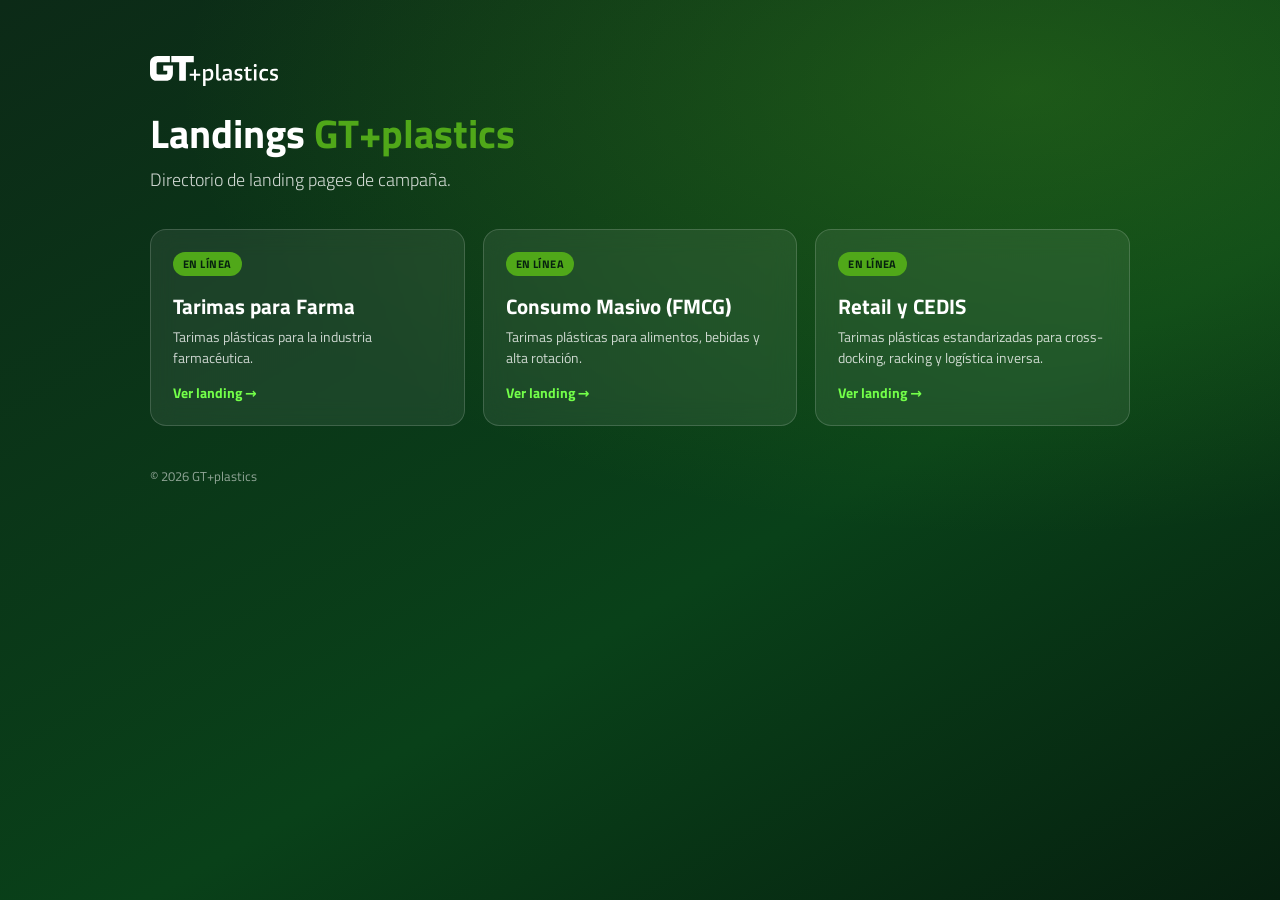
<file: index.html>
<!DOCTYPE html>
<html lang="es-MX">
<head>
<meta charset="UTF-8">
<meta name="viewport" content="width=device-width, initial-scale=1.0">
<title>Landings | GT+plastics</title>
<meta name="robots" content="noindex">
<link rel="icon" type="image/svg+xml" href="farma/assets/favicon.svg">
<link rel="preconnect" href="https://fonts.googleapis.com">
<link rel="preconnect" href="https://fonts.gstatic.com" crossorigin>
<link href="https://fonts.googleapis.com/css2?family=Titillium+Web:wght@300;400;600;700&display=swap" rel="stylesheet">
<style>
  :root { --verde-osc:#094119; --verde-med:#245D38; --acento:#50A819; --lima:#73FF49; }
  * { box-sizing: border-box; margin: 0; padding: 0; }
  body {
    font-family: "Titillium Web", system-ui, sans-serif;
    color: #fff; min-height: 100vh;
    background:
      radial-gradient(120% 90% at 80% 10%, rgba(80,168,25,.28), transparent 55%),
      linear-gradient(150deg, #0c2a17 0%, #094119 60%, #06200f 100%);
    display: flex; flex-direction: column; align-items: center;
    padding: 56px 20px;
  }
  .wrap { width: 100%; max-width: 980px; }
  header { display: flex; align-items: center; gap: 16px; margin-bottom: 8px; }
  header img { height: 30px; }
  h1 { font-size: clamp(26px, 5vw, 40px); font-weight: 700; margin-top: 26px; line-height: 1.1; }
  h1 .hl { color: var(--acento); }
  .sub { font-weight: 300; font-size: 18px; color: rgba(255,255,255,.8); margin: 10px 0 36px; }
  .grid { display: grid; gap: 18px; grid-template-columns: 1fr; }
  @media (min-width: 720px) { .grid { grid-template-columns: repeat(3, 1fr); } }
  .card {
    display: flex; flex-direction: column; justify-content: space-between;
    min-height: 180px; padding: 22px;
    border-radius: 16px; text-decoration: none; color: #fff;
    background: rgba(255,255,255,.07);
    border: 1px solid rgba(255,255,255,.16);
    backdrop-filter: blur(12px); -webkit-backdrop-filter: blur(12px);
    transition: transform .2s ease, border-color .2s ease, box-shadow .2s ease;
  }
  .card--live:hover { transform: translateY(-4px); border-color: var(--acento); box-shadow: 0 0 26px rgba(80,168,25,.3); }
  .card--soon { opacity: .55; cursor: default; }
  .tag { display: inline-block; font-size: 11px; font-weight: 700; letter-spacing: .04em; text-transform: uppercase;
         padding: 4px 10px; border-radius: 20px; align-self: flex-start; }
  .tag--live { background: var(--acento); color: #06200f; }
  .tag--soon { background: rgba(255,255,255,.14); color: rgba(255,255,255,.8); border: 1px solid rgba(255,255,255,.2); }
  .card h2 { font-size: 21px; font-weight: 700; margin: 14px 0 4px; }
  .card p { font-size: 14px; color: rgba(255,255,255,.78); }
  .go { margin-top: 14px; font-weight: 700; color: var(--lima); font-size: 14px; }
  footer { margin-top: 40px; font-size: 13px; color: rgba(255,255,255,.55); }
</style>
</head>
<body>
  <div class="wrap">
    <header>
      <img src="farma/assets/logo-gtplastics-blanco.svg" alt="GT+plastics">
    </header>
    <h1>Landings <span class="hl">GT+plastics</span></h1>
    <p class="sub">Directorio de landing pages de campaña.</p>

    <div class="grid">
      <a class="card card--live" href="farma/">
        <span class="tag tag--live">En línea</span>
        <div>
          <h2>Tarimas para Farma</h2>
          <p>Tarimas plásticas para la industria farmacéutica.</p>
        </div>
        <span class="go">Ver landing →</span>
      </a>

      <a class="card card--live" href="fmcg/">
        <span class="tag tag--live">En línea</span>
        <div>
          <h2>Consumo Masivo (FMCG)</h2>
          <p>Tarimas plásticas para alimentos, bebidas y alta rotación.</p>
        </div>
        <span class="go">Ver landing →</span>
      </a>

      <a class="card card--live" href="retail/">
        <span class="tag tag--live">En línea</span>
        <div>
          <h2>Retail y CEDIS</h2>
          <p>Tarimas plásticas estandarizadas para cross-docking, racking y logística inversa.</p>
        </div>
        <span class="go">Ver landing →</span>
      </a>
    </div>

    <footer>© <span id="y">2026</span> GT+plastics</footer>
  </div>
  <script>document.getElementById('y').textContent = new Date().getFullYear();</script>
</body>
</html>
</file>
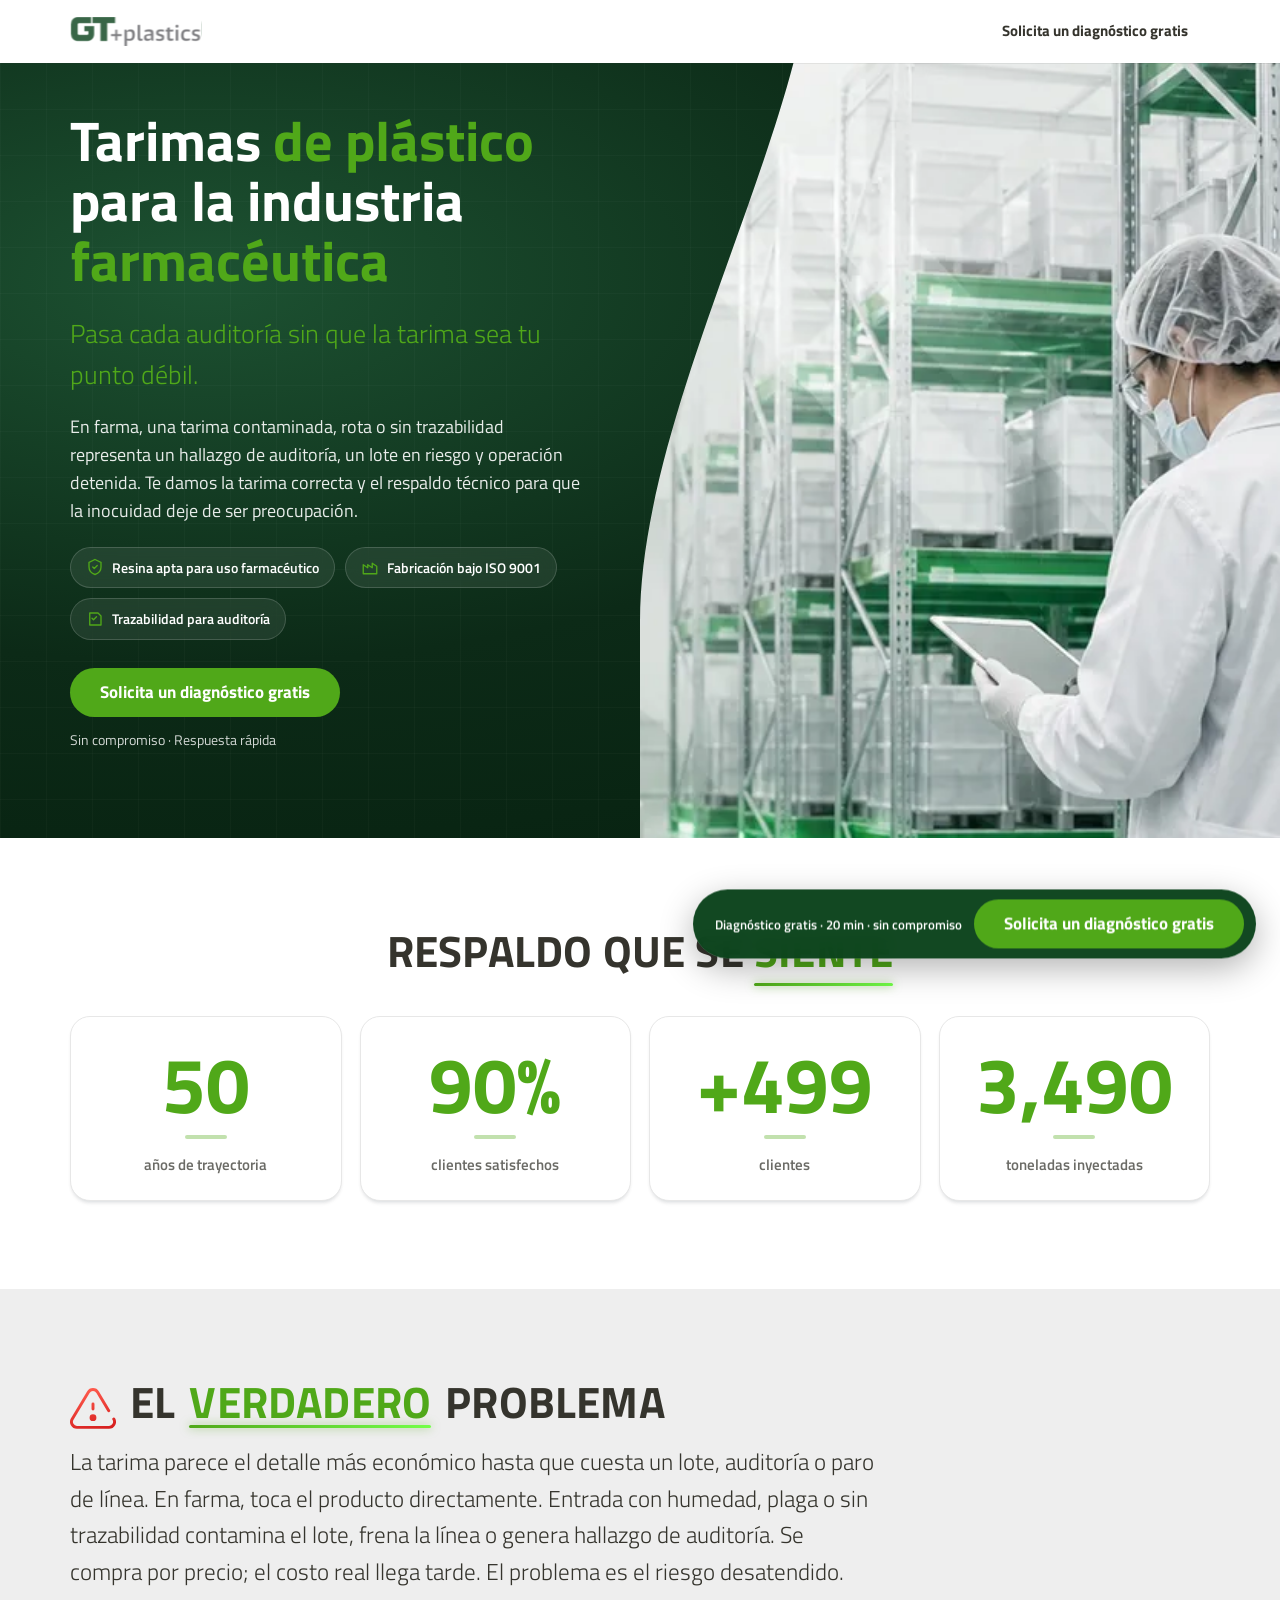
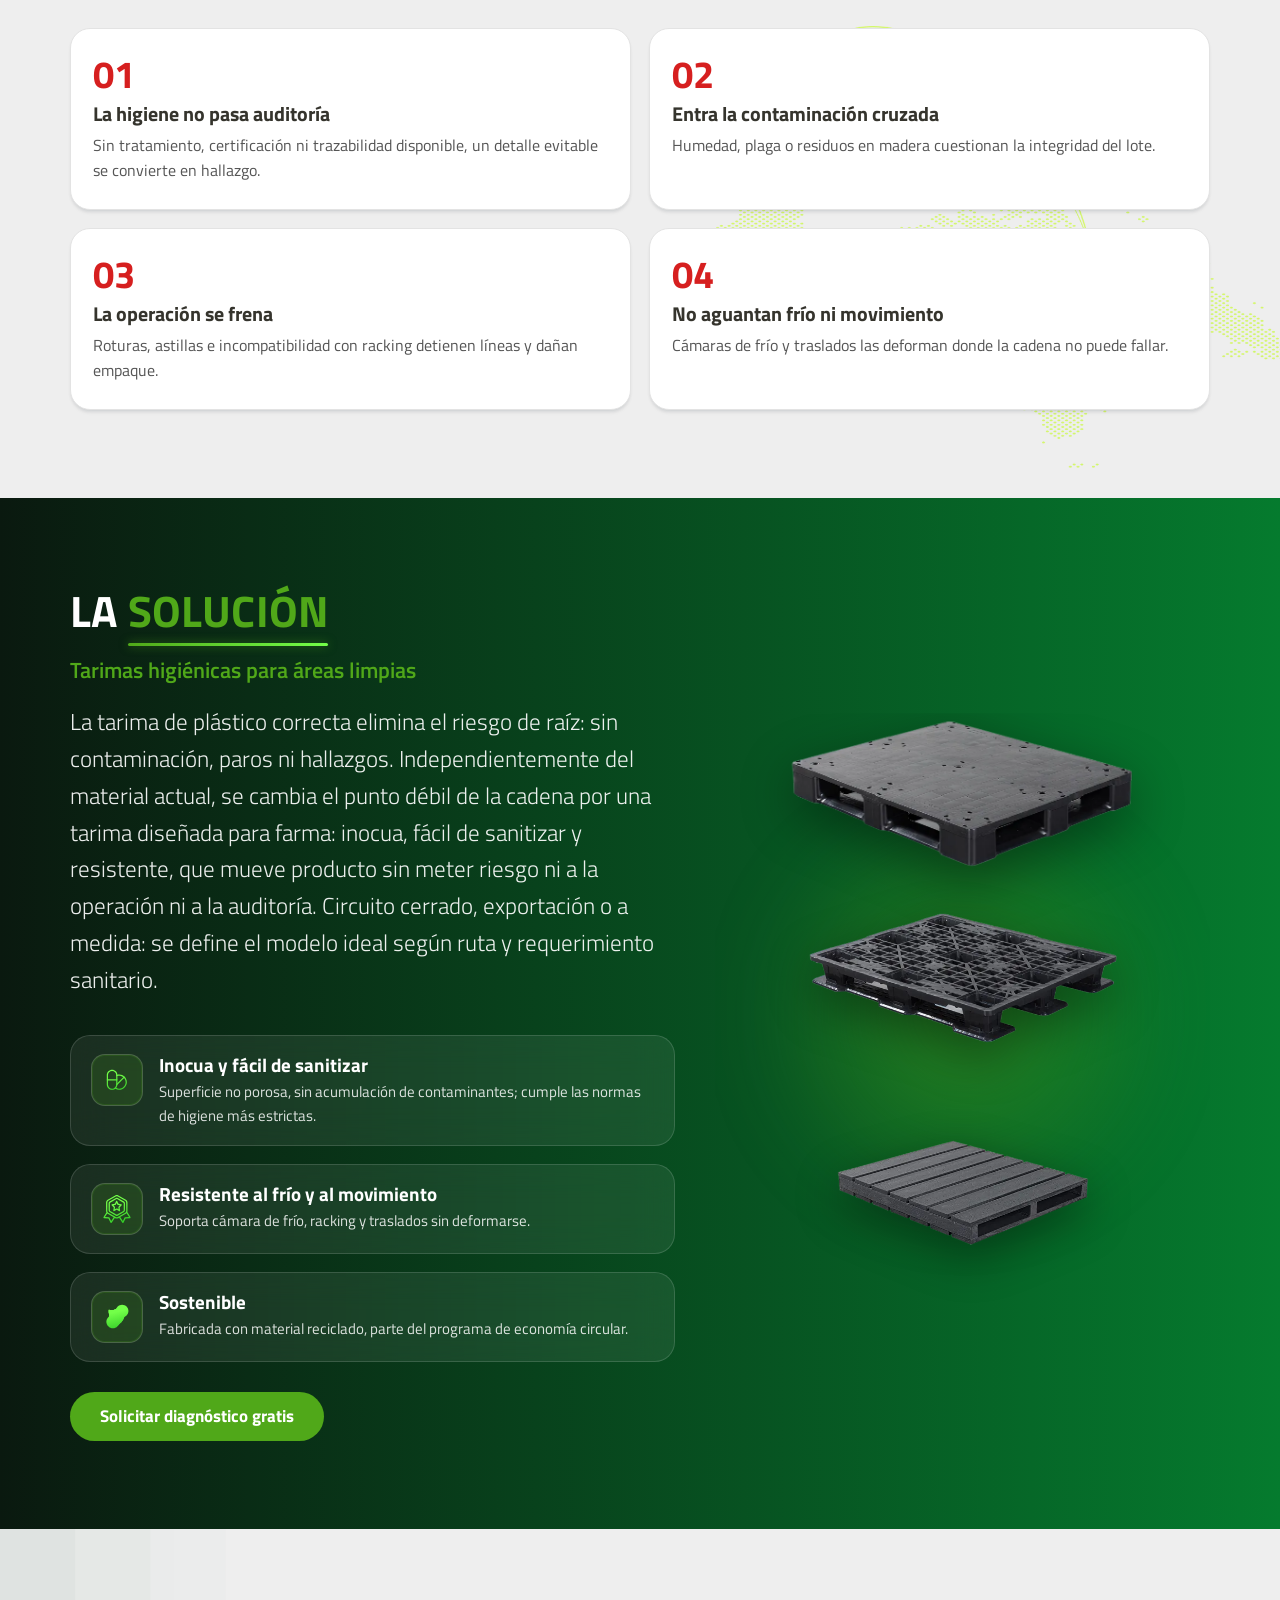
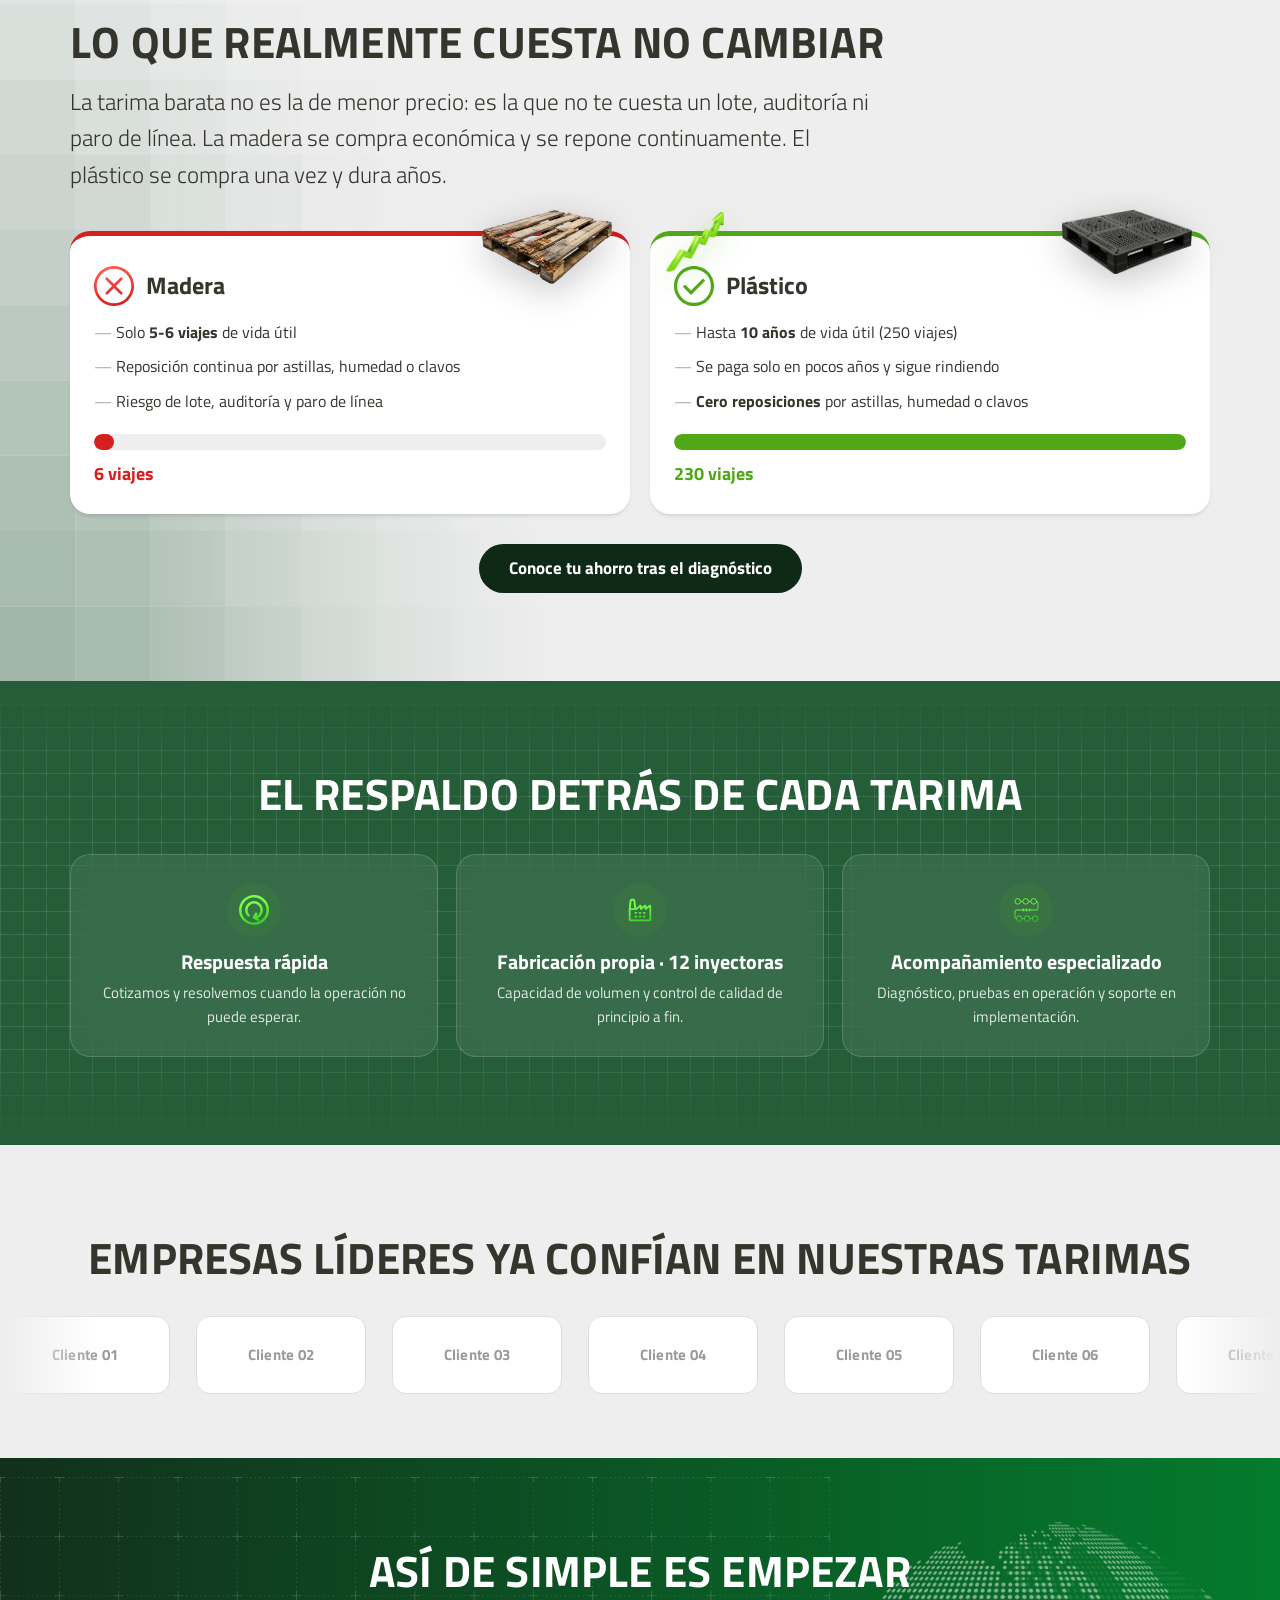
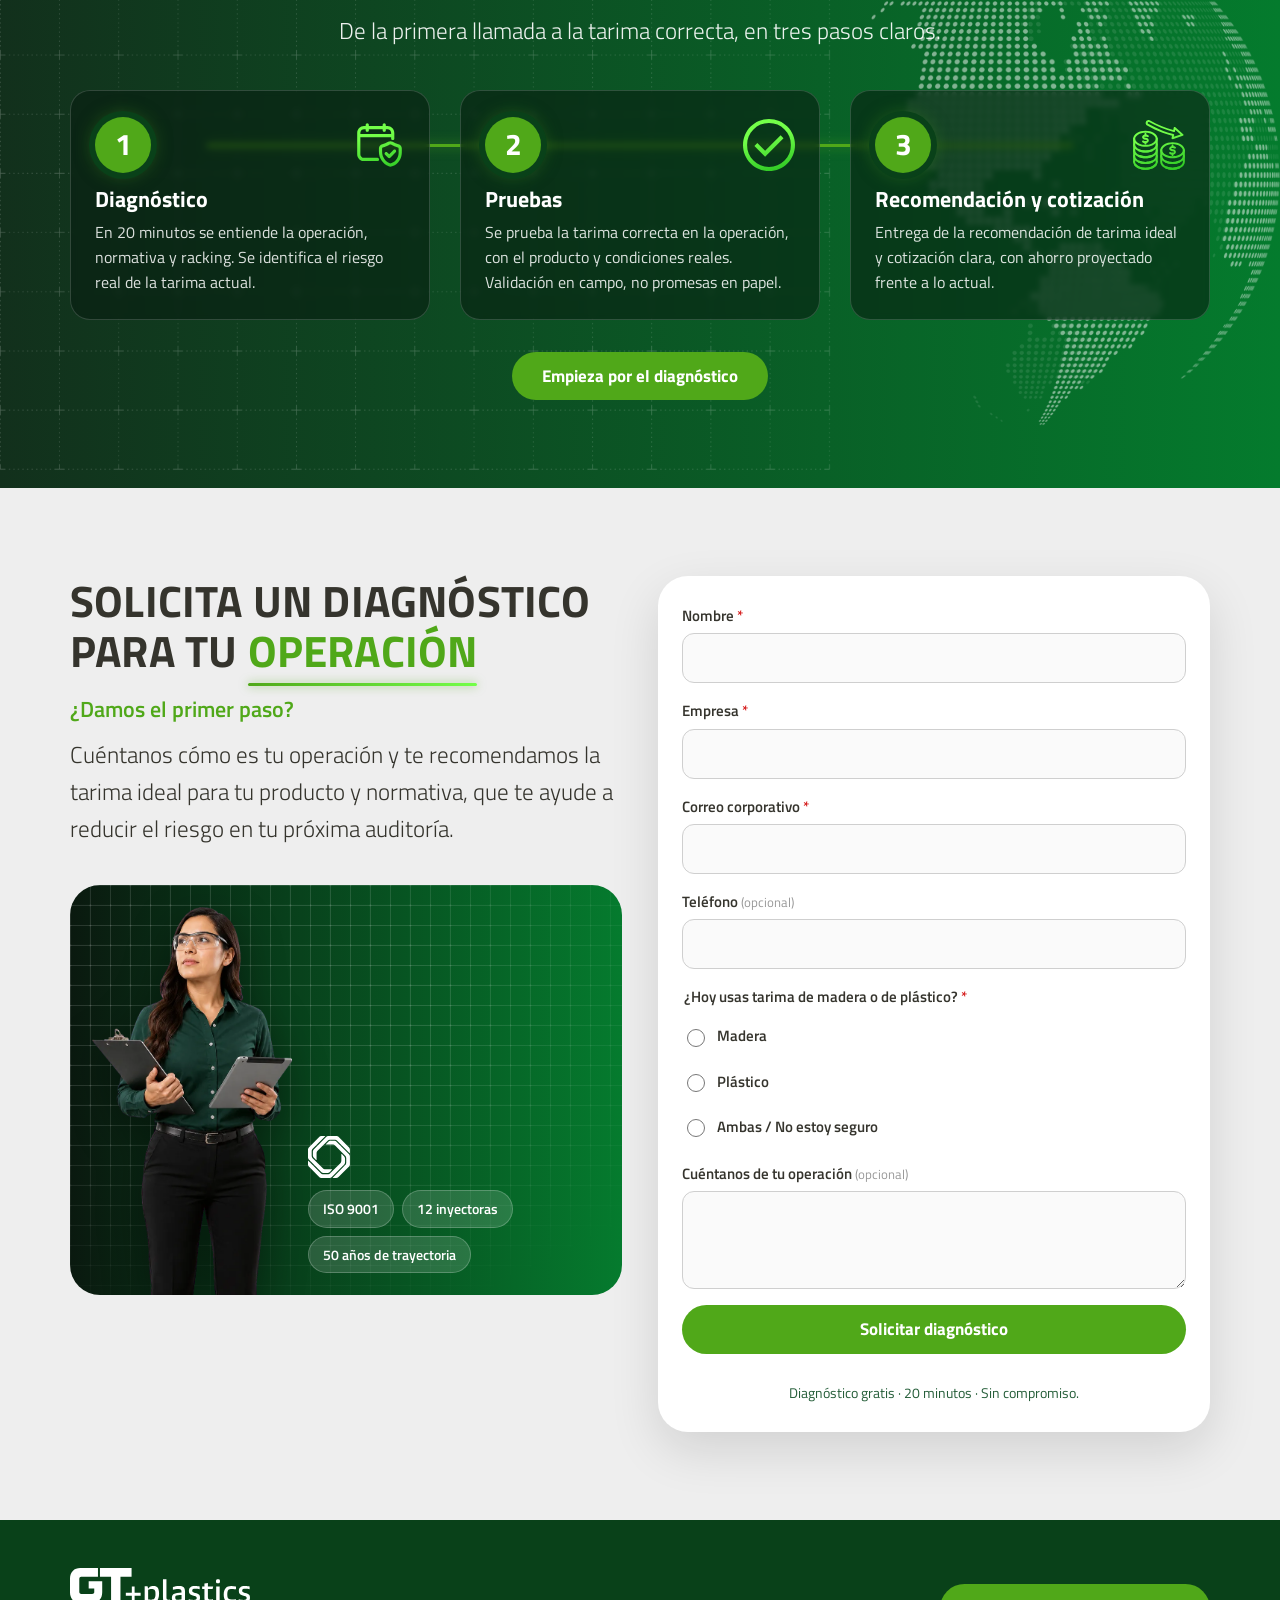
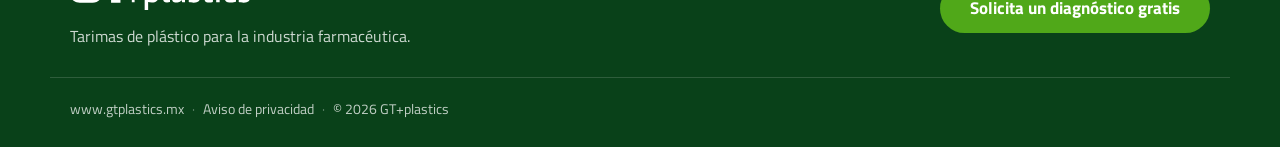
<file: farma/index.html>
<!DOCTYPE html>
<html lang="es-MX">
<head>
<meta charset="UTF-8">
<meta name="viewport" content="width=device-width, initial-scale=1.0">

<!-- SEO -->
<title>Tarimas de Plástico para Farma | GT+plastics</title>
<meta name="description" content="Tarimas plásticas para farma: inocuas, fáciles de sanitizar y listas para auditoría. Reduce el riesgo en tu operación. Solicita tu diagnóstico gratis.">
<link rel="canonical" href="https://gtplastics.mx/es/tarimas-plasticas-farmaceutica">

<!-- Open Graph / Twitter -->
<meta property="og:type" content="website">
<meta property="og:title" content="Tarimas de Plástico para Farma | GT+plastics">
<meta property="og:description" content="Tarimas plásticas para farma: inocuas, fáciles de sanitizar y listas para auditoría. Reduce el riesgo en tu operación. Solicita tu diagnóstico gratis.">
<meta property="og:url" content="https://gtplastics.mx/es/tarimas-plasticas-farmaceutica">
<!-- OG image PENDIENTE: arte final. Provisional = banner del design system -->
<meta property="og:image" content="https://gtplastics.mx/assets/og-image.png">
<meta property="og:locale" content="es_MX">
<meta name="twitter:card" content="summary_large_image">

<!-- Favicon (isotipo GT Plastics) -->
<link rel="icon" type="image/svg+xml" href="assets/favicon.svg">

<!-- Fuentes -->
<link rel="preconnect" href="https://fonts.googleapis.com">
<link rel="preconnect" href="https://fonts.gstatic.com" crossorigin>
<link href="https://fonts.googleapis.com/css2?family=Titillium+Web:wght@300;400;600;700&display=swap" rel="stylesheet">

<!-- Estilos -->
<link rel="stylesheet" href="assets/styles.css">

<!-- Preload del hero (LCP): persona farma + tarima en composición -->
<link rel="preload" as="image" href="assets/hero-scene.webp" type="image/webp">

<!-- Schema JSON-LD: Organization + Service -->
<script type="application/ld+json">
{
  "@context": "https://schema.org",
  "@graph": [
    {
      "@type": "Organization",
      "name": "GT+plastics",
      "url": "https://gtplastics.mx",
      "logo": "https://gtplastics.mx/assets/logo-header.svg"
    },
    {
      "@type": "Service",
      "name": "Diagnóstico de tarimas para farma",
      "serviceType": "Tarimas de plástico para la industria farmacéutica",
      "provider": { "@type": "Organization", "name": "GT+plastics" },
      "areaServed": { "@type": "Country", "name": "México" }
    }
  ]
}
</script>
</head>
<body>

<!-- ============ HEADER (sticky, SIEMPRE blanco sólido, solo logo + CTA) ============ -->
<header class="site-header" id="site-header">
  <div class="container header-inner">
    <a href="#top" class="header-logo" aria-label="GT+plastics — inicio">
      <img src="assets/logo-header.svg" alt="GT+plastics" width="132" height="29" decoding="async">
    </a>
    <a href="#diagnostico" class="btn btn--pill btn--header js-cta"><span class="btn--header__full">Solicita un diagnóstico gratis</span><span class="btn--header__short">Diagnóstico gratis</span></a>
  </div>
</header>

<main id="top">

  <!-- ===================== 1. HERO (Attention) — OSCURO ===================== -->
  <section class="hero section--dark" id="hero">
    <span class="hero__grid-tex" aria-hidden="true"></span>
    <svg class="hero__clipdef" width="0" height="0" aria-hidden="true"><defs>
      <clipPath id="heroCut" clipPathUnits="objectBoundingBox">
        <path d="M0.62,0 L1,0 L1,1 L0.50,1 L0.50,0.72 C0.50,0.50 0.585,0.22 0.62,0 Z"/>
      </clipPath>
    </defs></svg>
    <picture class="hero__bgphoto">
      <source srcset="assets/hero-scene.webp" type="image/webp">
      <img src="assets/hero-scene.jpg" alt="Sala limpia farmacéutica con tarimas de plástico GT y personal de calidad" decoding="async" fetchpriority="high">
    </picture>
    <span class="hero__scrim" aria-hidden="true"></span>
    <div class="container hero__grid">
      <div class="hero__copy reveal">
        <!-- H1 semántico con keyword completa; display resalta FARMACÉUTICA -->
        <h1 class="hero__title">
          Tarimas <span class="hl">de plástico</span> para la industria <span class="hl">farmacéutica</span>
        </h1>
        <p class="hero__lead">Pasa cada auditoría sin que la tarima sea tu punto débil.</p>
        <p class="hero__body">
          En farma, una tarima contaminada, rota o sin trazabilidad representa un hallazgo de
          auditoría, un lote en riesgo y operación detenida. Te damos la tarima correcta y el
          respaldo técnico para que la inocuidad deje de ser preocupación.
        </p>

        <ul class="badges" aria-label="Respaldos">
          <li class="badge">
            <svg class="badge__ico" viewBox="0 0 24 24" aria-hidden="true"><path d="M12 2l8 4v6c0 5-3.4 8.4-8 10-4.6-1.6-8-5-8-10V6l8-4z" fill="none" stroke="currentColor" stroke-width="1.8"/><path d="M9 12l2 2 4-4" fill="none" stroke="currentColor" stroke-width="1.8" stroke-linecap="round" stroke-linejoin="round"/></svg>
            Resina apta para uso farmacéutico
          </li>
          <li class="badge">
            <svg class="badge__ico" viewBox="0 0 24 24" aria-hidden="true"><path d="M3 21V9l6 4V9l6 4V7l6 4v10z" fill="none" stroke="currentColor" stroke-width="1.8" stroke-linejoin="round"/></svg>
            Fabricación bajo ISO 9001
          </li>
          <li class="badge">
            <svg class="badge__ico" viewBox="0 0 24 24" aria-hidden="true"><path d="M5 4h11l4 4v12H5z" fill="none" stroke="currentColor" stroke-width="1.8" stroke-linejoin="round"/><path d="M8 11l2 2 4-4" fill="none" stroke="currentColor" stroke-width="1.8" stroke-linecap="round" stroke-linejoin="round"/></svg>
            Trazabilidad para auditoría
          </li>
        </ul>

        <div class="hero__cta">
          <a href="#diagnostico" class="btn btn--pill btn--lima js-cta">Solicita un diagnóstico gratis</a>
          <!-- microcopy nuevo — confirmar -->
          <p class="cta-micro">Sin compromiso · Respuesta rápida</p>
        </div>
      </div>

    </div>
  </section>

  <!-- ===================== 2. STATS (Interest) — CLARO (rompe la adyacencia verde-sobre-verde) ===================== -->
  <section class="stats section--light" aria-labelledby="stats-title">
    <div class="container">
      <h2 id="stats-title" class="section-title section-title--center reveal">RESPALDO QUE SE <span class="hl">SIENTE</span></h2>
      <ul class="stats__grid">
        <li class="stat reveal">
          <span class="stat__num" data-count="50" data-suffix="">0</span>
          <span class="stat__label">años de trayectoria</span>
        </li>
        <li class="stat reveal">
          <span class="stat__num" data-count="90" data-suffix="%">0</span>
          <span class="stat__label">clientes satisfechos</span>
        </li>
        <li class="stat reveal">
          <span class="stat__num" data-count="500" data-prefix="+">0</span>
          <span class="stat__label">clientes</span>
        </li>
        <li class="stat reveal">
          <span class="stat__num" data-count="3500" data-format="thousands">0</span>
          <span class="stat__label">toneladas inyectadas</span>
        </li>
        <!-- PENDIENTE (confirmar con cliente): % tarimas recicladas · nº industrias · nº países.
             No se publican hasta confirmar (regla del blueprint M2). -->
      </ul>
    </div>
  </section>

  <!-- ===================== 3. DOLOR (Interest/Desire) — CLARO ===================== -->
  <section class="pain section--light" aria-labelledby="pain-title">
    <div class="container">
      <h2 id="pain-title" class="section-title section-title--icon reveal">
        <span class="section-title__ico" aria-hidden="true"><i class="fig-ico fig-ico--red" style="--ic:url('figma-icons/icono-lineal-09.svg')"></i></span>
        EL <span class="hl">VERDADERO</span> PROBLEMA
      </h2>
      <p class="lead reveal">
        La tarima parece el detalle más económico hasta que cuesta un lote, auditoría o paro de línea.
        En farma, toca el producto directamente. Entrada con humedad, plaga o sin trazabilidad contamina
        el lote, frena la línea o genera hallazgo de auditoría. Se compra por precio; el costo real llega
        tarde. El problema es el riesgo desatendido.
      </p>

      <div class="cards cards--4">
        <article class="pain-card reveal">
          <span class="pain-card__num">01</span>
          <h3 class="pain-card__title">La higiene no pasa auditoría</h3>
          <p>Sin tratamiento, certificación ni trazabilidad disponible, un detalle evitable se convierte en hallazgo.</p>
        </article>
        <article class="pain-card reveal">
          <span class="pain-card__num">02</span>
          <h3 class="pain-card__title">Entra la contaminación cruzada</h3>
          <p>Humedad, plaga o residuos en madera cuestionan la integridad del lote.</p>
        </article>
        <article class="pain-card reveal">
          <span class="pain-card__num">03</span>
          <h3 class="pain-card__title">La operación se frena</h3>
          <p>Roturas, astillas e incompatibilidad con racking detienen líneas y dañan empaque.</p>
        </article>
        <article class="pain-card reveal">
          <span class="pain-card__num">04</span>
          <h3 class="pain-card__title">No aguantan frío ni movimiento</h3>
          <p>Cámaras de frío y traslados las deforman donde la cadena no puede fallar.</p>
        </article>
      </div>
    </div>
  </section>

  <!-- ===================== 4. SOLUCIÓN (Desire) — OSCURO ===================== -->
  <section class="solution section--grad2" aria-labelledby="sol-title">
    <div class="container solution__grid">
      <div class="solution__copy">
        <h2 id="sol-title" class="section-title reveal">LA <span class="hl">SOLUCIÓN</span></h2>
        <p class="section-subtitle reveal">Tarimas higiénicas para áreas limpias</p>
        <p class="lead lead--on-dark reveal">
          La tarima de plástico correcta elimina el riesgo de raíz: sin contaminación, paros ni hallazgos.
          Independientemente del material actual, se cambia el punto débil de la cadena por una tarima
          diseñada para farma: inocua, fácil de sanitizar y resistente, que mueve producto sin meter riesgo
          ni a la operación ni a la auditoría. Circuito cerrado, exportación o a medida: se define el modelo
          ideal según ruta y requerimiento sanitario.
        </p>

        <div class="benefits">
          <article class="benefit reveal">
            <span class="benefit__ico benefit__ico--figma" aria-hidden="true">
              <i style="--ic:url('figma-icons/icono-medicina.svg')"></i>
            </span>
            <div>
              <h3 class="benefit__title">Inocua y fácil de sanitizar</h3>
              <p>Superficie no porosa, sin acumulación de contaminantes; cumple las normas de higiene más estrictas.</p>
            </div>
          </article>
          <article class="benefit reveal">
            <span class="benefit__ico benefit__ico--figma" aria-hidden="true">
              <i style="--ic:url('figma-icons/icono-lineal-05.svg')"></i>
            </span>
            <div>
              <h3 class="benefit__title">Resistente al frío y al movimiento</h3>
              <p>Soporta cámara de frío, racking y traslados sin deformarse.</p>
            </div>
          </article>
          <article class="benefit reveal">
            <span class="benefit__ico benefit__ico--figma" aria-hidden="true">
              <i style="--ic:url('figma-icons/icono-iluminado-principal.svg')"></i>
            </span>
            <div>
              <h3 class="benefit__title">Sostenible</h3>
              <p>Fabricada con material reciclado, parte del programa de economía circular.</p>
            </div>
          </article>
        </div>

        <a href="#diagnostico" class="btn btn--pill btn--lima js-cta reveal">Solicitar diagnóstico gratis</a>
      </div>

      <div class="solution__visual reveal-img" aria-hidden="false">
        <figure class="tarima-stack">
          <picture>
            <source srcset="assets/tarima-cerrada.webp" type="image/webp">
            <img src="assets/tarima-cerrada.png" alt="Tarima plástica cerrada para circuito cerrado e higiene" width="360" height="270" loading="lazy" decoding="async">
          </picture>
          <picture>
            <source srcset="assets/tarima-calada.webp" type="image/webp">
            <img src="assets/tarima-calada.png" alt="Tarima plástica calada con traversa para exportación" width="360" height="270" loading="lazy" decoding="async">
          </picture>
          <picture>
            <source srcset="assets/tarima-eco.webp" type="image/webp">
            <img src="assets/tarima-eco.png" alt="Ecotarima de plástico reciclado, opción sostenible y a medida" width="360" height="270" loading="lazy" decoding="async">
          </picture>
        </figure>
      </div>
    </div>
  </section>

  <!-- ===================== 5. ROI (Desire) — CLARO ===================== -->
  <section class="roi section--light" aria-labelledby="roi-title">
    <div class="container">
      <h2 id="roi-title" class="section-title reveal">LO QUE REALMENTE CUESTA NO CAMBIAR</h2>
      <p class="lead reveal">
        La tarima barata no es la de menor precio: es la que no te cuesta un lote, auditoría ni paro de
        línea. La madera se compra económica y se repone continuamente. El plástico se compra una vez y dura años.
      </p>

      <div class="roi__compare">
        <div class="roi-col roi-col--bad reveal">
          <!-- Tarima de madera real (refuerzo visual del problema) -->
          <picture class="roi-col__pallet" aria-hidden="true">
            <source srcset="assets/object-wood-pallet.webp" type="image/webp">
            <img src="assets/object-wood-pallet.png" alt="" width="160" height="92" loading="lazy" decoding="async">
          </picture>
          <h3 class="roi-col__head">
            <!-- Tache: ícono del Figma (icono-tacha) en rojo -->
            <span class="mark mark--fig" aria-hidden="true"><i class="fig-ico fig-ico--red" style="--ic:url('figma-icons/icono-tacha.svg')"></i></span>
            Madera
          </h3>
          <ul class="roi-list">
            <li>Solo <strong>5-6 viajes</strong> de vida útil</li>
            <li>Reposición continua por astillas, humedad o clavos</li>
            <li>Riesgo de lote, auditoría y paro de línea</li>
          </ul>
          <div class="roi-bar" aria-hidden="true"><span class="roi-bar__fill roi-bar__fill--wood" data-bar="6"></span></div>
          <p class="roi-bar__cap"><span class="roi-bar__cap-num" data-count="6">0</span> viajes</p>
        </div>

        <div class="roi-col roi-col--good reveal">
          <!-- Flecha de crecimiento 3D (ahorro/ROI a favor del plástico) -->
          <picture class="roi-col__growth float" aria-hidden="true">
            <source srcset="assets/icon-flecha-crecimiento.webp" type="image/webp">
            <img src="assets/icon-flecha-crecimiento.png" alt="" width="64" height="64" loading="lazy" decoding="async">
          </picture>
          <!-- Tarima de plástico real (refuerzo visual de la solución) -->
          <picture class="roi-col__pallet" aria-hidden="true">
            <source srcset="assets/object-plastic-pallet.webp" type="image/webp">
            <img src="assets/object-plastic-pallet.png" alt="" width="160" height="79" loading="lazy" decoding="async">
          </picture>
          <h3 class="roi-col__head">
            <!-- Palomita: ícono del Figma (icono-lineal-01) en verde -->
            <span class="mark mark--fig" aria-hidden="true"><i class="fig-ico fig-ico--green" style="--ic:url('figma-icons/icono-lineal-01.svg')"></i></span>
            Plástico
          </h3>
          <ul class="roi-list">
            <li>Hasta <strong>10 años</strong> de vida útil (250 viajes)</li>
            <li>Se paga solo en pocos años y sigue rindiendo</li>
            <li><strong>Cero reposiciones</strong> por astillas, humedad o clavos</li>
          </ul>
          <div class="roi-bar" aria-hidden="true"><span class="roi-bar__fill roi-bar__fill--plastic" data-bar="250"></span></div>
          <p class="roi-bar__cap"><span class="roi-bar__cap-num" data-count="250">0</span> viajes</p>
        </div>
      </div>

      <div class="roi__cta reveal">
        <a href="#diagnostico" class="btn btn--pill btn--dark js-cta">Conoce tu ahorro tras el diagnóstico</a>
      </div>
    </div>
  </section>

  <!-- ===================== 6. RESPALDO DE FÁBRICA (Desire) — OSCURO ===================== -->
  <section class="backing section--dark-medium has-grid" aria-labelledby="back-title">
    <span class="section-grid" aria-hidden="true"></span>
    <div class="container">
      <h2 id="back-title" class="section-title section-title--center reveal">EL RESPALDO DETRÁS DE CADA TARIMA</h2>
      <div class="cards cards--3">
        <article class="glass-card reveal">
          <span class="glass-card__ico glass-card__ico--fig" aria-hidden="true"><i class="fig-ico" style="--ic:url('figma-icons/icono-lineal-03.svg')"></i></span>
          <h3 class="glass-card__title">Respuesta rápida</h3>
          <p>Cotizamos y resolvemos cuando la operación no puede esperar.</p>
        </article>
        <article class="glass-card reveal">
          <span class="glass-card__ico glass-card__ico--fig" aria-hidden="true"><i class="fig-ico" style="--ic:url('figma-icons/icono-fabrica.svg')"></i></span>
          <h3 class="glass-card__title">Fabricación propia · 12 inyectoras</h3>
          <p>Capacidad de volumen y control de calidad de principio a fin.</p>
        </article>
        <article class="glass-card reveal">
          <span class="glass-card__ico glass-card__ico--fig" aria-hidden="true"><i class="fig-ico" style="--ic:url('figma-icons/icono-linea.svg')"></i></span>
          <h3 class="glass-card__title">Acompañamiento especializado</h3>
          <p>Diagnóstico, pruebas en operación y soporte en implementación.</p>
        </article>
      </div>
    </div>
  </section>

  <!-- ===================== 7. CLIENTES (Desire / prueba social) — CLARO ===================== -->
  <section class="clients section--light" aria-labelledby="clients-title">
    <div class="container">
      <h2 id="clients-title" class="section-title section-title--center reveal">Empresas líderes ya confían en nuestras tarimas</h2>
    </div>
    <!-- PLACEHOLDER: logos de clientes reales (6-10) PENDIENTES de confirmar con cliente.
         Marquee con slots en gris hasta recibirlos. -->
    <div class="marquee" aria-label="Clientes (logos de muestra — pendientes de confirmar)">
      <div class="marquee__track">
        <span class="logo-slot">Cliente 01</span>
        <span class="logo-slot">Cliente 02</span>
        <span class="logo-slot">Cliente 03</span>
        <span class="logo-slot">Cliente 04</span>
        <span class="logo-slot">Cliente 05</span>
        <span class="logo-slot">Cliente 06</span>
        <span class="logo-slot">Cliente 07</span>
        <span class="logo-slot">Cliente 08</span>
        <!-- duplicado para loop continuo -->
        <span class="logo-slot" aria-hidden="true">Cliente 01</span>
        <span class="logo-slot" aria-hidden="true">Cliente 02</span>
        <span class="logo-slot" aria-hidden="true">Cliente 03</span>
        <span class="logo-slot" aria-hidden="true">Cliente 04</span>
        <span class="logo-slot" aria-hidden="true">Cliente 05</span>
        <span class="logo-slot" aria-hidden="true">Cliente 06</span>
        <span class="logo-slot" aria-hidden="true">Cliente 07</span>
        <span class="logo-slot" aria-hidden="true">Cliente 08</span>
      </div>
    </div>
  </section>

  <!-- ===================== 8. PROCESO (Action) — OSCURO ===================== -->
  <section class="process section--grad1 has-grid" aria-labelledby="proc-title">
    <span class="section-grid" aria-hidden="true"></span>
    <div class="container">
      <h2 id="proc-title" class="section-title section-title--center reveal">ASÍ DE SIMPLE ES EMPEZAR</h2>
      <p class="lead lead--on-dark lead--center reveal">De la primera llamada a la tarima correcta, en tres pasos claros.</p>

      <ol class="steps">
        <li class="step reveal">
          <span class="step__head">
            <span class="step__num">1</span>
            <span class="step__ico" aria-hidden="true"><i class="fig-ico" style="--ic:url('figma-icons/icono-lineal-06.svg')"></i></span>
          </span>
          <h3 class="step__title">Diagnóstico</h3>
          <p>En 20 minutos se entiende la operación, normativa y racking. Se identifica el riesgo real de la tarima actual.</p>
        </li>
        <li class="step reveal">
          <span class="step__head">
            <span class="step__num">2</span>
            <span class="step__ico" aria-hidden="true"><i class="fig-ico" style="--ic:url('figma-icons/icono-lineal-01.svg')"></i></span>
          </span>
          <h3 class="step__title">Pruebas</h3>
          <p>Se prueba la tarima correcta en la operación, con el producto y condiciones reales. Validación en campo, no promesas en papel.</p>
        </li>
        <li class="step reveal">
          <span class="step__head">
            <span class="step__num">3</span>
            <span class="step__ico" aria-hidden="true"><i class="fig-ico" style="--ic:url('figma-icons/icono-lineal-11.svg')"></i></span>
          </span>
          <h3 class="step__title">Recomendación y cotización</h3>
          <p>Entrega de la recomendación de tarima ideal y cotización clara, con ahorro proyectado frente a lo actual.</p>
        </li>
      </ol>

      <div class="process__cta reveal">
        <a href="#diagnostico" class="btn btn--pill btn--lima js-cta">Empieza por el diagnóstico</a>
      </div>
    </div>
  </section>

  <!-- ===================== 9. FORMULARIO (Action) — CLARO ===================== -->
  <section class="form-section section--light" id="diagnostico" aria-labelledby="form-title">
    <div class="container form-grid">
      <div class="form-copy reveal">
        <h2 id="form-title" class="section-title">SOLICITA UN DIAGNÓSTICO PARA TU <span class="hl">OPERACIÓN</span></h2>
        <p class="form-subtitle">¿Damos el primer paso?</p>
        <p class="lead">
          Cuéntanos cómo es tu operación y te recomendamos la tarima ideal para tu producto y normativa,
          que te ayude a reducir el riesgo en tu próxima auditoría.
        </p>

        <!-- Persona real (procurement/QA, camisa verde de marca) sobre panel verde + badges -->
        <div class="form-aside form-aside--person">
          <figure class="form-aside__person">
            <picture>
              <source srcset="assets/person-procurement.webp" type="image/webp">
              <img src="assets/person-procurement.png"
                   alt="Especialista de GT+plastics con tablet y portapapeles, lista para tu diagnóstico"
                   width="240" height="466" loading="lazy" decoding="async">
            </picture>
          </figure>
          <div class="form-aside__body">
            <img src="assets/favicon.svg" alt="" width="42" height="42" class="form-aside__iso" aria-hidden="true">
            <ul class="form-aside__badges">
              <li>ISO 9001</li>
              <li>12 inyectoras</li>
              <li>50 años de trayectoria</li>
            </ul>
          </div>
        </div>
      </div>

      <div class="form-card reveal">
        <!-- HubSpot Portal ID / Form ID PENDIENTE.
             Cuando exista el portal, reemplazar este <form> por el embed de HubSpot.
             El campo de calificación mapea a la propiedad HubSpot: tipo_de_tarima_actual -->
        <form id="diagnostico-form" class="diag-form" novalidate>
          <div class="field">
            <label for="f-nombre">Nombre <span class="req">*</span></label>
            <input type="text" id="f-nombre" name="nombre" autocomplete="name" required>
          </div>
          <div class="field">
            <label for="f-empresa">Empresa <span class="req">*</span></label>
            <input type="text" id="f-empresa" name="empresa" autocomplete="organization" required>
          </div>
          <div class="field">
            <label for="f-email">Correo corporativo <span class="req">*</span></label>
            <input type="email" id="f-email" name="email" autocomplete="email" required>
          </div>
          <div class="field">
            <label for="f-telefono">Teléfono <span class="opt">(opcional)</span></label>
            <input type="tel" id="f-telefono" name="telefono" autocomplete="tel">
          </div>

          <fieldset class="field field--radio">
            <legend>¿Hoy usas tarima de madera o de plástico? <span class="req">*</span></legend>
            <label class="radio"><input type="radio" name="tipo_de_tarima_actual" value="madera" required> Madera</label>
            <label class="radio"><input type="radio" name="tipo_de_tarima_actual" value="plastico"> Plástico</label>
            <label class="radio"><input type="radio" name="tipo_de_tarima_actual" value="ambas_no_seguro"> Ambas / No estoy seguro</label>
          </fieldset>

          <div class="field">
            <label for="f-mensaje">Cuéntanos de tu operación <span class="opt">(opcional)</span></label>
            <textarea id="f-mensaje" name="mensaje" rows="3"></textarea>
          </div>

          <button type="submit" class="btn btn--pill btn--lima btn--block">Solicitar diagnóstico</button>
          <!-- microcopy nuevo — confirmar -->
          <p class="cta-micro cta-micro--dark">Diagnóstico gratis · 20 minutos · Sin compromiso.</p>

          <p class="form-status" id="form-status" role="status" aria-live="polite" hidden></p>
        </form>
      </div>
    </div>
  </section>

</main>

<!-- ===================== FOOTER — OSCURO ===================== -->
<footer class="site-footer section--dark-solid">
  <div class="container footer-grid">
    <div class="footer-brand">
      <!-- Logo GT Plastics en BLANCO (versión del design system) sobre fondo oscuro -->
      <img src="assets/logo-gtplastics-blanco.svg" alt="GT+plastics" width="180" height="42">
      <p class="footer-tagline">Tarimas de plástico para la industria farmacéutica.</p>
    </div>
    <div class="footer-cta">
      <a href="#diagnostico" class="btn btn--pill btn--lima js-cta">Solicita un diagnóstico gratis</a>
    </div>
  </div>
  <div class="container footer-bottom">
    <a href="https://www.gtplastics.mx" class="footer-link">www.gtplastics.mx</a>
    <span class="footer-sep" aria-hidden="true">·</span>
    <!-- Enlace de aviso de privacidad PENDIENTE de URL real -->
    <a href="#" class="footer-link">Aviso de privacidad</a>
    <span class="footer-sep" aria-hidden="true">·</span>
    <span class="footer-copy">© <span id="year">2026</span> GT+plastics</span>
  </div>
</footer>

<!-- Sticky CTA (móvil: barra inferior / desktop: botón flotante) -->
<div class="sticky-cta" id="sticky-cta" hidden>
  <span class="sticky-cta__text">Diagnóstico gratis · 20 min · sin compromiso</span>
  <a href="#diagnostico" class="btn btn--pill btn--lima js-cta">Solicita un diagnóstico gratis</a>
</div>

<script src="assets/script.js" defer></script>
</body>
</html>
</file>
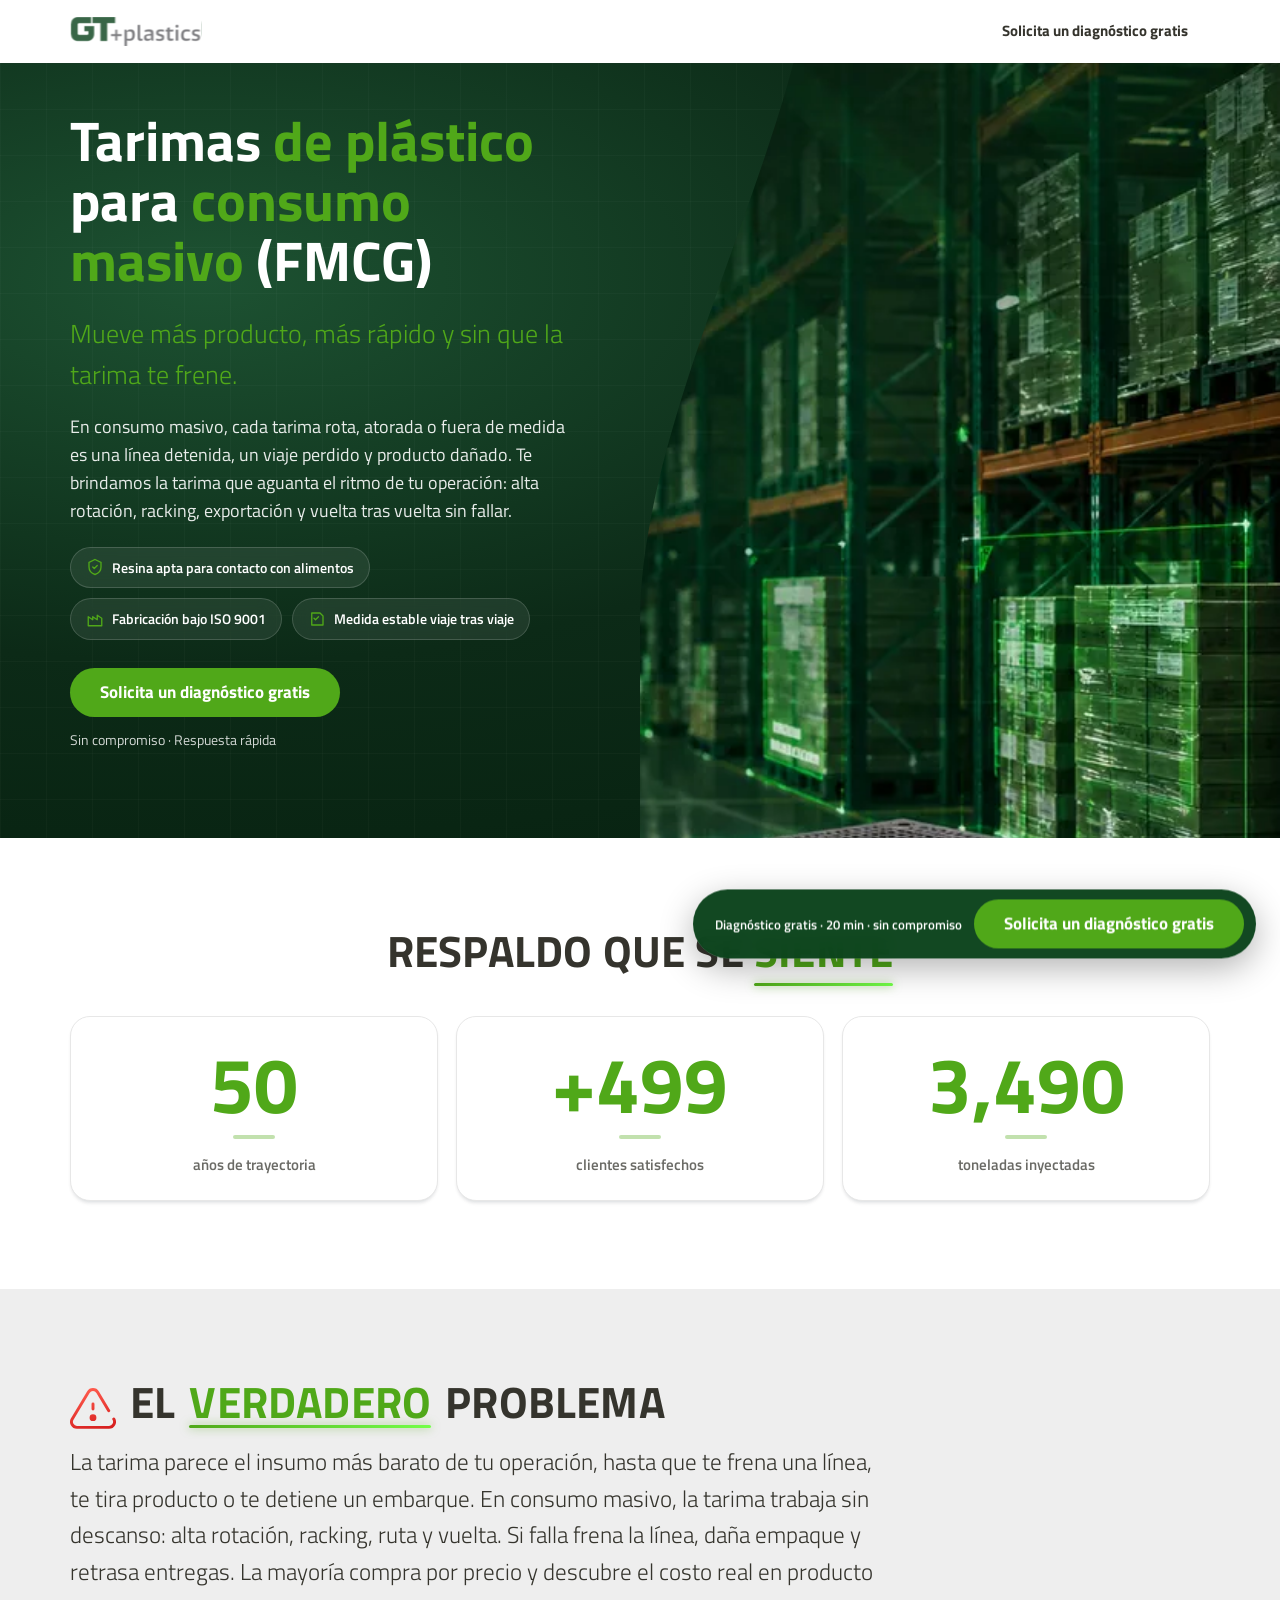
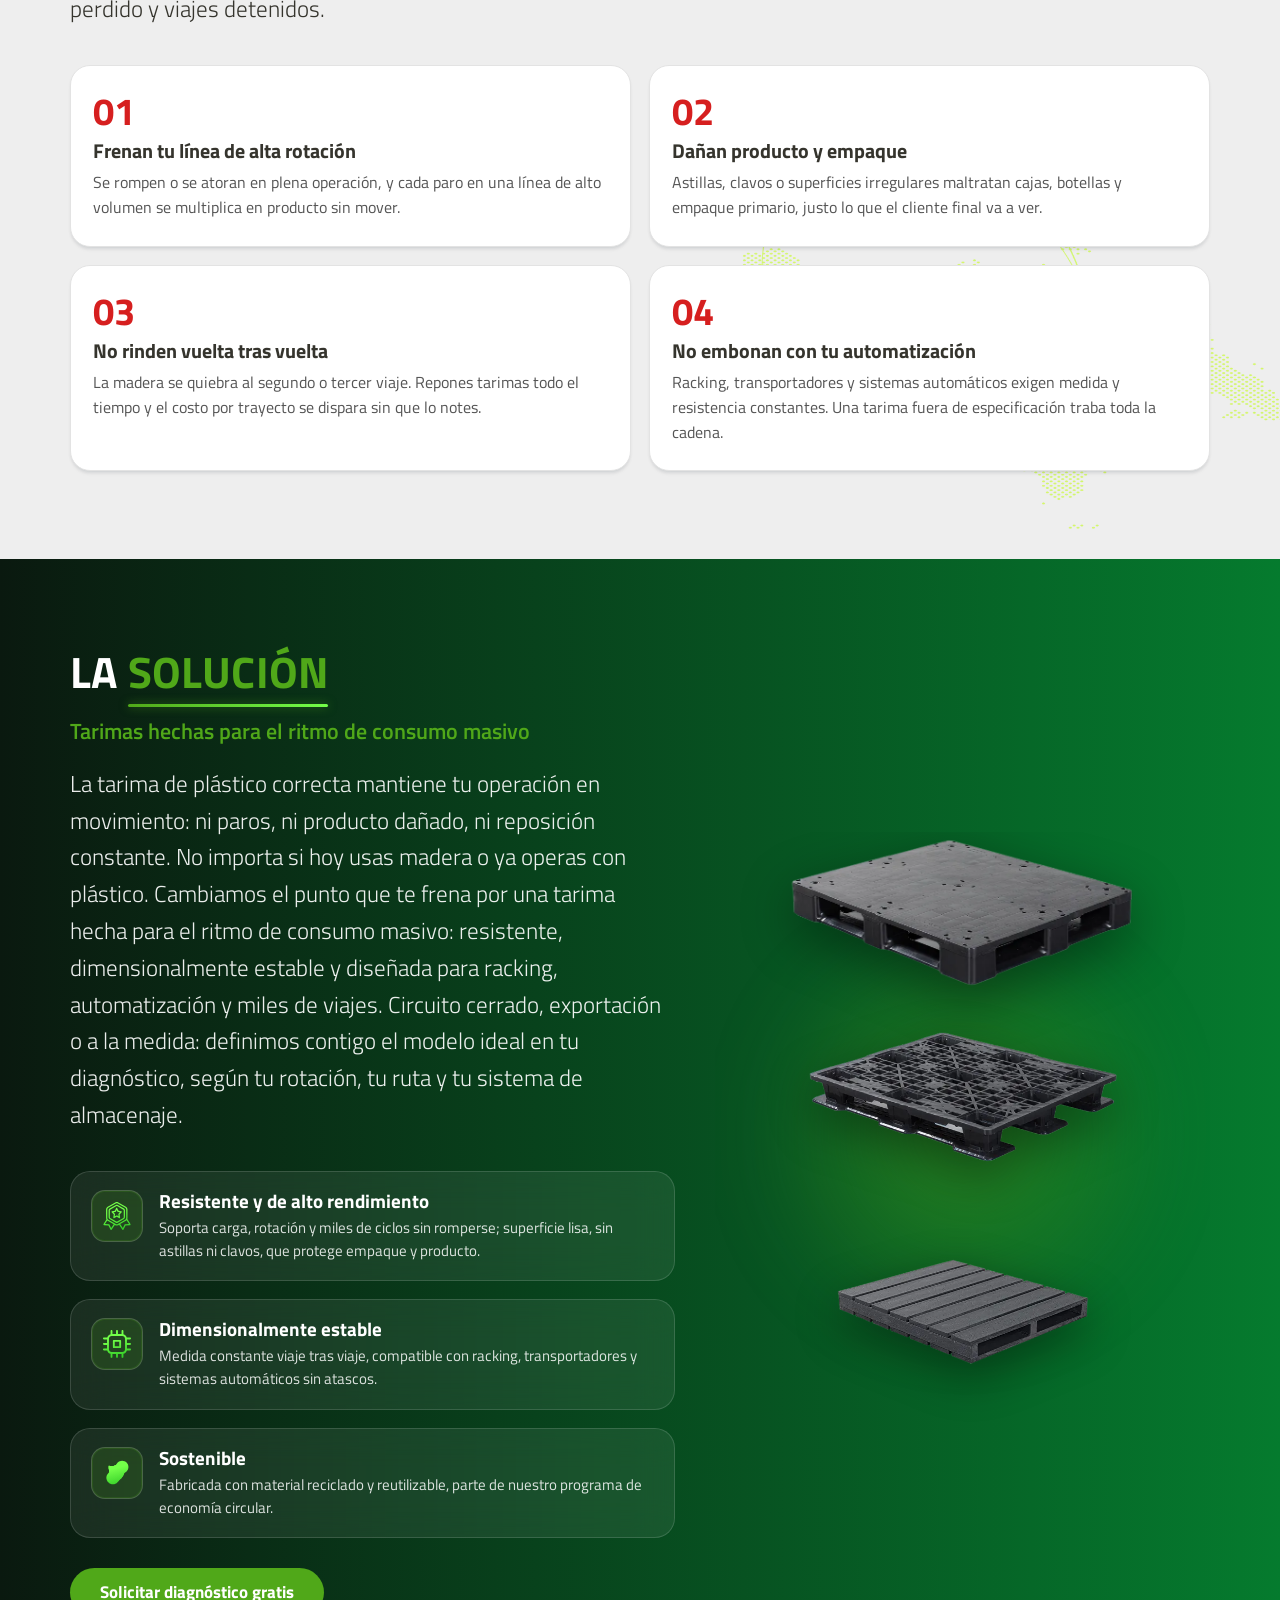
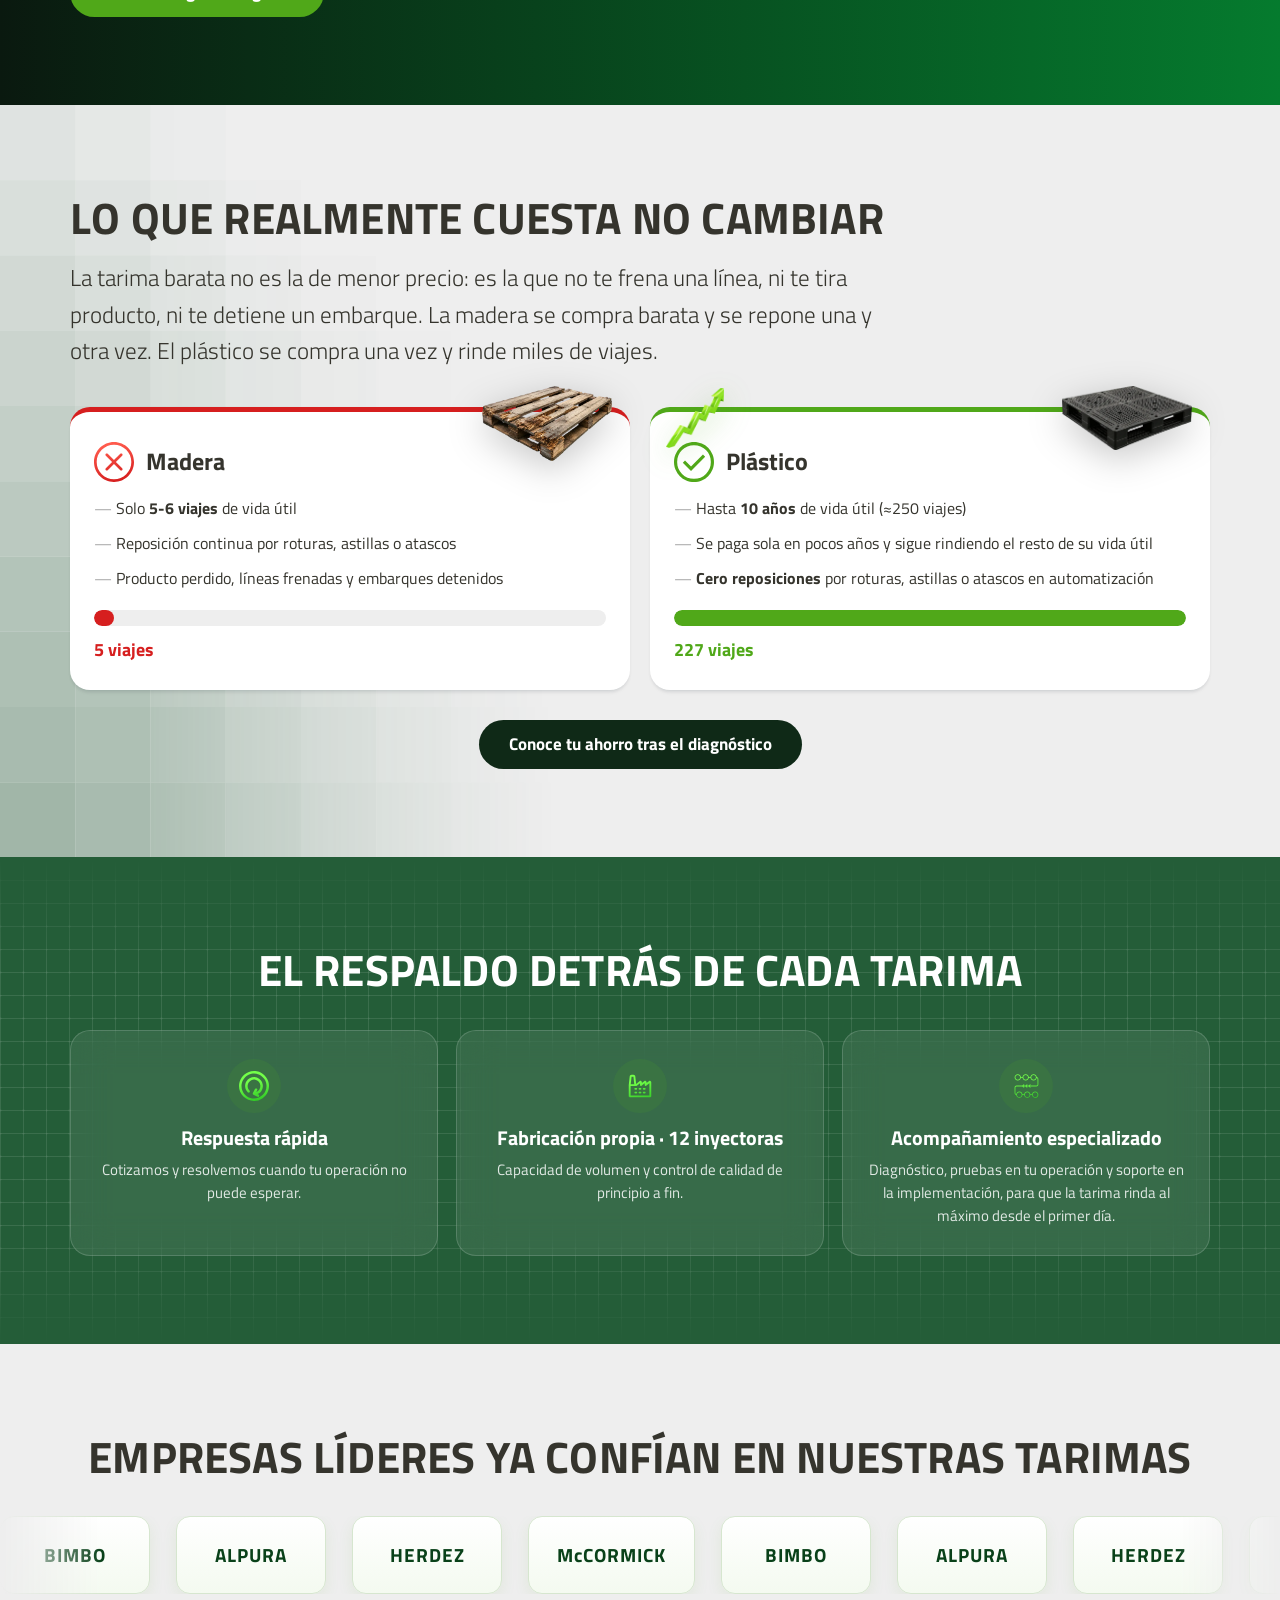
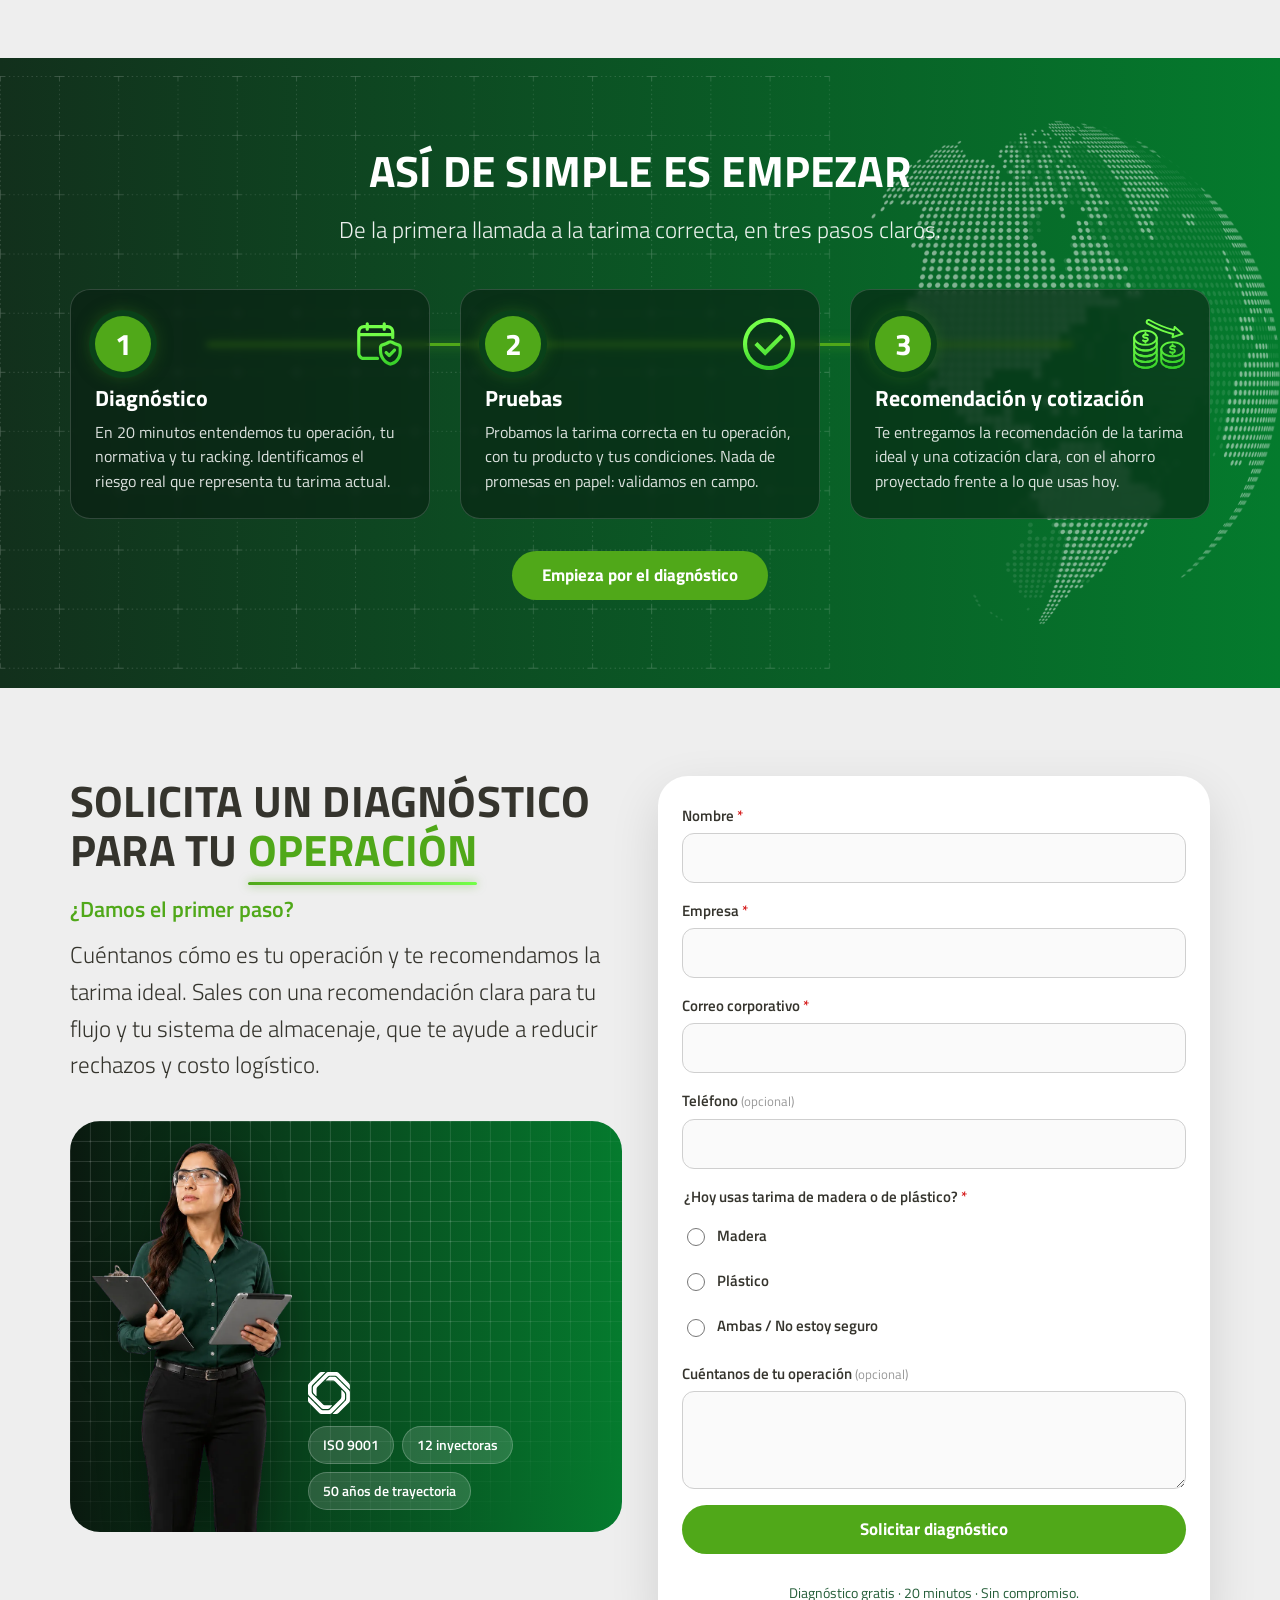
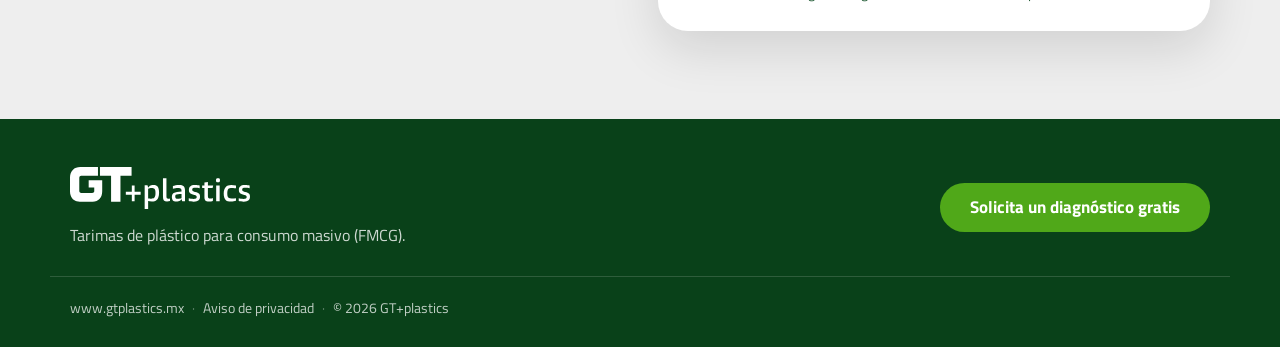
<file: fmcg/index.html>
<!DOCTYPE html>
<html lang="es-MX">
<head>
<meta charset="UTF-8">
<meta name="viewport" content="width=device-width, initial-scale=1.0">

<!-- SEO -->
<title>Tarimas de Plástico para Consumo Masivo | GT+plastics</title>
<meta name="description" content="Tarimas plásticas para consumo masivo: resistentes, estables y listas para alta rotación, racking y exportación. Solicita tu diagnóstico gratis.">
<link rel="canonical" href="https://gtplastics.mx/es/tarimas-plasticas-consumo-masivo">

<!-- Open Graph / Twitter -->
<meta property="og:type" content="website">
<meta property="og:title" content="Tarimas de Plástico para Consumo Masivo | GT+plastics">
<meta property="og:description" content="Tarimas plásticas para consumo masivo: resistentes, estables y listas para alta rotación, racking y exportación. Solicita tu diagnóstico gratis.">
<meta property="og:url" content="https://gtplastics.mx/es/tarimas-plasticas-consumo-masivo">
<!-- OG image PENDIENTE: arte final. Provisional = banner del design system -->
<meta property="og:image" content="https://gtplastics.mx/assets/og-image.png">
<meta property="og:locale" content="es_MX">
<meta name="twitter:card" content="summary_large_image">

<!-- Favicon (isotipo GT Plastics) -->
<link rel="icon" type="image/svg+xml" href="assets/favicon.svg">

<!-- Fuentes -->
<link rel="preconnect" href="https://fonts.googleapis.com">
<link rel="preconnect" href="https://fonts.gstatic.com" crossorigin>
<link href="https://fonts.googleapis.com/css2?family=Titillium+Web:wght@300;400;600;700&display=swap" rel="stylesheet">

<!-- Estilos -->
<link rel="stylesheet" href="assets/styles.css">

<!-- Preload del hero (LCP): persona operaciones/almacén + tarima en composición -->
<link rel="preload" as="image" href="assets/hero-scene.webp" type="image/webp">

<!-- Schema JSON-LD: Organization + Service -->
<script type="application/ld+json">
{
  "@context": "https://schema.org",
  "@graph": [
    {
      "@type": "Organization",
      "name": "GT+plastics",
      "url": "https://gtplastics.mx",
      "logo": "https://gtplastics.mx/assets/logo-header.svg"
    },
    {
      "@type": "Service",
      "name": "Diagnóstico de tarimas para consumo masivo",
      "serviceType": "Tarimas de plástico para consumo masivo (FMCG)",
      "provider": { "@type": "Organization", "name": "GT+plastics" },
      "areaServed": { "@type": "Country", "name": "México" }
    }
  ]
}
</script>
</head>
<body>

<!-- ============ HEADER (sticky, SIEMPRE blanco sólido, solo logo + CTA) ============ -->
<header class="site-header" id="site-header">
  <div class="container header-inner">
    <a href="#top" class="header-logo" aria-label="GT+plastics — inicio">
      <img src="assets/logo-header.svg" alt="GT+plastics" width="132" height="29" decoding="async">
    </a>
    <a href="#diagnostico" class="btn btn--pill btn--header js-cta"><span class="btn--header__full">Solicita un diagnóstico gratis</span><span class="btn--header__short">Diagnóstico gratis</span></a>
  </div>
</header>

<main id="top">

  <!-- ===================== 1. HERO (Attention) — OSCURO ===================== -->
  <section class="hero section--dark" id="hero">
    <span class="hero__grid-tex" aria-hidden="true"></span>
    <svg class="hero__clipdef" width="0" height="0" aria-hidden="true"><defs>
      <clipPath id="heroCut" clipPathUnits="objectBoundingBox">
        <path d="M0.62,0 L1,0 L1,1 L0.50,1 L0.50,0.72 C0.50,0.50 0.585,0.22 0.62,0 Z"/>
      </clipPath>
    </defs></svg>
    <picture class="hero__bgphoto">
      <source srcset="assets/hero-scene.webp" type="image/webp">
      <img src="assets/hero-scene.jpg" alt="Almacén de alta rotación con tarimas de plástico GT y montacargas" decoding="async" fetchpriority="high">
    </picture>
    <span class="hero__scrim" aria-hidden="true"></span>
    <div class="container hero__grid">
      <div class="hero__copy reveal">
        <!-- H1 semántico con keyword completa; display resalta CONSUMO MASIVO -->
        <h1 class="hero__title">
          Tarimas <span class="hl">de plástico</span> para <span class="hl">consumo masivo</span> (FMCG)
        </h1>
        <p class="hero__lead">Mueve más producto, más rápido y sin que la tarima te frene.</p>
        <p class="hero__body">
          En consumo masivo, cada tarima rota, atorada o fuera de medida es una línea detenida, un
          viaje perdido y producto dañado. Te brindamos la tarima que aguanta el ritmo de tu operación:
          alta rotación, racking, exportación y vuelta tras vuelta sin fallar.
        </p>

        <ul class="badges" aria-label="Respaldos">
          <li class="badge">
            <svg class="badge__ico" viewBox="0 0 24 24" aria-hidden="true"><path d="M12 2l8 4v6c0 5-3.4 8.4-8 10-4.6-1.6-8-5-8-10V6l8-4z" fill="none" stroke="currentColor" stroke-width="1.8"/><path d="M9 12l2 2 4-4" fill="none" stroke="currentColor" stroke-width="1.8" stroke-linecap="round" stroke-linejoin="round"/></svg>
            Resina apta para contacto con alimentos
          </li>
          <li class="badge">
            <svg class="badge__ico" viewBox="0 0 24 24" aria-hidden="true"><path d="M3 21V9l6 4V9l6 4V7l6 4v10z" fill="none" stroke="currentColor" stroke-width="1.8" stroke-linejoin="round"/></svg>
            Fabricación bajo ISO 9001
          </li>
          <li class="badge">
            <svg class="badge__ico" viewBox="0 0 24 24" aria-hidden="true"><path d="M5 4h11l4 4v12H5z" fill="none" stroke="currentColor" stroke-width="1.8" stroke-linejoin="round"/><path d="M8 11l2 2 4-4" fill="none" stroke="currentColor" stroke-width="1.8" stroke-linecap="round" stroke-linejoin="round"/></svg>
            Medida estable viaje tras viaje
          </li>
        </ul>

        <div class="hero__cta">
          <a href="#diagnostico" class="btn btn--pill btn--lima js-cta">Solicita un diagnóstico gratis</a>
          <!-- microcopy nuevo — confirmar -->
          <p class="cta-micro">Sin compromiso · Respuesta rápida</p>
        </div>
      </div>

    </div>
  </section>

  <!-- ===================== 2. STATS (Interest) — CLARO (rompe la adyacencia verde-sobre-verde) ===================== -->
  <section class="stats section--light" aria-labelledby="stats-title">
    <div class="container">
      <h2 id="stats-title" class="section-title section-title--center reveal">RESPALDO QUE SE <span class="hl">SIENTE</span></h2>
      <ul class="stats__grid stats__grid--3">
        <li class="stat reveal">
          <span class="stat__num" data-count="50" data-suffix="">0</span>
          <span class="stat__label">años de trayectoria</span>
        </li>
        <li class="stat reveal">
          <span class="stat__num" data-count="500" data-prefix="+">0</span>
          <span class="stat__label">clientes satisfechos</span>
        </li>
        <li class="stat reveal">
          <span class="stat__num" data-count="3500" data-format="thousands">0</span>
          <span class="stat__label">toneladas inyectadas</span>
        </li>
        <!-- PENDIENTE (confirmar con cliente — cifras M2): % tarimas recicladas · nº industrias · nº países.
             No se publican hasta confirmar (regla del blueprint M2). -->
      </ul>
    </div>
  </section>

  <!-- ===================== 3. DOLOR (Interest/Desire) — CLARO ===================== -->
  <section class="pain section--light" aria-labelledby="pain-title">
    <div class="container">
      <h2 id="pain-title" class="section-title section-title--icon reveal">
        <span class="section-title__ico" aria-hidden="true"><i class="fig-ico fig-ico--red" style="--ic:url('figma-icons/icono-lineal-09.svg')"></i></span>
        EL <span class="hl">VERDADERO</span> PROBLEMA
      </h2>
      <p class="lead reveal">
        La tarima parece el insumo más barato de tu operación, hasta que te frena una línea, te tira
        producto o te detiene un embarque. En consumo masivo, la tarima trabaja sin descanso: alta
        rotación, racking, ruta y vuelta. Si falla frena la línea, daña empaque y retrasa entregas. La
        mayoría compra por precio y descubre el costo real en producto perdido y viajes detenidos.
      </p>

      <div class="cards cards--4">
        <article class="pain-card reveal">
          <span class="pain-card__num">01</span>
          <h3 class="pain-card__title">Frenan tu línea de alta rotación</h3>
          <p>Se rompen o se atoran en plena operación, y cada paro en una línea de alto volumen se multiplica en producto sin mover.</p>
        </article>
        <article class="pain-card reveal">
          <span class="pain-card__num">02</span>
          <h3 class="pain-card__title">Dañan producto y empaque</h3>
          <p>Astillas, clavos o superficies irregulares maltratan cajas, botellas y empaque primario, justo lo que el cliente final va a ver.</p>
        </article>
        <article class="pain-card reveal">
          <span class="pain-card__num">03</span>
          <h3 class="pain-card__title">No rinden vuelta tras vuelta</h3>
          <p>La madera se quiebra al segundo o tercer viaje. Repones tarimas todo el tiempo y el costo por trayecto se dispara sin que lo notes.</p>
        </article>
        <article class="pain-card reveal">
          <span class="pain-card__num">04</span>
          <h3 class="pain-card__title">No embonan con tu automatización</h3>
          <p>Racking, transportadores y sistemas automáticos exigen medida y resistencia constantes. Una tarima fuera de especificación traba toda la cadena.</p>
        </article>
      </div>
    </div>
  </section>

  <!-- ===================== 4. SOLUCIÓN (Desire) — OSCURO ===================== -->
  <section class="solution section--grad2" aria-labelledby="sol-title">
    <div class="container solution__grid">
      <div class="solution__copy">
        <h2 id="sol-title" class="section-title reveal">LA <span class="hl">SOLUCIÓN</span></h2>
        <p class="section-subtitle reveal">Tarimas hechas para el ritmo de consumo masivo</p>
        <p class="lead lead--on-dark reveal">
          La tarima de plástico correcta mantiene tu operación en movimiento: ni paros, ni producto
          dañado, ni reposición constante. No importa si hoy usas madera o ya operas con plástico.
          Cambiamos el punto que te frena por una tarima hecha para el ritmo de consumo masivo:
          resistente, dimensionalmente estable y diseñada para racking, automatización y miles de viajes.
          Circuito cerrado, exportación o a la medida: definimos contigo el modelo ideal en tu
          diagnóstico, según tu rotación, tu ruta y tu sistema de almacenaje.
        </p>

        <div class="benefits">
          <article class="benefit reveal">
            <span class="benefit__ico benefit__ico--figma" aria-hidden="true">
              <i style="--ic:url('figma-icons/icono-lineal-05.svg')"></i>
            </span>
            <div>
              <h3 class="benefit__title">Resistente y de alto rendimiento</h3>
              <p>Soporta carga, rotación y miles de ciclos sin romperse; superficie lisa, sin astillas ni clavos, que protege empaque y producto.</p>
            </div>
          </article>
          <article class="benefit reveal">
            <span class="benefit__ico benefit__ico--figma" aria-hidden="true">
              <i style="--ic:url('figma-icons/icono-lineal-02.svg')"></i>
            </span>
            <div>
              <h3 class="benefit__title">Dimensionalmente estable</h3>
              <p>Medida constante viaje tras viaje, compatible con racking, transportadores y sistemas automáticos sin atascos.</p>
            </div>
          </article>
          <article class="benefit reveal">
            <span class="benefit__ico benefit__ico--figma" aria-hidden="true">
              <i style="--ic:url('figma-icons/icono-iluminado-principal.svg')"></i>
            </span>
            <div>
              <h3 class="benefit__title">Sostenible</h3>
              <p>Fabricada con material reciclado y reutilizable, parte de nuestro programa de economía circular.</p>
            </div>
          </article>
        </div>

        <a href="#diagnostico" class="btn btn--pill btn--lima js-cta reveal">Solicitar diagnóstico gratis</a>
      </div>

      <div class="solution__visual reveal-img" aria-hidden="false">
        <figure class="tarima-stack">
          <picture>
            <source srcset="assets/tarima-cerrada.webp" type="image/webp">
            <img src="assets/tarima-cerrada.png" alt="Tarima plástica cerrada para circuito cerrado y alta rotación" width="360" height="270" loading="lazy" decoding="async">
          </picture>
          <picture>
            <source srcset="assets/tarima-calada.webp" type="image/webp">
            <img src="assets/tarima-calada.png" alt="Tarima plástica calada con traversa para exportación" width="360" height="270" loading="lazy" decoding="async">
          </picture>
          <picture>
            <source srcset="assets/tarima-eco.webp" type="image/webp">
            <img src="assets/tarima-eco.png" alt="Ecotarima de plástico reciclado, opción sostenible y a medida" width="360" height="270" loading="lazy" decoding="async">
          </picture>
        </figure>
      </div>
    </div>
  </section>

  <!-- ===================== 5. ROI (Desire) — CLARO ===================== -->
  <section class="roi section--light" aria-labelledby="roi-title">
    <div class="container">
      <h2 id="roi-title" class="section-title reveal">LO QUE REALMENTE CUESTA NO CAMBIAR</h2>
      <p class="lead reveal">
        La tarima barata no es la de menor precio: es la que no te frena una línea, ni te tira producto,
        ni te detiene un embarque. La madera se compra barata y se repone una y otra vez. El plástico se
        compra una vez y rinde miles de viajes.
      </p>

      <div class="roi__compare">
        <div class="roi-col roi-col--bad reveal">
          <!-- Tarima de madera real (refuerzo visual del problema) -->
          <picture class="roi-col__pallet" aria-hidden="true">
            <source srcset="assets/object-wood-pallet.webp" type="image/webp">
            <img src="assets/object-wood-pallet.png" alt="" width="160" height="92" loading="lazy" decoding="async">
          </picture>
          <h3 class="roi-col__head">
            <!-- Tache: ícono del Figma (icono-tacha) en rojo -->
            <span class="mark mark--fig" aria-hidden="true"><i class="fig-ico fig-ico--red" style="--ic:url('figma-icons/icono-tacha.svg')"></i></span>
            Madera
          </h3>
          <ul class="roi-list">
            <li>Solo <strong>5-6 viajes</strong> de vida útil</li>
            <li>Reposición continua por roturas, astillas o atascos</li>
            <li>Producto perdido, líneas frenadas y embarques detenidos</li>
          </ul>
          <div class="roi-bar" aria-hidden="true"><span class="roi-bar__fill roi-bar__fill--wood" data-bar="6"></span></div>
          <p class="roi-bar__cap"><span class="roi-bar__cap-num" data-count="6">0</span> viajes</p>
        </div>

        <div class="roi-col roi-col--good reveal">
          <!-- Flecha de crecimiento 3D (ahorro/ROI a favor del plástico) -->
          <picture class="roi-col__growth float" aria-hidden="true">
            <source srcset="assets/icon-flecha-crecimiento.webp" type="image/webp">
            <img src="assets/icon-flecha-crecimiento.png" alt="" width="64" height="64" loading="lazy" decoding="async">
          </picture>
          <!-- Tarima de plástico real (refuerzo visual de la solución) -->
          <picture class="roi-col__pallet" aria-hidden="true">
            <source srcset="assets/object-plastic-pallet.webp" type="image/webp">
            <img src="assets/object-plastic-pallet.png" alt="" width="160" height="79" loading="lazy" decoding="async">
          </picture>
          <h3 class="roi-col__head">
            <!-- Palomita: ícono del Figma (icono-lineal-01) en verde -->
            <span class="mark mark--fig" aria-hidden="true"><i class="fig-ico fig-ico--green" style="--ic:url('figma-icons/icono-lineal-01.svg')"></i></span>
            Plástico
          </h3>
          <ul class="roi-list">
            <li>Hasta <strong>10 años</strong> de vida útil (≈250 viajes)</li>
            <li>Se paga sola en pocos años y sigue rindiendo el resto de su vida útil</li>
            <li><strong>Cero reposiciones</strong> por roturas, astillas o atascos en automatización</li>
          </ul>
          <div class="roi-bar" aria-hidden="true"><span class="roi-bar__fill roi-bar__fill--plastic" data-bar="250"></span></div>
          <p class="roi-bar__cap"><span class="roi-bar__cap-num" data-count="250">0</span> viajes</p>
        </div>
      </div>

      <div class="roi__cta reveal">
        <a href="#diagnostico" class="btn btn--pill btn--dark js-cta">Conoce tu ahorro tras el diagnóstico</a>
      </div>
    </div>
  </section>

  <!-- ===================== 6. RESPALDO DE FÁBRICA (Desire) — OSCURO ===================== -->
  <section class="backing section--dark-medium has-grid" aria-labelledby="back-title">
    <span class="section-grid" aria-hidden="true"></span>
    <div class="container">
      <h2 id="back-title" class="section-title section-title--center reveal">EL RESPALDO DETRÁS DE CADA TARIMA</h2>
      <div class="cards cards--3">
        <article class="glass-card reveal">
          <span class="glass-card__ico glass-card__ico--fig" aria-hidden="true"><i class="fig-ico" style="--ic:url('figma-icons/icono-lineal-03.svg')"></i></span>
          <h3 class="glass-card__title">Respuesta rápida</h3>
          <p>Cotizamos y resolvemos cuando tu operación no puede esperar.</p>
        </article>
        <article class="glass-card reveal">
          <span class="glass-card__ico glass-card__ico--fig" aria-hidden="true"><i class="fig-ico" style="--ic:url('figma-icons/icono-fabrica.svg')"></i></span>
          <h3 class="glass-card__title">Fabricación propia · 12 inyectoras</h3>
          <p>Capacidad de volumen y control de calidad de principio a fin.</p>
        </article>
        <article class="glass-card reveal">
          <span class="glass-card__ico glass-card__ico--fig" aria-hidden="true"><i class="fig-ico" style="--ic:url('figma-icons/icono-linea.svg')"></i></span>
          <h3 class="glass-card__title">Acompañamiento especializado</h3>
          <p>Diagnóstico, pruebas en tu operación y soporte en la implementación, para que la tarima rinda al máximo desde el primer día.</p>
        </article>
      </div>
    </div>
  </section>

  <!-- ===================== 7. CLIENTES (Desire / prueba social) — CLARO ===================== -->
  <section class="clients section--light" aria-labelledby="clients-title">
    <div class="container">
      <h2 id="clients-title" class="section-title section-title--center reveal">Empresas líderes ya confían en nuestras tarimas</h2>
    </div>
    <!-- logos reales de clientes PENDIENTES (no tenemos los SVG de logo).
         Mientras tanto, chips de NOMBRE estilizados on-brand de clientes nombrados por el cliente. -->
    <div class="marquee" aria-label="Empresas líderes que confían en GT+plastics">
      <div class="marquee__track">
        <span class="logo-slot logo-slot--name">BIMBO</span>
        <span class="logo-slot logo-slot--name">ALPURA</span>
        <span class="logo-slot logo-slot--name">HERDEZ</span>
        <span class="logo-slot logo-slot--name">McCORMICK</span>
        <!-- duplicado para loop continuo -->
        <span class="logo-slot logo-slot--name" aria-hidden="true">BIMBO</span>
        <span class="logo-slot logo-slot--name" aria-hidden="true">ALPURA</span>
        <span class="logo-slot logo-slot--name" aria-hidden="true">HERDEZ</span>
        <span class="logo-slot logo-slot--name" aria-hidden="true">McCORMICK</span>
        <span class="logo-slot logo-slot--name" aria-hidden="true">BIMBO</span>
        <span class="logo-slot logo-slot--name" aria-hidden="true">ALPURA</span>
        <span class="logo-slot logo-slot--name" aria-hidden="true">HERDEZ</span>
        <span class="logo-slot logo-slot--name" aria-hidden="true">McCORMICK</span>
      </div>
    </div>
  </section>

  <!-- ===================== 8. PROCESO (Action) — OSCURO ===================== -->
  <section class="process section--grad1 has-grid" aria-labelledby="proc-title">
    <span class="section-grid" aria-hidden="true"></span>
    <div class="container">
      <h2 id="proc-title" class="section-title section-title--center reveal">ASÍ DE SIMPLE ES EMPEZAR</h2>
      <p class="lead lead--on-dark lead--center reveal">De la primera llamada a la tarima correcta, en tres pasos claros.</p>

      <ol class="steps">
        <li class="step reveal">
          <span class="step__head">
            <span class="step__num">1</span>
            <span class="step__ico" aria-hidden="true"><i class="fig-ico" style="--ic:url('figma-icons/icono-lineal-06.svg')"></i></span>
          </span>
          <h3 class="step__title">Diagnóstico</h3>
          <p>En 20 minutos entendemos tu operación, tu normativa y tu racking. Identificamos el riesgo real que representa tu tarima actual.</p>
        </li>
        <li class="step reveal">
          <span class="step__head">
            <span class="step__num">2</span>
            <span class="step__ico" aria-hidden="true"><i class="fig-ico" style="--ic:url('figma-icons/icono-lineal-01.svg')"></i></span>
          </span>
          <h3 class="step__title">Pruebas</h3>
          <p>Probamos la tarima correcta en tu operación, con tu producto y tus condiciones. Nada de promesas en papel: validamos en campo.</p>
        </li>
        <li class="step reveal">
          <span class="step__head">
            <span class="step__num">3</span>
            <span class="step__ico" aria-hidden="true"><i class="fig-ico" style="--ic:url('figma-icons/icono-lineal-11.svg')"></i></span>
          </span>
          <h3 class="step__title">Recomendación y cotización</h3>
          <p>Te entregamos la recomendación de la tarima ideal y una cotización clara, con el ahorro proyectado frente a lo que usas hoy.</p>
        </li>
      </ol>

      <div class="process__cta reveal">
        <a href="#diagnostico" class="btn btn--pill btn--lima js-cta">Empieza por el diagnóstico</a>
      </div>
    </div>
  </section>

  <!-- ===================== 9. FORMULARIO (Action) — CLARO ===================== -->
  <section class="form-section section--light" id="diagnostico" aria-labelledby="form-title">
    <div class="container form-grid">
      <div class="form-copy reveal">
        <h2 id="form-title" class="section-title">SOLICITA UN DIAGNÓSTICO PARA TU <span class="hl">OPERACIÓN</span></h2>
        <p class="form-subtitle">¿Damos el primer paso?</p>
        <p class="lead">
          Cuéntanos cómo es tu operación y te recomendamos la tarima ideal. Sales con una recomendación
          clara para tu flujo y tu sistema de almacenaje, que te ayude a reducir rechazos y costo logístico.
        </p>

        <!-- Persona real (procurement/operaciones, camisa verde de marca) sobre panel verde + badges -->
        <div class="form-aside form-aside--person">
          <figure class="form-aside__person">
            <picture>
              <source srcset="assets/person-procurement.webp" type="image/webp">
              <img src="assets/person-procurement.png"
                   alt="Especialista de GT+plastics con tablet y portapapeles, lista para tu diagnóstico"
                   width="240" height="466" loading="lazy" decoding="async">
            </picture>
          </figure>
          <div class="form-aside__body">
            <img src="assets/favicon.svg" alt="" width="42" height="42" class="form-aside__iso" aria-hidden="true">
            <ul class="form-aside__badges">
              <li>ISO 9001</li>
              <li>12 inyectoras</li>
              <li>50 años de trayectoria</li>
            </ul>
          </div>
        </div>
      </div>

      <div class="form-card reveal">
        <!-- HubSpot Portal ID / Form ID PENDIENTE.
             Cuando exista el portal, reemplazar este <form> por el embed de HubSpot.
             El campo de calificación mapea a la propiedad HubSpot: tipo_de_tarima_actual -->
        <form id="diagnostico-form" class="diag-form" novalidate>
          <div class="field">
            <label for="f-nombre">Nombre <span class="req">*</span></label>
            <input type="text" id="f-nombre" name="nombre" autocomplete="name" required>
          </div>
          <div class="field">
            <label for="f-empresa">Empresa <span class="req">*</span></label>
            <input type="text" id="f-empresa" name="empresa" autocomplete="organization" required>
          </div>
          <div class="field">
            <label for="f-email">Correo corporativo <span class="req">*</span></label>
            <input type="email" id="f-email" name="email" autocomplete="email" required>
          </div>
          <div class="field">
            <label for="f-telefono">Teléfono <span class="opt">(opcional)</span></label>
            <input type="tel" id="f-telefono" name="telefono" autocomplete="tel">
          </div>

          <fieldset class="field field--radio">
            <legend>¿Hoy usas tarima de madera o de plástico? <span class="req">*</span></legend>
            <label class="radio"><input type="radio" name="tipo_de_tarima_actual" value="madera" required> Madera</label>
            <label class="radio"><input type="radio" name="tipo_de_tarima_actual" value="plastico"> Plástico</label>
            <label class="radio"><input type="radio" name="tipo_de_tarima_actual" value="ambas_no_seguro"> Ambas / No estoy seguro</label>
          </fieldset>

          <div class="field">
            <label for="f-mensaje">Cuéntanos de tu operación <span class="opt">(opcional)</span></label>
            <textarea id="f-mensaje" name="mensaje" rows="3"></textarea>
          </div>

          <button type="submit" class="btn btn--pill btn--lima btn--block">Solicitar diagnóstico</button>
          <!-- microcopy nuevo — confirmar -->
          <p class="cta-micro cta-micro--dark">Diagnóstico gratis · 20 minutos · Sin compromiso.</p>

          <p class="form-status" id="form-status" role="status" aria-live="polite" hidden></p>
        </form>
      </div>
    </div>
  </section>

</main>

<!-- ===================== FOOTER — OSCURO ===================== -->
<footer class="site-footer section--dark-solid">
  <div class="container footer-grid">
    <div class="footer-brand">
      <!-- Logo GT Plastics en BLANCO (versión del design system) sobre fondo oscuro -->
      <img src="assets/logo-gtplastics-blanco.svg" alt="GT+plastics" width="180" height="42">
      <p class="footer-tagline">Tarimas de plástico para consumo masivo (FMCG).</p>
    </div>
    <div class="footer-cta">
      <a href="#diagnostico" class="btn btn--pill btn--lima js-cta">Solicita un diagnóstico gratis</a>
    </div>
  </div>
  <div class="container footer-bottom">
    <a href="https://www.gtplastics.mx" class="footer-link">www.gtplastics.mx</a>
    <span class="footer-sep" aria-hidden="true">·</span>
    <!-- Enlace de aviso de privacidad PENDIENTE de URL real -->
    <a href="#" class="footer-link">Aviso de privacidad</a>
    <span class="footer-sep" aria-hidden="true">·</span>
    <span class="footer-copy">© <span id="year">2026</span> GT+plastics</span>
  </div>
</footer>

<!-- Sticky CTA (móvil: barra inferior / desktop: botón flotante) -->
<div class="sticky-cta" id="sticky-cta" hidden>
  <span class="sticky-cta__text">Diagnóstico gratis · 20 min · sin compromiso</span>
  <a href="#diagnostico" class="btn btn--pill btn--lima js-cta">Solicita un diagnóstico gratis</a>
</div>

<script src="assets/script.js" defer></script>
</body>
</html>
</file>
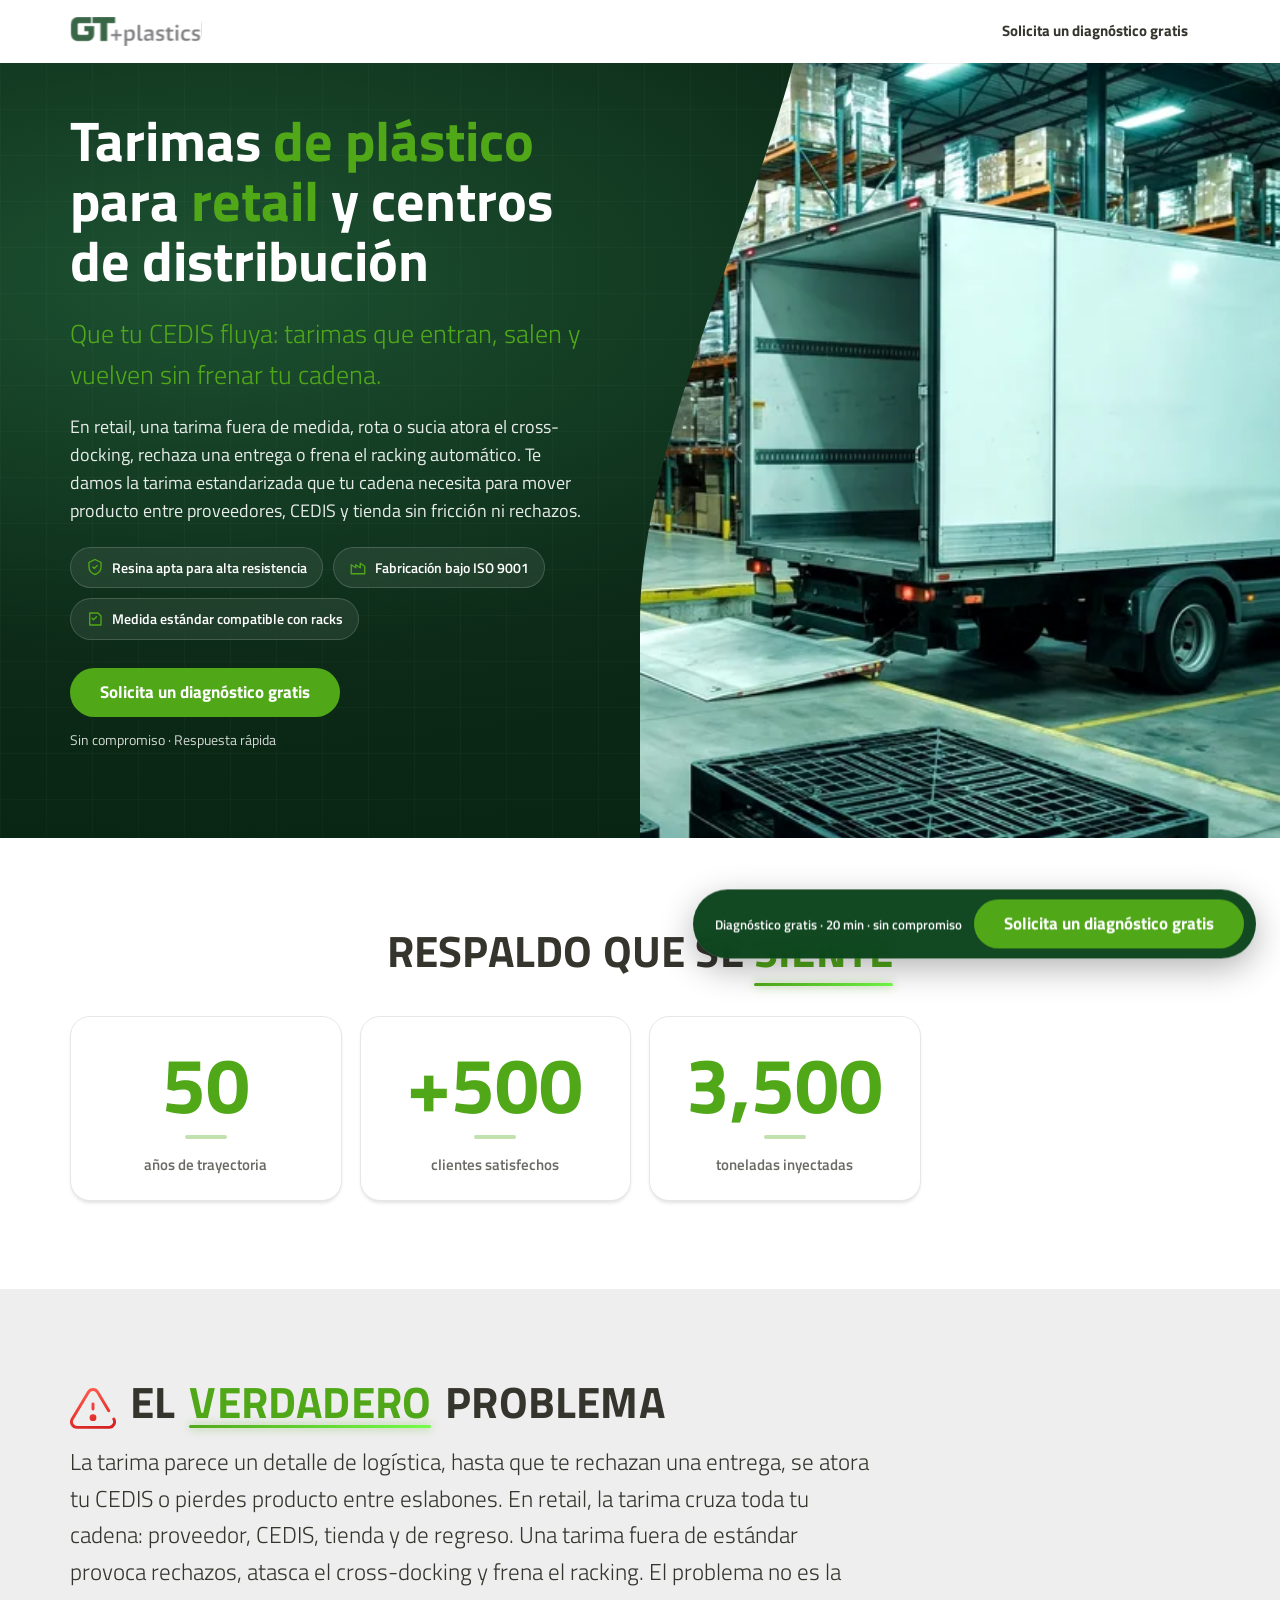
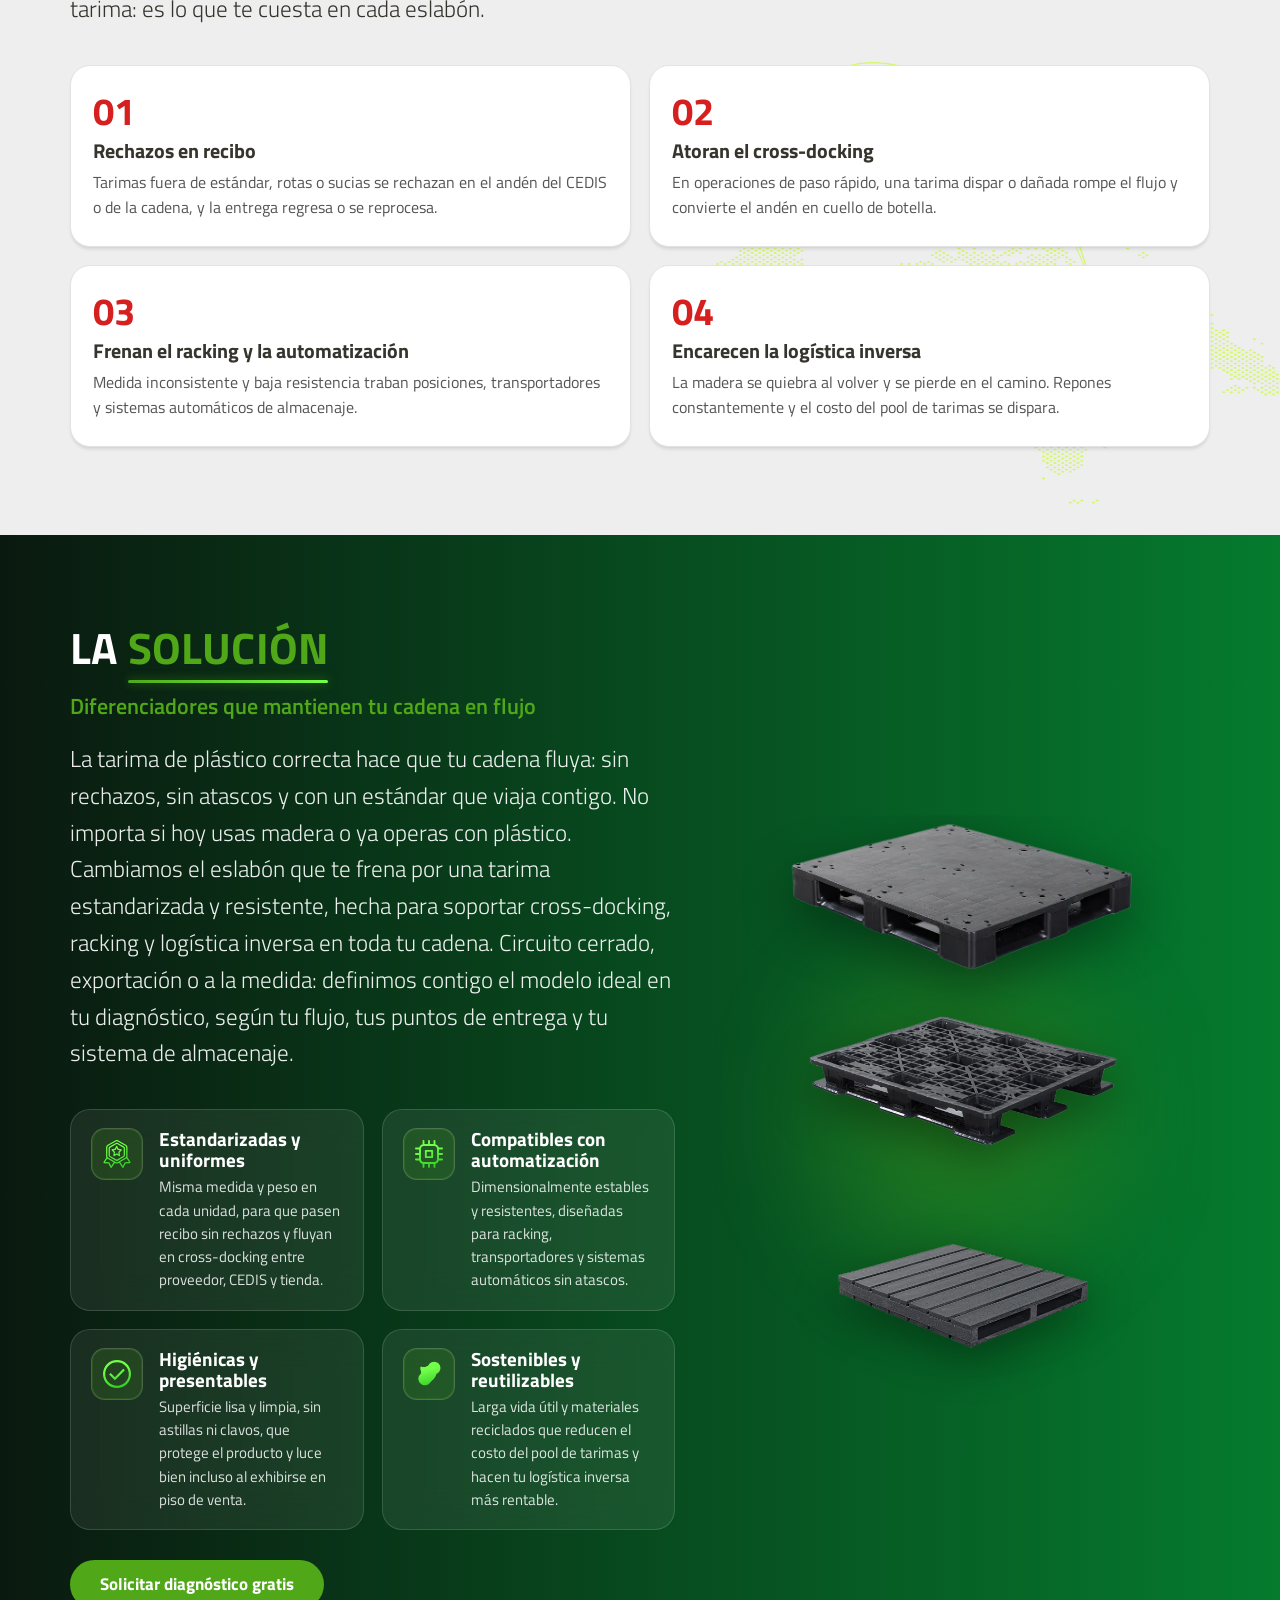
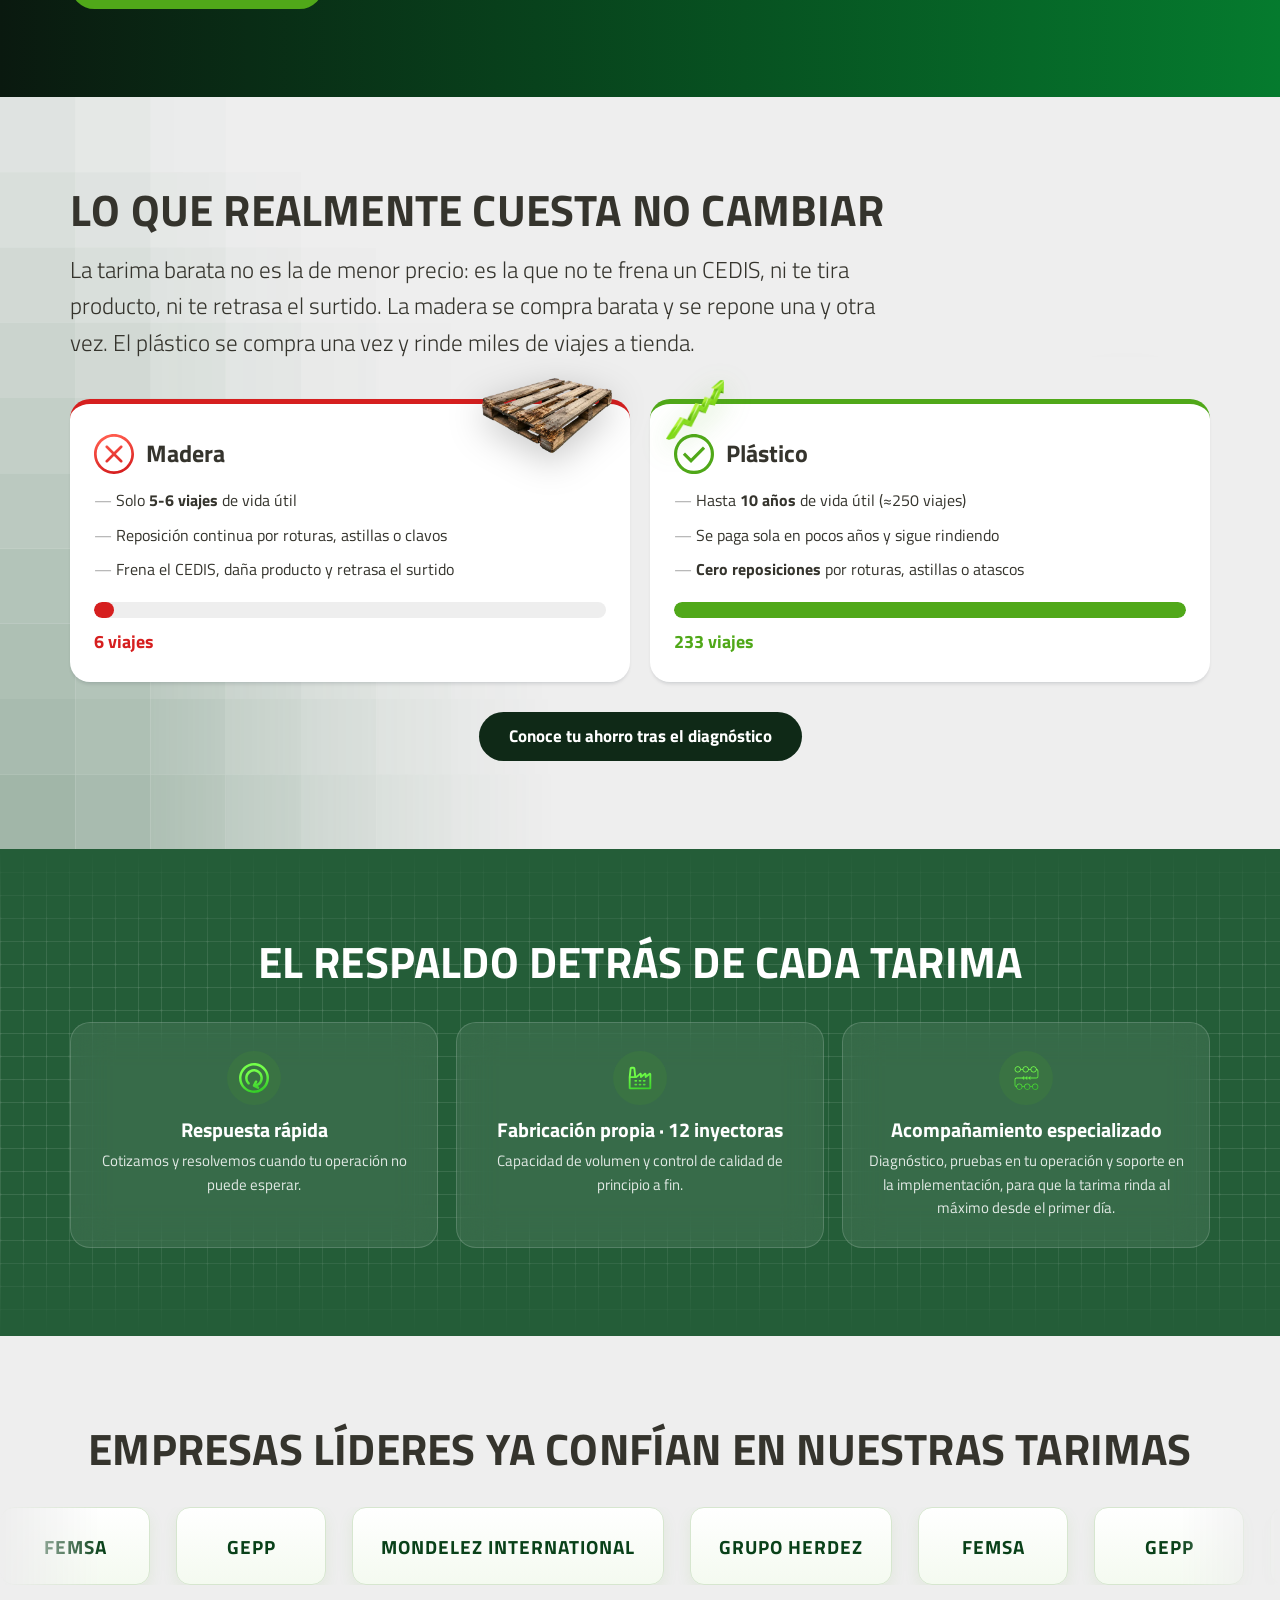
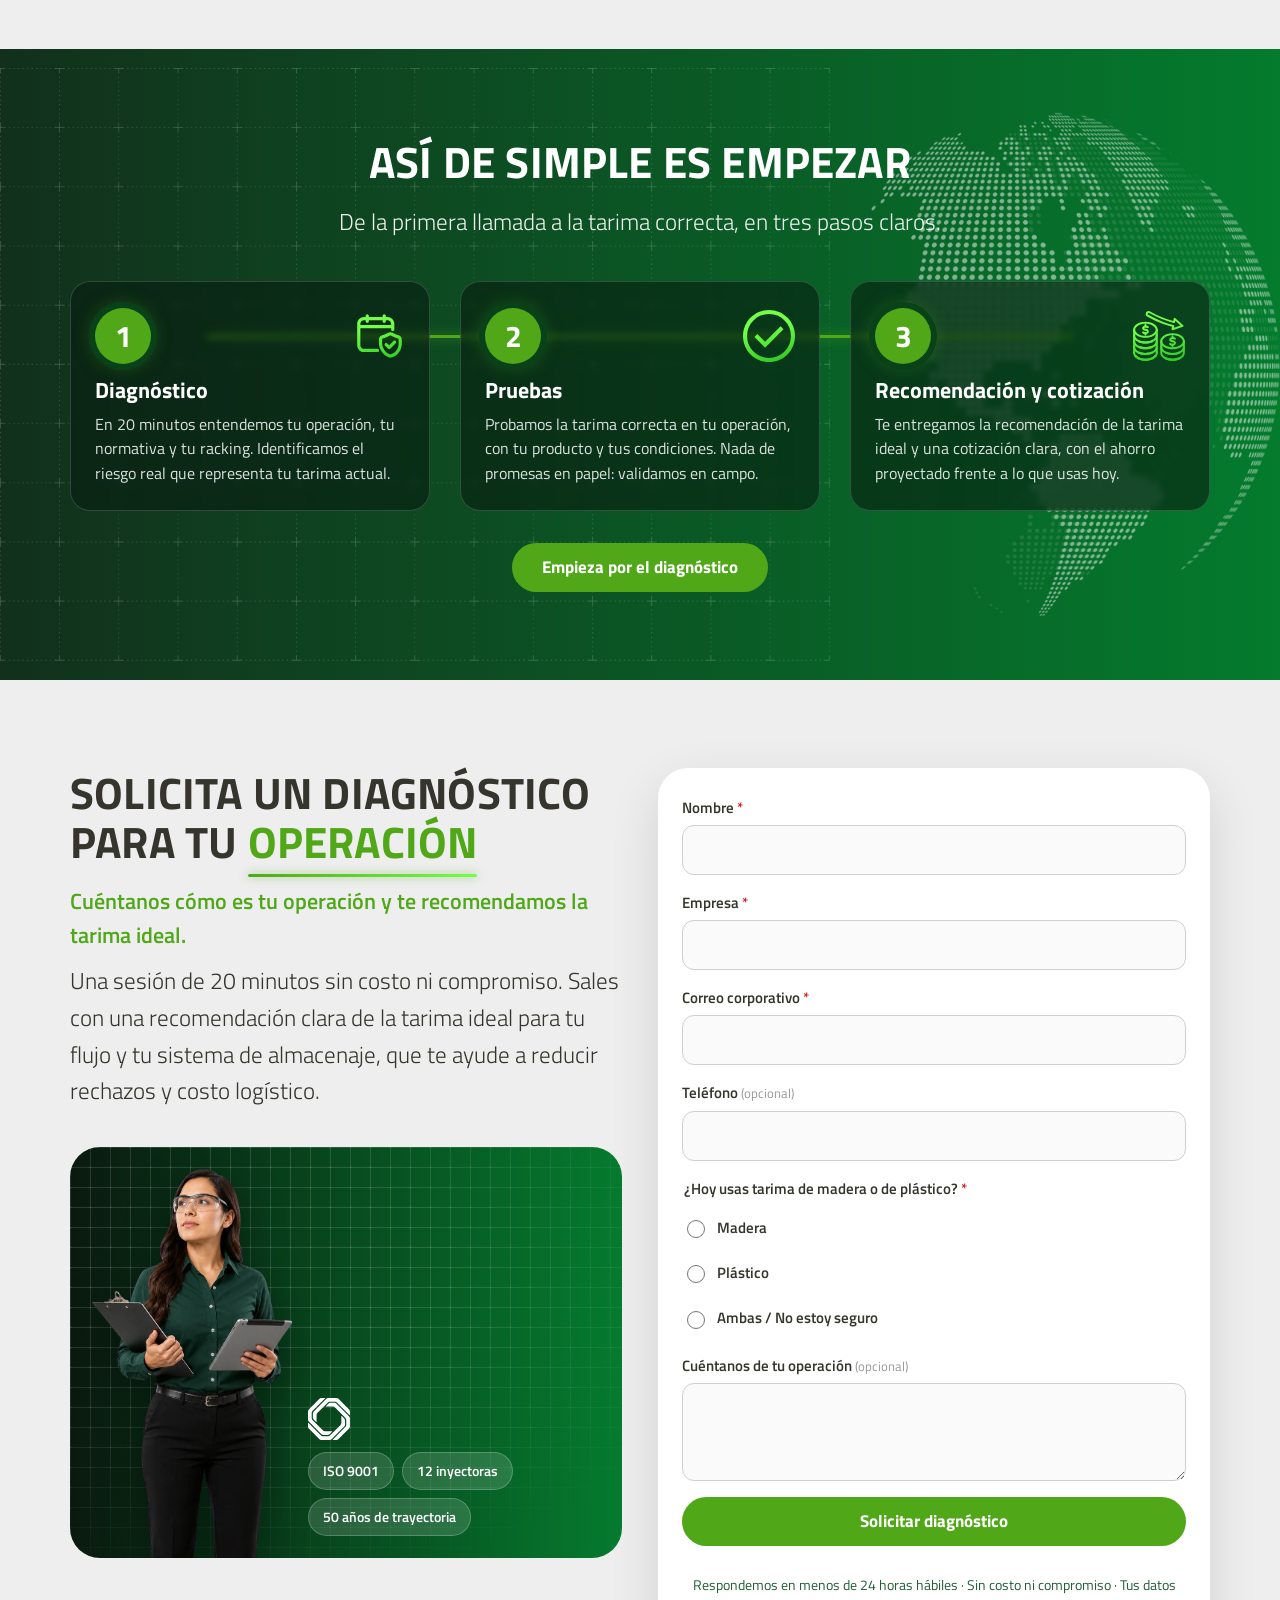
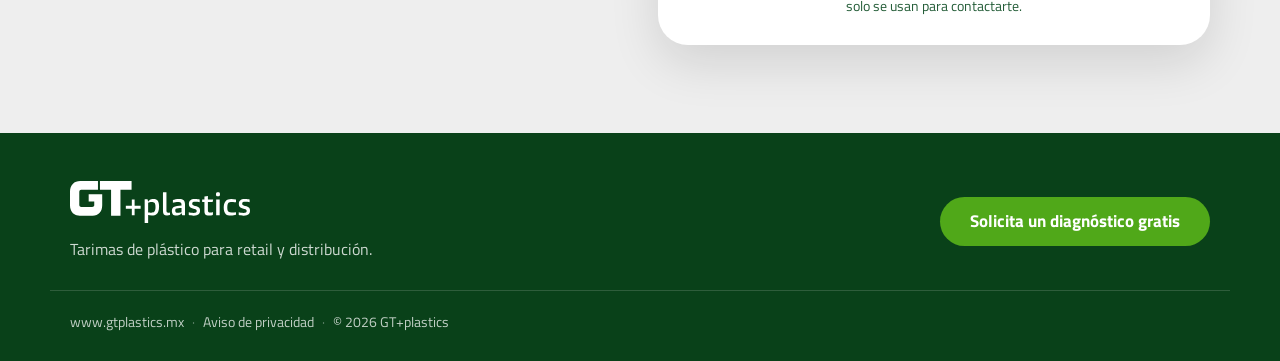
<file: retail/index.html>
<!DOCTYPE html>
<html lang="es-MX">
<head>
<meta charset="UTF-8">
<meta name="viewport" content="width=device-width, initial-scale=1.0">

<!-- SEO -->
<title>Tarimas de Plástico para Retail y CEDIS | GT+plastics</title>
<meta name="description" content="Tarimas plásticas para retail: estandarizadas, resistentes y listas para cross-docking, racking y logística inversa. Solicita tu diagnóstico gratis.">
<link rel="canonical" href="https://gtplastics.mx/es/tarimas-plasticas-retail">

<!-- Open Graph / Twitter -->
<meta property="og:type" content="website">
<meta property="og:title" content="Tarimas de Plástico para Retail y CEDIS | GT+plastics">
<meta property="og:description" content="Tarimas plásticas para retail: estandarizadas, resistentes y listas para cross-docking, racking y logística inversa. Solicita tu diagnóstico gratis.">
<meta property="og:url" content="https://gtplastics.mx/es/tarimas-plasticas-retail">
<!-- OG image PENDIENTE: arte final. Provisional = banner del design system -->
<meta property="og:image" content="https://gtplastics.mx/assets/og-image.png">
<meta property="og:locale" content="es_MX">
<meta name="twitter:card" content="summary_large_image">

<!-- Favicon (isotipo GT Plastics) -->
<link rel="icon" type="image/svg+xml" href="assets/favicon.svg">

<!-- Fuentes -->
<link rel="preconnect" href="https://fonts.googleapis.com">
<link rel="preconnect" href="https://fonts.gstatic.com" crossorigin>
<link href="https://fonts.googleapis.com/css2?family=Titillium+Web:wght@300;400;600;700&display=swap" rel="stylesheet">

<!-- Estilos -->
<link rel="stylesheet" href="assets/styles.css">

<!-- Preload del hero (LCP): persona distribución + tarima en composición -->
<link rel="preload" as="image" href="assets/hero-scene.webp" type="image/webp">

<!-- Schema JSON-LD: Organization + Service -->
<script type="application/ld+json">
{
  "@context": "https://schema.org",
  "@graph": [
    {
      "@type": "Organization",
      "name": "GT+plastics",
      "url": "https://gtplastics.mx",
      "logo": "https://gtplastics.mx/assets/logo-header.svg"
    },
    {
      "@type": "Service",
      "name": "Diagnóstico de tarimas para retail y CEDIS",
      "serviceType": "Tarimas de plástico para retail",
      "provider": { "@type": "Organization", "name": "GT+plastics" },
      "areaServed": { "@type": "Country", "name": "México" }
    }
  ]
}
</script>
</head>
<body>

<!-- ============ HEADER (sticky, SIEMPRE blanco sólido, solo logo + CTA) ============ -->
<header class="site-header" id="site-header">
  <div class="container header-inner">
    <a href="#top" class="header-logo" aria-label="GT+plastics — inicio">
      <img src="assets/logo-header.svg" alt="GT+plastics" width="132" height="29" decoding="async">
    </a>
    <a href="#diagnostico" class="btn btn--pill btn--header js-cta"><span class="btn--header__full">Solicita un diagnóstico gratis</span><span class="btn--header__short">Diagnóstico gratis</span></a>
  </div>
</header>

<main id="top">

  <!-- ===================== 1. HERO (Attention) — OSCURO ===================== -->
  <section class="hero section--dark" id="hero">
    <span class="hero__grid-tex" aria-hidden="true"></span>
    <svg class="hero__clipdef" width="0" height="0" aria-hidden="true"><defs>
      <clipPath id="heroCut" clipPathUnits="objectBoundingBox">
        <path d="M0.62,0 L1,0 L1,1 L0.50,1 L0.50,0.72 C0.50,0.50 0.585,0.22 0.62,0 Z"/>
      </clipPath>
    </defs></svg>
    <picture class="hero__bgphoto">
      <source srcset="assets/hero-scene.webp" type="image/webp">
      <img src="assets/hero-scene.jpg" alt="Centro de distribución (CEDIS) con tarimas de plástico GT y tablero de control" decoding="async" fetchpriority="high">
    </picture>
    <span class="hero__scrim" aria-hidden="true"></span>
    <div class="container hero__grid">
      <div class="hero__copy reveal">
        <!-- H1 semántico con keyword completa; display resalta de plástico + retail/CEDIS -->
        <h1 class="hero__title">
          Tarimas <span class="hl">de plástico</span> para <span class="hl">retail</span> y centros de distribución
        </h1>
        <p class="hero__lead">Que tu CEDIS fluya: tarimas que entran, salen y vuelven sin frenar tu cadena.</p>
        <p class="hero__body">
          En retail, una tarima fuera de medida, rota o sucia atora el cross-docking, rechaza una entrega
          o frena el racking automático. Te damos la tarima estandarizada que tu cadena necesita para mover
          producto entre proveedores, CEDIS y tienda sin fricción ni rechazos.
        </p>

        <ul class="badges" aria-label="Respaldos">
          <li class="badge">
            <svg class="badge__ico" viewBox="0 0 24 24" aria-hidden="true"><path d="M12 2l8 4v6c0 5-3.4 8.4-8 10-4.6-1.6-8-5-8-10V6l8-4z" fill="none" stroke="currentColor" stroke-width="1.8"/><path d="M9 12l2 2 4-4" fill="none" stroke="currentColor" stroke-width="1.8" stroke-linecap="round" stroke-linejoin="round"/></svg>
            Resina apta para alta resistencia
          </li>
          <li class="badge">
            <svg class="badge__ico" viewBox="0 0 24 24" aria-hidden="true"><path d="M3 21V9l6 4V9l6 4V7l6 4v10z" fill="none" stroke="currentColor" stroke-width="1.8" stroke-linejoin="round"/></svg>
            Fabricación bajo ISO 9001
          </li>
          <li class="badge">
            <svg class="badge__ico" viewBox="0 0 24 24" aria-hidden="true"><path d="M5 4h11l4 4v12H5z" fill="none" stroke="currentColor" stroke-width="1.8" stroke-linejoin="round"/><path d="M8 11l2 2 4-4" fill="none" stroke="currentColor" stroke-width="1.8" stroke-linecap="round" stroke-linejoin="round"/></svg>
            Medida estándar compatible con racks
          </li>
        </ul>

        <div class="hero__cta">
          <a href="#diagnostico" class="btn btn--pill btn--lima js-cta">Solicita un diagnóstico gratis</a>
          <p class="cta-micro">Sin compromiso · Respuesta rápida</p>
        </div>
      </div>

    </div>
  </section>

  <!-- ===================== 2. STATS (Interest) — CLARO (rompe la adyacencia verde-sobre-verde) ===================== -->
  <section class="stats section--light" aria-labelledby="stats-title">
    <div class="container">
      <h2 id="stats-title" class="section-title section-title--center reveal">RESPALDO QUE SE <span class="hl">SIENTE</span></h2>
      <ul class="stats__grid">
        <li class="stat reveal">
          <span class="stat__num" data-count="50" data-suffix="">0</span>
          <span class="stat__label">años de trayectoria</span>
        </li>
        <li class="stat reveal">
          <span class="stat__num" data-count="500" data-prefix="+">0</span>
          <span class="stat__label">clientes satisfechos</span>
        </li>
        <li class="stat reveal">
          <span class="stat__num" data-count="3500" data-format="thousands">0</span>
          <span class="stat__label">toneladas inyectadas</span>
        </li>
        <!-- M2 stats Retail = 3 cifras dadas en source (50 años · +500 clientes · 3,500 ton).
             PENDIENTE confirmar cifras adicionales con cliente. -->
      </ul>
    </div>
  </section>

  <!-- ===================== 3. DOLOR (Interest/Desire) — CLARO ===================== -->
  <section class="pain section--light" aria-labelledby="pain-title">
    <div class="container">
      <h2 id="pain-title" class="section-title section-title--icon reveal">
        <span class="section-title__ico" aria-hidden="true"><i class="fig-ico fig-ico--red" style="--ic:url('figma-icons/icono-lineal-09.svg')"></i></span>
        EL <span class="hl">VERDADERO</span> PROBLEMA
      </h2>
      <p class="lead reveal">
        La tarima parece un detalle de logística, hasta que te rechazan una entrega, se atora tu CEDIS o
        pierdes producto entre eslabones. En retail, la tarima cruza toda tu cadena: proveedor, CEDIS,
        tienda y de regreso. Una tarima fuera de estándar provoca rechazos, atasca el cross-docking y frena
        el racking. El problema no es la tarima: es lo que te cuesta en cada eslabón.
      </p>

      <div class="cards cards--4">
        <article class="pain-card reveal">
          <span class="pain-card__num">01</span>
          <h3 class="pain-card__title">Rechazos en recibo</h3>
          <p>Tarimas fuera de estándar, rotas o sucias se rechazan en el andén del CEDIS o de la cadena, y la entrega regresa o se reprocesa.</p>
        </article>
        <article class="pain-card reveal">
          <span class="pain-card__num">02</span>
          <h3 class="pain-card__title">Atoran el cross-docking</h3>
          <p>En operaciones de paso rápido, una tarima dispar o dañada rompe el flujo y convierte el andén en cuello de botella.</p>
        </article>
        <article class="pain-card reveal">
          <span class="pain-card__num">03</span>
          <h3 class="pain-card__title">Frenan el racking y la automatización</h3>
          <p>Medida inconsistente y baja resistencia traban posiciones, transportadores y sistemas automáticos de almacenaje.</p>
        </article>
        <article class="pain-card reveal">
          <span class="pain-card__num">04</span>
          <h3 class="pain-card__title">Encarecen la logística inversa</h3>
          <p>La madera se quiebra al volver y se pierde en el camino. Repones constantemente y el costo del pool de tarimas se dispara.</p>
        </article>
      </div>
    </div>
  </section>

  <!-- ===================== 4. SOLUCIÓN (Desire) — OSCURO ===================== -->
  <section class="solution section--grad2" aria-labelledby="sol-title">
    <div class="container solution__grid">
      <div class="solution__copy">
        <h2 id="sol-title" class="section-title reveal">LA <span class="hl">SOLUCIÓN</span></h2>
        <p class="section-subtitle reveal">Diferenciadores que mantienen tu cadena en flujo</p>
        <p class="lead lead--on-dark reveal">
          La tarima de plástico correcta hace que tu cadena fluya: sin rechazos, sin atascos y con un
          estándar que viaja contigo. No importa si hoy usas madera o ya operas con plástico. Cambiamos el
          eslabón que te frena por una tarima estandarizada y resistente, hecha para soportar cross-docking,
          racking y logística inversa en toda tu cadena. Circuito cerrado, exportación o a la medida:
          definimos contigo el modelo ideal en tu diagnóstico, según tu flujo, tus puntos de entrega y tu
          sistema de almacenaje.
        </p>

        <!-- 4 diferenciadores (M5). Grid 2x2 (.benefits--4 = ajuste local en CSS) -->
        <div class="benefits benefits--4">
          <article class="benefit reveal">
            <span class="benefit__ico benefit__ico--figma" aria-hidden="true">
              <i style="--ic:url('figma-icons/icono-lineal-05.svg')"></i>
            </span>
            <div>
              <h3 class="benefit__title">Estandarizadas y uniformes</h3>
              <p>Misma medida y peso en cada unidad, para que pasen recibo sin rechazos y fluyan en cross-docking entre proveedor, CEDIS y tienda.</p>
            </div>
          </article>
          <article class="benefit reveal">
            <span class="benefit__ico benefit__ico--figma" aria-hidden="true">
              <i style="--ic:url('figma-icons/icono-lineal-02.svg')"></i>
            </span>
            <div>
              <h3 class="benefit__title">Compatibles con automatización</h3>
              <p>Dimensionalmente estables y resistentes, diseñadas para racking, transportadores y sistemas automáticos sin atascos.</p>
            </div>
          </article>
          <article class="benefit reveal">
            <span class="benefit__ico benefit__ico--figma" aria-hidden="true">
              <i style="--ic:url('figma-icons/icono-lineal-01.svg')"></i>
            </span>
            <div>
              <h3 class="benefit__title">Higiénicas y presentables</h3>
              <p>Superficie lisa y limpia, sin astillas ni clavos, que protege el producto y luce bien incluso al exhibirse en piso de venta.</p>
            </div>
          </article>
          <article class="benefit reveal">
            <span class="benefit__ico benefit__ico--figma" aria-hidden="true">
              <i style="--ic:url('figma-icons/icono-iluminado-principal.svg')"></i>
            </span>
            <div>
              <h3 class="benefit__title">Sostenibles y reutilizables</h3>
              <p>Larga vida útil y materiales reciclados que reducen el costo del pool de tarimas y hacen tu logística inversa más rentable.</p>
            </div>
          </article>
        </div>

        <a href="#diagnostico" class="btn btn--pill btn--lima js-cta reveal">Solicitar diagnóstico gratis</a>
      </div>

      <div class="solution__visual reveal-img" aria-hidden="false">
        <figure class="tarima-stack">
          <picture>
            <source srcset="assets/tarima-cerrada.webp" type="image/webp">
            <img src="assets/tarima-cerrada.png" alt="Tarima plástica cerrada para circuito cerrado y alta rotación" width="360" height="270" loading="lazy" decoding="async">
          </picture>
          <picture>
            <source srcset="assets/tarima-calada.webp" type="image/webp">
            <img src="assets/tarima-calada.png" alt="Tarima plástica calada con traversa para exportación" width="360" height="270" loading="lazy" decoding="async">
          </picture>
          <picture>
            <source srcset="assets/tarima-eco.webp" type="image/webp">
            <img src="assets/tarima-eco.png" alt="Ecotarima de plástico reciclado, opción sostenible y a medida" width="360" height="270" loading="lazy" decoding="async">
          </picture>
        </figure>
      </div>
    </div>
  </section>

  <!-- ===================== 5. ROI (Desire) — CLARO ===================== -->
  <!-- NOTA: este módulo (madera vs plástico) NO viene del doc de copy de Retail.
       Se conserva el copy GT estándar (value-prop universal) para mantener la textura
       de cuadros (.roi::before) y la consistencia con farma/fmcg. -->
  <section class="roi section--light" aria-labelledby="roi-title">
    <div class="container">
      <h2 id="roi-title" class="section-title reveal">LO QUE REALMENTE CUESTA NO CAMBIAR</h2>
      <p class="lead reveal">
        La tarima barata no es la de menor precio: es la que no te frena un CEDIS, ni te tira producto, ni
        te retrasa el surtido. La madera se compra barata y se repone una y otra vez. El plástico se compra
        una vez y rinde miles de viajes a tienda.
      </p>

      <div class="roi__compare">
        <div class="roi-col roi-col--bad reveal">
          <!-- Tarima de madera real (refuerzo visual del problema) -->
          <picture class="roi-col__pallet" aria-hidden="true">
            <source srcset="assets/object-wood-pallet.webp" type="image/webp">
            <img src="assets/object-wood-pallet.png" alt="" width="160" height="92" loading="lazy" decoding="async">
          </picture>
          <h3 class="roi-col__head">
            <!-- Tache: ícono del Figma (icono-tacha) en rojo -->
            <span class="mark mark--fig" aria-hidden="true"><i class="fig-ico fig-ico--red" style="--ic:url('figma-icons/icono-tacha.svg')"></i></span>
            Madera
          </h3>
          <ul class="roi-list">
            <li>Solo <strong>5-6 viajes</strong> de vida útil</li>
            <li>Reposición continua por roturas, astillas o clavos</li>
            <li>Frena el CEDIS, daña producto y retrasa el surtido</li>
          </ul>
          <div class="roi-bar" aria-hidden="true"><span class="roi-bar__fill roi-bar__fill--wood" data-bar="6"></span></div>
          <p class="roi-bar__cap"><span class="roi-bar__cap-num" data-count="6">0</span> viajes</p>
        </div>

        <div class="roi-col roi-col--good reveal">
          <!-- Flecha de crecimiento 3D (ahorro/ROI a favor del plástico) -->
          <picture class="roi-col__growth float" aria-hidden="true">
            <source srcset="assets/icon-flecha-crecimiento.webp" type="image/webp">
            <img src="assets/icon-flecha-crecimiento.png" alt="" width="64" height="64" loading="lazy" decoding="async">
          </picture>
          <!-- Tarima de plástico real (refuerzo visual de la solución) -->
          <picture class="roi-col__pallet" aria-hidden="true">
            <source srcset="assets/object-plastic-pallet.webp" type="image/webp">
            <img src="assets/object-plastic-pallet.png" alt="" width="160" height="79" loading="lazy" decoding="async">
          </picture>
          <h3 class="roi-col__head">
            <!-- Palomita: ícono del Figma (icono-lineal-01) en verde -->
            <span class="mark mark--fig" aria-hidden="true"><i class="fig-ico fig-ico--green" style="--ic:url('figma-icons/icono-lineal-01.svg')"></i></span>
            Plástico
          </h3>
          <ul class="roi-list">
            <li>Hasta <strong>10 años</strong> de vida útil (≈250 viajes)</li>
            <li>Se paga sola en pocos años y sigue rindiendo</li>
            <li><strong>Cero reposiciones</strong> por roturas, astillas o atascos</li>
          </ul>
          <div class="roi-bar" aria-hidden="true"><span class="roi-bar__fill roi-bar__fill--plastic" data-bar="250"></span></div>
          <p class="roi-bar__cap"><span class="roi-bar__cap-num" data-count="250">0</span> viajes</p>
        </div>
      </div>

      <div class="roi__cta reveal">
        <a href="#diagnostico" class="btn btn--pill btn--dark js-cta">Conoce tu ahorro tras el diagnóstico</a>
      </div>
    </div>
  </section>

  <!-- ===================== 6. RESPALDO DE FÁBRICA (Desire) — OSCURO ===================== -->
  <section class="backing section--dark-medium has-grid" aria-labelledby="back-title">
    <span class="section-grid" aria-hidden="true"></span>
    <div class="container">
      <h2 id="back-title" class="section-title section-title--center reveal">EL RESPALDO DETRÁS DE CADA TARIMA</h2>
      <div class="cards cards--3">
        <article class="glass-card reveal">
          <span class="glass-card__ico glass-card__ico--fig" aria-hidden="true"><i class="fig-ico" style="--ic:url('figma-icons/icono-lineal-03.svg')"></i></span>
          <h3 class="glass-card__title">Respuesta rápida</h3>
          <p>Cotizamos y resolvemos cuando tu operación no puede esperar.</p>
        </article>
        <article class="glass-card reveal">
          <span class="glass-card__ico glass-card__ico--fig" aria-hidden="true"><i class="fig-ico" style="--ic:url('figma-icons/icono-fabrica.svg')"></i></span>
          <h3 class="glass-card__title">Fabricación propia · 12 inyectoras</h3>
          <p>Capacidad de volumen y control de calidad de principio a fin.</p>
        </article>
        <article class="glass-card reveal">
          <span class="glass-card__ico glass-card__ico--fig" aria-hidden="true"><i class="fig-ico" style="--ic:url('figma-icons/icono-linea.svg')"></i></span>
          <h3 class="glass-card__title">Acompañamiento especializado</h3>
          <p>Diagnóstico, pruebas en tu operación y soporte en la implementación, para que la tarima rinda al máximo desde el primer día.</p>
        </article>
      </div>
    </div>
  </section>

  <!-- ===================== 7. CLIENTES (Desire / prueba social) — CLARO ===================== -->
  <section class="clients section--light" aria-labelledby="clients-title">
    <div class="container">
      <h2 id="clients-title" class="section-title section-title--center reveal">Empresas líderes ya confían en nuestras tarimas</h2>
    </div>
    <!-- Logos reales PENDIENTES. Mientras tanto, chips de NOMBRE on-brand de los
         clientes nombrados por el cliente (mismo estilo que fmcg). -->
    <div class="marquee" aria-label="Empresas líderes que confían en GT+plastics">
      <div class="marquee__track">
        <span class="logo-slot logo-slot--name">FEMSA</span>
        <span class="logo-slot logo-slot--name">GEPP</span>
        <span class="logo-slot logo-slot--name">MONDELEZ INTERNATIONAL</span>
        <span class="logo-slot logo-slot--name">GRUPO HERDEZ</span>
        <!-- duplicado para loop continuo -->
        <span class="logo-slot logo-slot--name" aria-hidden="true">FEMSA</span>
        <span class="logo-slot logo-slot--name" aria-hidden="true">GEPP</span>
        <span class="logo-slot logo-slot--name" aria-hidden="true">MONDELEZ INTERNATIONAL</span>
        <span class="logo-slot logo-slot--name" aria-hidden="true">GRUPO HERDEZ</span>
        <span class="logo-slot logo-slot--name" aria-hidden="true">FEMSA</span>
        <span class="logo-slot logo-slot--name" aria-hidden="true">GEPP</span>
        <span class="logo-slot logo-slot--name" aria-hidden="true">MONDELEZ INTERNATIONAL</span>
        <span class="logo-slot logo-slot--name" aria-hidden="true">GRUPO HERDEZ</span>
      </div>
    </div>
  </section>

  <!-- ===================== 8. PROCESO (Action) — OSCURO ===================== -->
  <section class="process section--grad1 has-grid" aria-labelledby="proc-title">
    <span class="section-grid" aria-hidden="true"></span>
    <div class="container">
      <h2 id="proc-title" class="section-title section-title--center reveal">ASÍ DE SIMPLE ES EMPEZAR</h2>
      <p class="lead lead--on-dark lead--center reveal">De la primera llamada a la tarima correcta, en tres pasos claros.</p>

      <ol class="steps">
        <li class="step reveal">
          <span class="step__head">
            <span class="step__num">1</span>
            <span class="step__ico" aria-hidden="true"><i class="fig-ico" style="--ic:url('figma-icons/icono-lineal-06.svg')"></i></span>
          </span>
          <h3 class="step__title">Diagnóstico</h3>
          <p>En 20 minutos entendemos tu operación, tu normativa y tu racking. Identificamos el riesgo real que representa tu tarima actual.</p>
        </li>
        <li class="step reveal">
          <span class="step__head">
            <span class="step__num">2</span>
            <span class="step__ico" aria-hidden="true"><i class="fig-ico" style="--ic:url('figma-icons/icono-lineal-01.svg')"></i></span>
          </span>
          <h3 class="step__title">Pruebas</h3>
          <p>Probamos la tarima correcta en tu operación, con tu producto y tus condiciones. Nada de promesas en papel: validamos en campo.</p>
        </li>
        <li class="step reveal">
          <span class="step__head">
            <span class="step__num">3</span>
            <span class="step__ico" aria-hidden="true"><i class="fig-ico" style="--ic:url('figma-icons/icono-lineal-11.svg')"></i></span>
          </span>
          <h3 class="step__title">Recomendación y cotización</h3>
          <p>Te entregamos la recomendación de la tarima ideal y una cotización clara, con el ahorro proyectado frente a lo que usas hoy.</p>
        </li>
      </ol>

      <div class="process__cta reveal">
        <a href="#diagnostico" class="btn btn--pill btn--lima js-cta">Empieza por el diagnóstico</a>
      </div>
    </div>
  </section>

  <!-- ===================== 9. FORMULARIO (Action) — CLARO ===================== -->
  <section class="form-section section--light" id="diagnostico" aria-labelledby="form-title">
    <div class="container form-grid">
      <div class="form-copy reveal">
        <h2 id="form-title" class="section-title">SOLICITA UN DIAGNÓSTICO PARA TU <span class="hl">OPERACIÓN</span></h2>
        <p class="form-subtitle">Cuéntanos cómo es tu operación y te recomendamos la tarima ideal.</p>
        <p class="lead">
          Una sesión de 20 minutos sin costo ni compromiso. Sales con una recomendación clara de la tarima
          ideal para tu flujo y tu sistema de almacenaje, que te ayude a reducir rechazos y costo logístico.
        </p>

        <!-- Persona real (procurement/QA, camisa verde de marca) sobre panel verde + badges -->
        <div class="form-aside form-aside--person">
          <figure class="form-aside__person">
            <picture>
              <source srcset="assets/person-procurement.webp" type="image/webp">
              <img src="assets/person-procurement.png"
                   alt="Especialista de GT+plastics con tablet y portapapeles, lista para tu diagnóstico de distribución"
                   width="240" height="466" loading="lazy" decoding="async">
            </picture>
          </figure>
          <div class="form-aside__body">
            <img src="assets/favicon.svg" alt="" width="42" height="42" class="form-aside__iso" aria-hidden="true">
            <ul class="form-aside__badges">
              <li>ISO 9001</li>
              <li>12 inyectoras</li>
              <li>50 años de trayectoria</li>
            </ul>
          </div>
        </div>
      </div>

      <div class="form-card reveal">
        <!-- HubSpot Portal ID / Form ID PENDIENTE.
             Cuando exista el portal, reemplazar este <form> por el embed de HubSpot.
             El campo de calificación mapea a la propiedad HubSpot: tipo_de_tarima_actual -->
        <form id="diagnostico-form" class="diag-form" novalidate>
          <div class="field">
            <label for="f-nombre">Nombre <span class="req">*</span></label>
            <input type="text" id="f-nombre" name="nombre" autocomplete="name" required>
          </div>
          <div class="field">
            <label for="f-empresa">Empresa <span class="req">*</span></label>
            <input type="text" id="f-empresa" name="empresa" autocomplete="organization" required>
          </div>
          <div class="field">
            <label for="f-email">Correo corporativo <span class="req">*</span></label>
            <input type="email" id="f-email" name="email" autocomplete="email" required>
          </div>
          <div class="field">
            <label for="f-telefono">Teléfono <span class="opt">(opcional)</span></label>
            <input type="tel" id="f-telefono" name="telefono" autocomplete="tel">
          </div>

          <fieldset class="field field--radio">
            <legend>¿Hoy usas tarima de madera o de plástico? <span class="req">*</span></legend>
            <label class="radio"><input type="radio" name="tipo_de_tarima_actual" value="madera" required> Madera</label>
            <label class="radio"><input type="radio" name="tipo_de_tarima_actual" value="plastico"> Plástico</label>
            <label class="radio"><input type="radio" name="tipo_de_tarima_actual" value="ambas_no_seguro"> Ambas / No estoy seguro</label>
          </fieldset>

          <div class="field">
            <label for="f-mensaje">Cuéntanos de tu operación <span class="opt">(opcional)</span></label>
            <textarea id="f-mensaje" name="mensaje" rows="3"></textarea>
          </div>

          <button type="submit" class="btn btn--pill btn--lima btn--block">Solicitar diagnóstico</button>
          <p class="cta-micro cta-micro--dark">Respondemos en menos de 24 horas hábiles · Sin costo ni compromiso · Tus datos solo se usan para contactarte.</p>

          <p class="form-status" id="form-status" role="status" aria-live="polite" hidden></p>
        </form>
      </div>
    </div>
  </section>

</main>

<!-- ===================== FOOTER — OSCURO ===================== -->
<footer class="site-footer section--dark-solid">
  <div class="container footer-grid">
    <div class="footer-brand">
      <!-- Logo GT Plastics en BLANCO (versión del design system) sobre fondo oscuro -->
      <img src="assets/logo-gtplastics-blanco.svg" alt="GT+plastics" width="180" height="42">
      <p class="footer-tagline">Tarimas de plástico para retail y distribución.</p>
    </div>
    <div class="footer-cta">
      <a href="#diagnostico" class="btn btn--pill btn--lima js-cta">Solicita un diagnóstico gratis</a>
    </div>
  </div>
  <div class="container footer-bottom">
    <a href="https://www.gtplastics.mx" class="footer-link">www.gtplastics.mx</a>
    <span class="footer-sep" aria-hidden="true">·</span>
    <!-- Enlace de aviso de privacidad PENDIENTE de URL real -->
    <a href="#" class="footer-link">Aviso de privacidad</a>
    <span class="footer-sep" aria-hidden="true">·</span>
    <span class="footer-copy">© <span id="year">2026</span> GT+plastics</span>
  </div>
</footer>

<!-- Sticky CTA (móvil: barra inferior / desktop: botón flotante) -->
<div class="sticky-cta" id="sticky-cta" hidden>
  <span class="sticky-cta__text">Diagnóstico gratis · 20 min · sin compromiso</span>
  <a href="#diagnostico" class="btn btn--pill btn--lima js-cta">Solicita un diagnóstico gratis</a>
</div>

<script src="assets/script.js" defer></script>
</body>
</html>
</file>
<file: farma/assets/styles.css>
/* ============================================================
   GT+plastics — Landing Farma · estilos (mobile-first)
   Tokens del design system GT Plastics (Figma RzJPTqoQQEU1ja8iRhTpJf)
   ============================================================ */

:root {
  /* Paleta */
  --gt-verde-oscuro: #094119;
  --gt-verde-medio:  #245D38;
  --gt-acento:       #50A819;
  --gt-blanco:       #FFFFFF;
  --gt-gris-oscuro:  #35342D;
  --gt-gris-claro:   #EEEEEE;
  --gt-verde-profundo:#12301C;
  --gt-verde-cta-fill:#0F2917;
  --gt-rojo-negativo:#D61F1F;

  --gt-grad-fondo-1: linear-gradient(-90deg, #047B2D 0%, #12301C 100%);
  --gt-grad-fondo-2: linear-gradient(90deg, #0A190F 0%, #057B2E 100%);

  --gt-font: 'Titillium Web', system-ui, -apple-system, Segoe UI, Roboto, sans-serif;
  --gt-radius-sm: 20px;
  --gt-radius-md: 30px;
  --gt-radius-pill: 50px;
  --gt-shadow-card: 0 4px 4px -2px rgba(19,25,39,.08), 0 2px 4px -2px rgba(19,25,39,.12);

  --maxw: 1180px;
}

/* ---------- Reset ligero ---------- */
*, *::before, *::after { box-sizing: border-box; }
html { scroll-behavior: smooth; -webkit-text-size-adjust: 100%; }
body {
  margin: 0;
  font-family: var(--gt-font);
  font-weight: 400;
  font-size: 18px;
  line-height: 1.55;
  color: var(--gt-gris-oscuro);
  background: var(--gt-blanco);
  overflow-x: hidden;
}
img { max-width: 100%; height: auto; display: block; }
a { color: inherit; text-decoration: none; }
ul, ol { margin: 0; padding: 0; list-style: none; }
h1, h2, h3 { margin: 0 0 .4em; line-height: 1.12; font-weight: 700; }
p { margin: 0 0 1em; }

.container { width: 100%; max-width: var(--maxw); margin-inline: auto; padding-inline: 20px; }

/* Palabra clave resaltada — con subrayado/glow animado al entrar en viewport */
.hl {
  color: var(--gt-acento);
  position: relative;
  text-shadow: 0 0 0 transparent;
}
.hl::after {
  content: ""; position: absolute; left: 0; bottom: -2px; height: 3px; width: 0;
  border-radius: 3px;
  background: linear-gradient(90deg, var(--gt-acento), #73FF49);
  box-shadow: 0 0 10px rgba(80,168,25,.6);
  transition: width .7s cubic-bezier(.16,1,.3,1);
}
/* cuando la sección/título entra (reveal.is-in) el subrayado se dibuja y emite un glow suave */
.reveal.is-in .hl::after,
.is-in.hl::after { width: 100%; }
.reveal.is-in .hl { animation: hlglow 1.6s ease-out .15s 1; }
@keyframes hlglow {
  0% { text-shadow: 0 0 0 transparent; }
  40% { text-shadow: 0 0 16px rgba(80,168,25,.55); }
  100% { text-shadow: 0 0 0 transparent; }
}

/* ---------- Secciones / fondos ---------- */
section { padding-block: 64px; position: relative; }
.section--dark        { background: var(--gt-grad-fondo-1); color: #fff; }
.section--dark-solid  { background: var(--gt-verde-oscuro); color: #fff; }
.section--dark-medium { background: var(--gt-verde-medio); color: #fff; }
.section--grad1       { background: var(--gt-grad-fondo-1); color: #fff; }
.section--grad2       { background: var(--gt-grad-fondo-2); color: #fff; }
.section--light       { background: var(--gt-gris-claro); color: var(--gt-gris-oscuro); }

/* Textura de rejilla de marca (muy sutil, animada) sobre secciones oscuras */
.has-grid { position: relative; isolation: isolate; }
.has-grid > .container { position: relative; z-index: 1; }
.section-grid {
  position: absolute; inset: 0; z-index: 0; pointer-events: none;
  background: url("rejilla.svg") top left / 46px 46px;
  opacity: .22;
  -webkit-mask-image: linear-gradient(180deg, transparent, #000 22%, #000 78%, transparent);
          mask-image: linear-gradient(180deg, transparent, #000 22%, #000 78%, transparent);
  animation: griddrift 26s linear infinite;
  will-change: background-position;
}
@keyframes griddrift { to { background-position: 46px 46px; } }

.section-title {
  font-size: clamp(28px, 4.6vw, 44px);
  letter-spacing: .2px;
  text-transform: uppercase;
}
.section-title--center { text-align: center; }
.section-title--icon { display: flex; align-items: center; gap: 14px; flex-wrap: wrap; }
.section-title__ico { flex: none; width: 46px; height: 46px; }
.section-title__ico img { width: 100%; height: 100%; object-fit: contain; filter: drop-shadow(0 5px 10px rgba(0,0,0,.22)); }
.section-subtitle { font-weight: 600; color: var(--gt-acento); margin-bottom: .8em; font-size: clamp(18px,2.4vw,22px); }

.lead {
  font-weight: 300;
  font-size: clamp(18px, 2.4vw, 23px);
  line-height: 1.6;
  max-width: 62ch;
  margin-bottom: 1.6em;
}
.lead--on-dark { color: rgba(255,255,255,.92); }
.lead--center { margin-inline: auto; text-align: center; }

/* ---------- Botones píldora ---------- */
.btn {
  display: inline-flex; align-items: center; justify-content: center;
  gap: .5em;
  font-family: var(--gt-font); font-weight: 700; font-size: 17px;
  line-height: 1.1; text-align: center;
  border: 0; cursor: pointer;
  padding: 15px 30px;
  border-radius: var(--gt-radius-pill);
  transition: transform .18s ease, box-shadow .18s ease, background-color .18s ease, filter .18s ease;
  -webkit-tap-highlight-color: transparent;
}
.btn--pill { border-radius: var(--gt-radius-pill); }
.btn--lima { background: var(--gt-acento); color: #fff; }
.btn--lima:hover, .btn--lima:focus-visible {
  filter: brightness(1.07);
  box-shadow: 0 0 0 4px rgba(80,168,25,.28), 0 8px 22px rgba(80,168,25,.35);
  transform: translateY(-1px) scale(1.03);
}
.btn--dark { background: var(--gt-verde-cta-fill); color: #fff; }
.btn--dark:hover, .btn--dark:focus-visible { background: var(--gt-verde-oscuro); transform: translateY(-1px) scale(1.03); box-shadow: var(--gt-shadow-card); }
.btn--header { padding: 11px 22px; font-size: 15px; white-space: nowrap; }
/* Móvil: etiqueta corta + padding compacto para no romper a 1 línea (≤390px) */
.btn--header__full { display: none; }
.btn--header__short { display: inline; }
@media (max-width: 400px) { .btn--header { padding: 10px 16px; font-size: 14px; } }
@media (min-width: 480px) {
  .btn--header__full { display: inline; }
  .btn--header__short { display: none; }
}
.btn--block { width: 100%; }
.btn:focus-visible { outline: 3px solid #fff; outline-offset: 2px; }
.section--light .btn:focus-visible { outline-color: var(--gt-verde-oscuro); }

.cta-micro { font-size: 14px; opacity: .82; margin: 12px 0 0; font-weight: 400; }
.cta-micro--dark { color: var(--gt-verde-medio); opacity: 1; text-align: center; }

/* ---------- Header (SIEMPRE blanco sólido + sombra sutil) ---------- */
.site-header {
  position: sticky; top: 0; z-index: 50;
  background: #fff;
  box-shadow: 0 1px 0 rgba(0,0,0,.06);
  transition: box-shadow .25s ease;
}
/* Micro-sombra extra al hacer scroll (el fondo no cambia) */
.site-header.is-scrolled { box-shadow: 0 2px 16px rgba(0,0,0,.10); }
.header-inner { display: flex; align-items: center; justify-content: space-between; gap: 12px; padding-block: 12px; }
/* Logo a color sobre blanco, sin pleca */
.header-logo { display: inline-flex; padding: 4px 0; }
.header-logo img { width: 120px; height: auto; }

/* ---------- 1. HERO ---------- */
.hero { padding-top: 48px; overflow: hidden; }
.hero__bg {
  position: absolute; inset: -10% 0; pointer-events: none; opacity: .5;
  /* Rejilla técnica generada en CSS (ligera, sin pedir un SVG de 300KB) */
  background-image:
    linear-gradient(rgba(255,255,255,.06) 1px, transparent 1px),
    linear-gradient(90deg, rgba(255,255,255,.06) 1px, transparent 1px);
  background-size: 46px 46px;
  will-change: transform;
}
.hero__grid { display: grid; gap: 36px; position: relative; }
.hero__title { font-size: clamp(32px, 7vw, 56px); line-height: 1.08; text-transform: none; }
/* En el hero: sin subrayado en las palabras resaltadas (solo color) */
.hero__title .hl::after { content: none; }
.hero__title .hl { animation: none; }
.hero__lead { font-weight: 300; font-size: clamp(19px,3vw,26px); color: var(--gt-acento); margin-bottom: .7em; }
.hero__body { font-weight: 400; color: rgba(255,255,255,.9); max-width: 56ch; }

.badges { display: flex; flex-wrap: wrap; gap: 10px; margin: 22px 0 28px; }
.badge {
  display: inline-flex; align-items: center; gap: 8px;
  font-size: 14px; font-weight: 600;
  padding: 9px 15px; border-radius: 40px;
  background: rgba(255,255,255,.08);
  border: 1px solid rgba(255,255,255,.16);
  backdrop-filter: blur(10px); -webkit-backdrop-filter: blur(10px);
  color: #fff;
}
.badge__ico { width: 18px; height: 18px; color: var(--gt-acento); flex: none; }
.hero__cta { margin-top: 6px; }

/* ---------- HERO · composición en capas ---------- */
.hero-comp {
  position: relative;
  border-radius: var(--gt-radius-md);
  background:
    radial-gradient(120% 90% at 75% 18%, rgba(80,168,25,.30), transparent 60%),
    linear-gradient(150deg, #1d5232 0%, #0c2a17 70%);
  border: 1px solid rgba(255,255,255,.16);
  padding: 26px;
  min-height: 380px;
  overflow: hidden;
  box-shadow: 0 26px 60px rgba(0,0,0,.38);
  isolation: isolate;
}
/* Rejilla de marca detrás (forma-rejilla equivalente, blanca sobre verde) */
.hero-comp__grid {
  position: absolute; inset: 0; z-index: 0; pointer-events: none;
  background: url("rejilla.svg") top left / 44px 44px;
  opacity: .5;
  -webkit-mask-image: radial-gradient(120% 100% at 70% 30%, #000 35%, transparent 80%);
          mask-image: radial-gradient(120% 100% at 70% 30%, #000 35%, transparent 80%);
}
/* Halo verde de marca detrás de la persona (profundidad) */
.hero-comp__halo {
  position: absolute; z-index: 1; pointer-events: none;
  left: 4%; bottom: 0; width: 56%; height: 88%;
  background: radial-gradient(60% 60% at 50% 45%, rgba(80,168,25,.55), rgba(80,168,25,0) 70%);
  filter: blur(6px);
}
/* Persona protagonista (recorte real sobre el halo verde) */
.hero-person {
  position: absolute; z-index: 3; margin: 0;
  left: 2%; bottom: -2px; width: 50%; max-width: 230px;
}
.hero-person img {
  width: 100%; height: auto; display: block;
  filter: drop-shadow(0 18px 26px rgba(0,0,0,.45));
}
/* Tarima héroe (apilada, detrás-derecha de la persona) */
.hero-comp__tarima {
  position: absolute; z-index: 2; display: block;
  right: 4%; bottom: 8%; width: 60%; max-width: 320px;
}
.hero-comp__tarima img { width: 100%; filter: drop-shadow(0 20px 30px rgba(0,0,0,.5)); }
/* Tarjetas glass flotantes con íconos 3D */
.hero-chip {
  position: absolute; z-index: 4;
  display: inline-flex; align-items: center; gap: 9px;
  font-size: 13px; font-weight: 700; color: #fff;
  padding: 9px 15px 9px 11px; border-radius: 16px;
  background: rgba(255,255,255,.13);
  border: 1px solid rgba(255,255,255,.3);
  backdrop-filter: blur(16px); -webkit-backdrop-filter: blur(16px);
  box-shadow: 0 12px 30px rgba(0,0,0,.34);
}
.hero-chip img { display: block; flex: none; filter: drop-shadow(0 3px 6px rgba(0,0,0,.3)); }
.hero-chip__txt { display: flex; flex-direction: column; line-height: 1.15; }
.hero-chip__txt b { font-weight: 700; }
.hero-chip__txt { font-size: 11px; font-weight: 600; color: rgba(255,255,255,.78); }
.hero-chip__txt b { font-size: 13px; color: #fff; }
.hero-chip--farma { top: 12px; right: 10px; }
.hero-chip--audit { right: 18px; bottom: 18px; }

/* Placeholder tag genérico (form) */
.ph-tag--inline { position: static; display: inline-block; background: rgba(9,65,25,.12); color: var(--gt-verde-oscuro); border: 1px dashed rgba(9,65,25,.4); border-radius: 20px; padding: 4px 9px; font-size: 11px; font-weight: 600; margin-top: 10px; }

/* Micro-flotación sutil (íconos/tarjetas) */
@keyframes floaty { 0%,100% { transform: translateY(0); } 50% { transform: translateY(-7px); } }
.float { animation: floaty 4.2s ease-in-out infinite; }
.float--delay { animation-delay: 1.4s; animation-duration: 5s; }

/* ---------- 2. STATS (banda CLARA, tarjetas blancas, números verde acento) ---------- */
.stats { background: #fff; }
.stats__grid { display: grid; grid-template-columns: repeat(2, 1fr); gap: 18px; margin-top: 40px; }
.stat {
  text-align: center;
  background: #fff; border: 1px solid #e7e7e7; border-radius: var(--gt-radius-sm);
  padding: 28px 16px 24px;
  box-shadow: var(--gt-shadow-card);
  transition: transform .2s ease, box-shadow .2s ease, border-color .2s ease;
}
.stat:hover { transform: translateY(-4px); border-color: var(--gt-acento); box-shadow: 0 14px 30px rgba(80,168,25,.16); }
.stat__num {
  display: inline-block; font-weight: 700; line-height: 1;
  font-size: clamp(40px, 9.5vw, 78px);
  color: var(--gt-acento);
  position: relative;
}
.stat__num::after {
  content: ""; display: block; width: 42px; height: 4px; margin: 12px auto 0;
  background: var(--gt-acento); border-radius: 4px; opacity: .35;
}
.stat__label { display: block; margin-top: 14px; font-size: 15px; font-weight: 600; color: #6b6b66; }
.stat__num .hl { color: var(--gt-acento); }

/* ---------- 3. DOLOR ---------- */
.cards { display: grid; gap: 18px; margin-top: 36px; }
.cards--4 { grid-template-columns: 1fr; }
.pain-card {
  background: #fff; border-radius: var(--gt-radius-sm);
  padding: 26px 22px; box-shadow: var(--gt-shadow-card);
  border: 1px solid #e3e3e3;
  transition: transform .2s ease, box-shadow .2s ease, border-color .2s ease;
}
.pain-card:hover { transform: translateY(-5px); box-shadow: 0 14px 30px rgba(0,0,0,.12); border-color: var(--gt-acento); }
.pain-card__num { font-size: 38px; font-weight: 700; color: var(--gt-rojo-negativo); line-height: 1; display: block; margin-bottom: 10px; }
.pain-card__title { font-size: 20px; color: var(--gt-gris-oscuro); }
.pain-card p { margin: 0; font-size: 16px; color: #555; }

/* ---------- 4. SOLUCIÓN ---------- */
.solution__grid { display: grid; gap: 40px; align-items: center; }
.benefits { display: grid; gap: 18px; margin: 26px 0 30px; }
.benefit {
  display: flex; gap: 16px; align-items: flex-start;
  background: rgba(255,255,255,.07);
  border: 1px solid rgba(255,255,255,.14);
  backdrop-filter: blur(18px); -webkit-backdrop-filter: blur(18px);
  border-radius: var(--gt-radius-sm); padding: 18px 20px;
  transition: transform .2s ease, box-shadow .2s ease, border-color .2s ease;
}
.benefit:hover { transform: translateY(-3px); border-color: var(--gt-acento); box-shadow: 0 0 22px rgba(80,168,25,.3); }
.benefit__ico { flex: none; width: 40px; height: 40px; color: var(--gt-acento); display: grid; place-items: center; }
.benefit__ico svg { width: 30px; height: 30px; }
.benefit__ico--brand img { width: 34px; height: 34px; }
.benefit__ico--3d { width: 48px; height: 48px; }
.benefit__ico--3d img { width: 44px; height: 44px; object-fit: contain; filter: drop-shadow(0 5px 10px rgba(0,0,0,.3)); }
/* Íconos vectoriales del Figma, recoloreados a lima por mask para contrastar sobre verde oscuro */
.benefit__ico--figma {
  width: 52px; height: 52px; border-radius: 14px;
  background: rgba(80,168,25,.16);
  border: 1px solid rgba(255,255,255,.18);
  box-shadow: inset 0 0 0 1px rgba(80,168,25,.18);
  transition: background .25s ease, transform .25s ease;
}
.benefit__ico--figma i {
  width: 28px; height: 28px; display: block;
  background: linear-gradient(166deg, #73FF49 35%, #33CC27 90%);
  -webkit-mask: var(--ic) center / contain no-repeat;
          mask: var(--ic) center / contain no-repeat;
}
.benefit:hover .benefit__ico--figma { background: rgba(80,168,25,.26); transform: translateY(-1px); }

/* ====== Íconos vectoriales del Figma reutilizables (recolor por CSS mask) ====== */
.fig-ico {
  display: inline-block; vertical-align: middle;
  background: linear-gradient(166deg, #73FF49 35%, #33CC27 90%);
  -webkit-mask: var(--ic) center / contain no-repeat;
          mask: var(--ic) center / contain no-repeat;
}
.fig-ico--red   { background: linear-gradient(166deg, #ff5b4d 12%, #d61f1f 90%); }
.fig-ico--green { background: #50A819; }
/* Pain: alerta en el título */
.section-title__ico .fig-ico { width: 100%; height: 100%; }
/* ROI: tache / palomita en encabezados de columna */
.mark--fig { display: inline-flex; flex: none; }
.mark--fig .fig-ico { width: 40px; height: 40px; }
/* Respaldo: ícono dentro de chip circular (no se rebasa) */
.glass-card__ico--fig { width: 54px; height: 54px; background: rgba(80,168,25,.14); }
.glass-card__ico--fig .fig-ico { width: 30px; height: 30px; }
/* Proceso: ícono sobre el timeline */
.step__ico .fig-ico { width: 100%; height: 100%; }
.benefit__title { font-size: 19px; margin-bottom: .25em; }
.benefit p { margin: 0; font-size: 15px; color: rgba(255,255,255,.85); }

.tarima-stack { margin: 0; display: grid; gap: 14px; position: relative; }
.tarima-stack::before {
  content: ""; position: absolute; inset: 6% 10%;
  background: radial-gradient(circle, rgba(80,168,25,.45), transparent 65%);
  filter: blur(36px); z-index: 0;
}
.tarima-stack picture { position: relative; z-index: 1; transition: transform .3s cubic-bezier(.16,1,.3,1); }
.tarima-stack img { filter: drop-shadow(0 16px 26px rgba(0,0,0,.4)); margin-inline: auto; transition: filter .3s ease; }
.tarima-stack picture:nth-child(2) img { transform: scale(.92); }
.tarima-stack picture:nth-child(3) img { transform: scale(.86); }
.tarima-stack picture:hover { transform: translateY(-6px) scale(1.03); z-index: 2; }
.tarima-stack picture:hover img { filter: drop-shadow(0 22px 34px rgba(0,0,0,.5)) drop-shadow(0 0 22px rgba(80,168,25,.45)); }

/* ---------- 5. ROI ---------- */
.roi__compare { display: grid; gap: 20px; margin: 36px 0 30px; }
.roi-col {
  position: relative;
  background: #fff; border-radius: var(--gt-radius-sm); padding: 26px 24px;
  box-shadow: var(--gt-shadow-card); border-top: 5px solid transparent;
  transition: transform .2s ease, box-shadow .2s ease;
}
.roi-col--bad { border-top-color: var(--gt-rojo-negativo); }
.roi-col--good { border-top-color: var(--gt-acento); }
.roi-col--good:hover { transform: translateY(-4px); box-shadow: 0 16px 34px rgba(80,168,25,.18); }
.roi-col { padding-top: 30px; }
.roi-col__head { font-size: 24px; display: flex; align-items: center; gap: 12px; }
/* Íconos 3D reales de tache/palomita */
.mark--img { display: inline-flex; flex: none; }
.mark--img img { width: auto; height: 46px; display: block; filter: drop-shadow(0 4px 8px rgba(0,0,0,.2)); }
/* Tarima real (madera/plástico) recortada como apoyo visual de cada columna */
.roi-col__pallet {
  position: absolute; top: -26px; right: 18px; z-index: 1;
  width: 130px; pointer-events: none;
  filter: drop-shadow(0 10px 18px rgba(0,0,0,.22));
}
.roi-col--good .roi-col__pallet { right: 18px; }
.roi-col__pallet img { width: 100%; height: auto; display: block; }
/* Flecha de crecimiento 3D flotante (ahorro a favor del plástico) */
.roi-col__growth {
  position: absolute; top: -24px; left: 16px; z-index: 2;
  width: 58px; height: 58px; pointer-events: none;
}
.roi-col__growth img { width: 60px; height: 60px; filter: drop-shadow(0 8px 14px rgba(80,168,25,.3)); }
.roi-list { display: grid; gap: 10px; margin: 14px 0 20px; }
.roi-list li { padding-left: 22px; position: relative; font-size: 16px; }
.roi-list li::before { content: "—"; position: absolute; left: 0; color: #aaa; }
.roi-bar { height: 16px; background: var(--gt-gris-claro); border-radius: 10px; overflow: hidden; }
.roi-bar__fill { display: block; height: 100%; width: 0; border-radius: 10px; transition: width 1.1s cubic-bezier(.16,1,.3,1); }
.roi-bar__fill--wood { background: var(--gt-rojo-negativo); }
.roi-bar__fill--plastic { background: var(--gt-acento); }
.roi-bar__cap { margin: 10px 0 0; font-weight: 700; font-size: 18px; }
.roi-bar__cap-num { color: inherit; }
.roi-col--bad .roi-bar__cap { color: var(--gt-rojo-negativo); }
.roi-col--good .roi-bar__cap { color: var(--gt-acento); }
.roi__cta { text-align: center; }

/* ---------- 6. RESPALDO ---------- */
.cards--3 { grid-template-columns: 1fr; }
.glass-card {
  background: rgba(255,255,255,.08);
  border: 1px solid rgba(255,255,255,.16);
  backdrop-filter: blur(18px); -webkit-backdrop-filter: blur(18px);
  border-radius: var(--gt-radius-sm); padding: 28px 24px; text-align: center;
  transition: transform .2s ease, box-shadow .2s ease, background-color .2s ease;
}
.glass-card:hover { transform: translateY(-5px); background: rgba(255,255,255,.13); box-shadow: 0 12px 30px rgba(0,0,0,.25); }
.glass-card__ico { width: 54px; height: 54px; margin: 0 auto 14px; color: var(--gt-acento); display: grid; place-items: center; border-radius: 50%; background: rgba(80,168,25,.12); }
.glass-card__ico svg { width: 30px; height: 30px; }
.glass-card__ico--brand img { width: 32px; height: 32px; }
.glass-card__ico--3d { width: 58px; height: 58px; background: none; }
.glass-card__ico--3d img { width: 100%; height: 100%; object-fit: contain; filter: drop-shadow(0 6px 12px rgba(0,0,0,.35)); }
.glass-card__title { font-size: 20px; }
.glass-card p { margin: 0; font-size: 15px; color: rgba(255,255,255,.85); }

/* ---------- 7. CLIENTES (marquee) ---------- */
.clients { padding-bottom: 64px; }
.marquee {
  margin-top: 34px; overflow: hidden; position: relative;
  -webkit-mask-image: linear-gradient(90deg, transparent, #000 8%, #000 92%, transparent);
          mask-image: linear-gradient(90deg, transparent, #000 8%, #000 92%, transparent);
}
.marquee__track { display: flex; gap: 26px; width: max-content; animation: marquee 32s linear infinite; }
.marquee:hover .marquee__track { animation-play-state: paused; }
.logo-slot {
  flex: none; display: grid; place-items: center;
  width: 170px; height: 78px;
  background: #fff; border: 1px solid #ddd; border-radius: 14px;
  color: #9a9a9a; font-weight: 700; font-size: 15px; letter-spacing: .3px;
  filter: grayscale(1); transition: filter .25s ease, color .25s ease;
}
.logo-slot:hover { filter: grayscale(0); color: var(--gt-verde-medio); }
@keyframes marquee { to { transform: translateX(-50%); } }

/* ---------- 8. PROCESO ---------- */
.steps { display: grid; gap: 26px; margin: 40px 0 32px; counter-reset: none; position: relative; }
.step {
  position: relative; padding: 26px 24px 24px;
  background: rgba(7,28,16,.58); border: 1px solid rgba(255,255,255,.16); -webkit-backdrop-filter: blur(3px); backdrop-filter: blur(3px);
  border-radius: var(--gt-radius-sm);
  z-index: 2; /* la tarjeta y su número quedan por ENCIMA de la línea conectora */
}
.step__head { display: flex; align-items: center; justify-content: space-between; gap: 12px; margin-bottom: 14px; }
.step__num {
  position: relative; z-index: 3; /* círculo sólido siempre sobre la línea */
  display: grid; place-items: center; flex: none;
  width: 56px; height: 56px;
  font-size: 30px; font-weight: 700; color: #fff;
  background: var(--gt-acento); border-radius: 50%;
  /* anillo sólido del color de fondo de la tarjeta: "corta" la línea conectora */
  box-shadow: 0 0 0 6px var(--gt-verde-oscuro), 0 0 20px rgba(80,168,25,.5);
}
/* Ícono 3D del paso (a la derecha del número) */
.step__ico { position: relative; z-index: 3; flex: none; width: 52px; height: 52px; }
.step__ico img { width: 100%; height: 100%; object-fit: contain; filter: drop-shadow(0 6px 10px rgba(0,0,0,.35)); }
.step__title { font-size: 22px; }
.step p { margin: 0; color: rgba(255,255,255,.86); font-size: 16px; }
.process__cta { text-align: center; }

/* ---------- 9. FORMULARIO ---------- */
.form-grid { display: grid; gap: 36px; }
.form-subtitle { font-weight: 600; color: var(--gt-acento); font-size: 22px; margin-bottom: .5em; }
.form-aside {
  margin-top: 22px; padding: 22px;
  background: var(--gt-grad-fondo-2); color: #fff;
  border-radius: var(--gt-radius-md); text-align: center;
}
.form-aside__iso { margin: 0 auto 14px; filter: brightness(0) invert(1); width: 42px; }
.form-aside__badges { display: flex; flex-wrap: wrap; gap: 8px; justify-content: center; }
.form-aside__badges li { background: rgba(255,255,255,.14); border: 1px solid rgba(255,255,255,.22); padding: 7px 14px; border-radius: 30px; font-size: 14px; font-weight: 600; }
/* Variante con persona real sobre el panel verde */
.form-aside--person {
  position: relative; overflow: hidden;
  display: flex; align-items: flex-end; gap: 16px; text-align: left;
  padding: 22px 22px 0;
}
.form-aside--person::before {
  content: ""; position: absolute; inset: 0; z-index: 0; pointer-events: none;
  background: url("rejilla.svg") top left / 40px 40px; opacity: .35;
  -webkit-mask-image: radial-gradient(120% 100% at 30% 30%, #000 30%, transparent 80%);
          mask-image: radial-gradient(120% 100% at 30% 30%, #000 30%, transparent 80%);
}
.form-aside__person { position: relative; z-index: 1; margin: 0; flex: none; width: 46%; max-width: 200px; align-self: flex-end; }
.form-aside__person img { width: 100%; height: auto; display: block; filter: drop-shadow(0 14px 22px rgba(0,0,0,.4)); }
.form-aside__body { position: relative; z-index: 1; flex: 1; padding-bottom: 22px; }
.form-aside__body .form-aside__iso { margin: 0 0 12px; }
.form-aside--person .form-aside__badges { justify-content: flex-start; }

.form-card { background: #fff; border-radius: var(--gt-radius-md); padding: 28px 24px; box-shadow: 0 18px 50px rgba(0,0,0,.12); }
.diag-form { display: grid; gap: 16px; }
.field { display: grid; gap: 6px; }
.field label, .field legend { font-weight: 600; font-size: 15px; color: var(--gt-gris-oscuro); }
.req { color: var(--gt-rojo-negativo); }
.opt { color: #999; font-weight: 400; font-size: 13px; }
.field input, .field textarea {
  font-family: var(--gt-font); font-size: 16px; color: var(--gt-gris-oscuro);
  padding: 12px 14px; border: 1.5px solid #cfcfcf; border-radius: 12px; background: #fafafa;
  transition: border-color .15s ease, box-shadow .15s ease;
}
.field input:focus, .field textarea:focus {
  outline: none; border-color: var(--gt-acento); background: #fff;
  box-shadow: 0 0 0 3px rgba(80,168,25,.18);
}
.field--radio { border: 0; margin: 0; padding: 0; }
.field--radio legend { margin-bottom: 8px; }
.radio { display: flex; align-items: center; gap: 9px; font-weight: 400; font-size: 16px; padding: 8px 0; cursor: pointer; }
.radio input { width: 18px; height: 18px; accent-color: var(--gt-acento); }
/* Solo marca en rojo tras un intento de envío o al perder foco con error */
.diag-form.was-submitted .field input:invalid,
.diag-form.was-submitted .field textarea:invalid { border-color: var(--gt-rojo-negativo); }
.field input:user-invalid, .field textarea:user-invalid { border-color: var(--gt-rojo-negativo); }
.form-status { margin: 4px 0 0; padding: 14px 16px; border-radius: 12px; font-weight: 600; font-size: 15px; }
.form-status.is-success { background: rgba(80,168,25,.12); color: var(--gt-verde-oscuro); border: 1px solid var(--gt-acento); }
.form-status.is-error { background: rgba(214,31,31,.08); color: var(--gt-rojo-negativo); border: 1px solid var(--gt-rojo-negativo); }
.form-status__check { color: var(--gt-acento); margin-right: 6px; font-weight: 700; }

/* ---------- FOOTER ---------- */
.site-footer { padding-block: 48px 28px; }
.footer-grid { display: grid; gap: 26px; align-items: center; }
.footer-brand img { width: 180px; }
.footer-tagline { color: rgba(255,255,255,.8); margin: 14px 0 0; font-size: 16px; }
.footer-bottom { display: flex; flex-wrap: wrap; gap: 8px; align-items: center; margin-top: 28px; padding-top: 20px; border-top: 1px solid rgba(255,255,255,.15); font-size: 14px; color: rgba(255,255,255,.75); }
.footer-link:hover { color: var(--gt-acento); }
.footer-sep { opacity: .5; }

/* ---------- STICKY CTA ---------- */
.sticky-cta {
  position: fixed; left: 0; right: 0; bottom: 0; z-index: 60;
  display: flex; align-items: center; justify-content: space-between; gap: 12px;
  padding: 12px 16px;
  background: rgba(9,65,25,.96);
  backdrop-filter: blur(10px); -webkit-backdrop-filter: blur(10px);
  box-shadow: 0 -6px 24px rgba(0,0,0,.25);
  transform: translateY(120%); transition: transform .3s ease;
}
.sticky-cta.is-visible { transform: translateY(0); }
.sticky-cta__text { color: #fff; font-size: 13px; font-weight: 600; display: none; }
.sticky-cta .btn { flex: 1; }

/* ---------- Reveal on scroll ---------- */
.reveal { opacity: 0; transform: translateY(24px); transition: opacity .55s ease, transform .55s ease; }
.reveal.is-in { opacity: 1; transform: none; }

/* Reveal con clip/scale-in para imágenes (tarimas, composición) */
.reveal-img { opacity: 0; transform: scale(.94); clip-path: inset(8% 8% 8% 8% round 16px); transition: opacity .7s ease, transform .7s cubic-bezier(.16,1,.3,1), clip-path .7s cubic-bezier(.16,1,.3,1); }
.reveal-img.is-in { opacity: 1; transform: none; clip-path: inset(0 0 0 0 round 16px); }

/* ============================================================
   BREAKPOINTS
   ============================================================ */
@media (min-width: 640px) {
  .stats__grid { grid-template-columns: repeat(4, 1fr); }
  .cards--4 { grid-template-columns: repeat(2, 1fr); }
  .roi__compare { grid-template-columns: 1fr 1fr; }
  .cards--3 { grid-template-columns: repeat(3, 1fr); }
  .sticky-cta__text { display: block; }
  .sticky-cta .btn { flex: none; }
}

@media (min-width: 880px) {
  section { padding-block: 88px; }
  .hero { position: relative; min-height: 580px; }
  .hero__grid { grid-template-columns: 1fr; align-items: center; gap: 48px; position: static; }
  .hero__copy { max-width: min(560px, 46vw); position: relative; z-index: 2; }
  /* La composición ocupa la mitad derecha completa del hero (full-bleed) */
  .hero__visual { position: absolute; inset: 0 0 0 auto; width: 50vw; margin: 0; z-index: 1; }
  .solution__grid { grid-template-columns: 1.1fr .9fr; }
  .form-grid { grid-template-columns: 1fr 1fr; align-items: start; }
  .footer-grid { grid-template-columns: 1fr auto; }
  .steps { grid-template-columns: repeat(3, 1fr); gap: 30px; }
  /* línea conectora entre pasos (draw-on-scroll) */
  .steps::before {
    content: ""; position: absolute; top: 54px; left: 12%; right: 12%; height: 3px;
    background: rgba(255,255,255,.18); z-index: 0;
  }
  .steps::after {
    content: ""; position: absolute; top: 54px; left: 12%; height: 3px; width: 0;
    background: var(--gt-acento); box-shadow: 0 0 12px rgba(80,168,25,.7);
    z-index: 1; transition: width 1.4s ease;
  }
  .steps.is-drawn::after { width: 76%; }
  .step { background: rgba(7,28,16,.58); }
  .hero-comp { width: 100%; height: 100%; min-height: 100%; padding: 0; border: none; border-left: 1px solid rgba(255,255,255,.14); border-radius: 0; box-shadow: none; }
  .hero-comp__tarima { max-width: 380px; width: 50%; right: 7%; bottom: 12%; }
  .hero-person { max-width: 380px; width: 44%; left: 9%; bottom: 0; }
  .hero-chip--farma { top: 9%; right: 7%; }
  .hero-chip--audit { right: 9%; bottom: 14%; }
  .header-logo img { width: 132px; }
}

@media (min-width: 1024px) {
  /* Sticky CTA como botón flotante abajo-derecha en desktop */
  .sticky-cta {
    left: auto; right: 24px; bottom: 24px;
    border-radius: var(--gt-radius-pill);
    padding: 10px 12px 10px 22px;
    box-shadow: 0 10px 34px rgba(0,0,0,.3);
  }
  .sticky-cta.is-visible { transform: translateY(0); }
}

/* ---------- Accesibilidad: reduced motion ---------- */
@media (prefers-reduced-motion: reduce) {
  html { scroll-behavior: auto; }
  *, *::before, *::after { animation-duration: .001ms !important; animation-iteration-count: 1 !important; transition-duration: .001ms !important; }
  .reveal { opacity: 1; transform: none; }
  .reveal-img { opacity: 1; transform: none; clip-path: none; }
  .marquee__track { animation: none; }
  .hero__bg { transform: none !important; }
  .float, .float--delay { animation: none; }
  .section-grid { animation: none; }
  .hl::after { transition: none; width: 100%; }
  .reveal.is-in .hl { animation: none; }
  [data-parallax] { transform: none !important; }
  .hero-photo { -webkit-mask: none !important; mask: none !important; }
}

/* ===== Hero con corte GT (foto de escena recortada con la forma del banner: diagonal → redondeo → vertical) ===== */
.hero { position: relative; overflow: hidden;
  background: radial-gradient(120% 95% at 16% 28%, #1d5232 0%, #0c2a17 52%, #06200f 100%); }
.hero__clipdef { position: absolute; }
.hero__grid-tex { position: absolute; inset: 0; z-index: 0; pointer-events: none; opacity: .42;
  background-image: linear-gradient(rgba(255,255,255,.06) 1px, transparent 1px), linear-gradient(90deg, rgba(255,255,255,.06) 1px, transparent 1px);
  background-size: 46px 46px; }
.hero__bgphoto { position: absolute; inset: 0; z-index: 1; display: block; }
.hero__bgphoto img { width: 100%; height: 100%; object-fit: cover; object-position: center; display: block; }
.hero__scrim { display: none; }
.hero .hero__grid { position: relative; z-index: 3; }
.hero__copy { max-width: min(540px, 40vw); }
/* Forma del corte solo en desktop (la foto ocupa el lado derecho con la silueta GT) */
@media (min-width: 880px) {
  .hero__bgphoto { -webkit-clip-path: url(#heroCut); clip-path: url(#heroCut); }
}
/* En móvil: foto full-bleed con scrim verde para el texto (sin recorte) */
@media (max-width: 879px) {
  .hero__grid-tex { display: none; }
  .hero__bgphoto img { object-position: 70% center; }
  .hero__scrim { display: block; position: absolute; inset: 0; z-index: 2; pointer-events: none;
    background: linear-gradient(180deg, rgba(9,33,23,.93) 0%, rgba(9,33,23,.66) 52%, rgba(9,33,23,.42) 100%); }
  .hero__copy { max-width: none; }
}

/* === Texturas de fondo por sección === */
/* ROI: cuadros verdes anclados abajo-izquierda, 100% de altura, difuminados hacia la derecha */
.roi { position: relative; isolation: isolate; }
.roi::before {
  content: ""; position: absolute; inset: 0; z-index: -1; pointer-events: none;
  background: url("tex-cuadros.svg") left bottom / auto 100% no-repeat; opacity: .4;
  -webkit-mask: linear-gradient(to right, #000 0 12%, transparent 44%);
          mask: linear-gradient(to right, #000 0 12%, transparent 44%);
}
/* Dolor: mapa de puntos como elemento decorativo a la derecha (no fondo tileado) */
.pain { position: relative; isolation: isolate; }
.pain::before {
  content: ""; position: absolute; inset: 0; z-index: -1; pointer-events: none;
  background: url("tex-mapa.webp") right -30px bottom 30px / 50% auto no-repeat; opacity: .55;
}
/* Proceso: textura Frame 15 (rejilla + globo) a todo el ancho, en vez del grid */
.process .section-grid { display: none; }
.process::before {
  content: ""; position: absolute; inset: 0; z-index: 0; pointer-events: none;
  background: url("tex-frame.webp") center / 100% auto no-repeat; opacity: .5;
}
</file>
<file: fmcg/assets/styles.css>
/* ============================================================
   GT+plastics — Landing Farma · estilos (mobile-first)
   Tokens del design system GT Plastics (Figma RzJPTqoQQEU1ja8iRhTpJf)
   ============================================================ */

:root {
  /* Paleta */
  --gt-verde-oscuro: #094119;
  --gt-verde-medio:  #245D38;
  --gt-acento:       #50A819;
  --gt-blanco:       #FFFFFF;
  --gt-gris-oscuro:  #35342D;
  --gt-gris-claro:   #EEEEEE;
  --gt-verde-profundo:#12301C;
  --gt-verde-cta-fill:#0F2917;
  --gt-rojo-negativo:#D61F1F;

  --gt-grad-fondo-1: linear-gradient(-90deg, #047B2D 0%, #12301C 100%);
  --gt-grad-fondo-2: linear-gradient(90deg, #0A190F 0%, #057B2E 100%);

  --gt-font: 'Titillium Web', system-ui, -apple-system, Segoe UI, Roboto, sans-serif;
  --gt-radius-sm: 20px;
  --gt-radius-md: 30px;
  --gt-radius-pill: 50px;
  --gt-shadow-card: 0 4px 4px -2px rgba(19,25,39,.08), 0 2px 4px -2px rgba(19,25,39,.12);

  --maxw: 1180px;
}

/* ---------- Reset ligero ---------- */
*, *::before, *::after { box-sizing: border-box; }
html { scroll-behavior: smooth; -webkit-text-size-adjust: 100%; }
body {
  margin: 0;
  font-family: var(--gt-font);
  font-weight: 400;
  font-size: 18px;
  line-height: 1.55;
  color: var(--gt-gris-oscuro);
  background: var(--gt-blanco);
  overflow-x: hidden;
}
img { max-width: 100%; height: auto; display: block; }
a { color: inherit; text-decoration: none; }
ul, ol { margin: 0; padding: 0; list-style: none; }
h1, h2, h3 { margin: 0 0 .4em; line-height: 1.12; font-weight: 700; }
p { margin: 0 0 1em; }

.container { width: 100%; max-width: var(--maxw); margin-inline: auto; padding-inline: 20px; }

/* Palabra clave resaltada — con subrayado/glow animado al entrar en viewport */
.hl {
  color: var(--gt-acento);
  position: relative;
  text-shadow: 0 0 0 transparent;
}
.hl::after {
  content: ""; position: absolute; left: 0; bottom: -2px; height: 3px; width: 0;
  border-radius: 3px;
  background: linear-gradient(90deg, var(--gt-acento), #73FF49);
  box-shadow: 0 0 10px rgba(80,168,25,.6);
  transition: width .7s cubic-bezier(.16,1,.3,1);
}
/* cuando la sección/título entra (reveal.is-in) el subrayado se dibuja y emite un glow suave */
.reveal.is-in .hl::after,
.is-in.hl::after { width: 100%; }
.reveal.is-in .hl { animation: hlglow 1.6s ease-out .15s 1; }
@keyframes hlglow {
  0% { text-shadow: 0 0 0 transparent; }
  40% { text-shadow: 0 0 16px rgba(80,168,25,.55); }
  100% { text-shadow: 0 0 0 transparent; }
}

/* ---------- Secciones / fondos ---------- */
section { padding-block: 64px; position: relative; }
.section--dark        { background: var(--gt-grad-fondo-1); color: #fff; }
.section--dark-solid  { background: var(--gt-verde-oscuro); color: #fff; }
.section--dark-medium { background: var(--gt-verde-medio); color: #fff; }
.section--grad1       { background: var(--gt-grad-fondo-1); color: #fff; }
.section--grad2       { background: var(--gt-grad-fondo-2); color: #fff; }
.section--light       { background: var(--gt-gris-claro); color: var(--gt-gris-oscuro); }

/* Textura de rejilla de marca (muy sutil, animada) sobre secciones oscuras */
.has-grid { position: relative; isolation: isolate; }
.has-grid > .container { position: relative; z-index: 1; }
.section-grid {
  position: absolute; inset: 0; z-index: 0; pointer-events: none;
  background: url("rejilla.svg") top left / 46px 46px;
  opacity: .22;
  -webkit-mask-image: linear-gradient(180deg, transparent, #000 22%, #000 78%, transparent);
          mask-image: linear-gradient(180deg, transparent, #000 22%, #000 78%, transparent);
  animation: griddrift 26s linear infinite;
  will-change: background-position;
}
@keyframes griddrift { to { background-position: 46px 46px; } }

.section-title {
  font-size: clamp(28px, 4.6vw, 44px);
  letter-spacing: .2px;
  text-transform: uppercase;
}
.section-title--center { text-align: center; }
.section-title--icon { display: flex; align-items: center; gap: 14px; flex-wrap: wrap; }
.section-title__ico { flex: none; width: 46px; height: 46px; }
.section-title__ico img { width: 100%; height: 100%; object-fit: contain; filter: drop-shadow(0 5px 10px rgba(0,0,0,.22)); }
.section-subtitle { font-weight: 600; color: var(--gt-acento); margin-bottom: .8em; font-size: clamp(18px,2.4vw,22px); }

.lead {
  font-weight: 300;
  font-size: clamp(18px, 2.4vw, 23px);
  line-height: 1.6;
  max-width: 62ch;
  margin-bottom: 1.6em;
}
.lead--on-dark { color: rgba(255,255,255,.92); }
.lead--center { margin-inline: auto; text-align: center; }

/* ---------- Botones píldora ---------- */
.btn {
  display: inline-flex; align-items: center; justify-content: center;
  gap: .5em;
  font-family: var(--gt-font); font-weight: 700; font-size: 17px;
  line-height: 1.1; text-align: center;
  border: 0; cursor: pointer;
  padding: 15px 30px;
  border-radius: var(--gt-radius-pill);
  transition: transform .18s ease, box-shadow .18s ease, background-color .18s ease, filter .18s ease;
  -webkit-tap-highlight-color: transparent;
}
.btn--pill { border-radius: var(--gt-radius-pill); }
.btn--lima { background: var(--gt-acento); color: #fff; }
.btn--lima:hover, .btn--lima:focus-visible {
  filter: brightness(1.07);
  box-shadow: 0 0 0 4px rgba(80,168,25,.28), 0 8px 22px rgba(80,168,25,.35);
  transform: translateY(-1px) scale(1.03);
}
.btn--dark { background: var(--gt-verde-cta-fill); color: #fff; }
.btn--dark:hover, .btn--dark:focus-visible { background: var(--gt-verde-oscuro); transform: translateY(-1px) scale(1.03); box-shadow: var(--gt-shadow-card); }
.btn--header { padding: 11px 22px; font-size: 15px; white-space: nowrap; }
/* Móvil: etiqueta corta + padding compacto para no romper a 1 línea (≤390px) */
.btn--header__full { display: none; }
.btn--header__short { display: inline; }
@media (max-width: 400px) { .btn--header { padding: 10px 16px; font-size: 14px; } }
@media (min-width: 480px) {
  .btn--header__full { display: inline; }
  .btn--header__short { display: none; }
}
.btn--block { width: 100%; }
.btn:focus-visible { outline: 3px solid #fff; outline-offset: 2px; }
.section--light .btn:focus-visible { outline-color: var(--gt-verde-oscuro); }

.cta-micro { font-size: 14px; opacity: .82; margin: 12px 0 0; font-weight: 400; }
.cta-micro--dark { color: var(--gt-verde-medio); opacity: 1; text-align: center; }

/* ---------- Header (SIEMPRE blanco sólido + sombra sutil) ---------- */
.site-header {
  position: sticky; top: 0; z-index: 50;
  background: #fff;
  box-shadow: 0 1px 0 rgba(0,0,0,.06);
  transition: box-shadow .25s ease;
}
/* Micro-sombra extra al hacer scroll (el fondo no cambia) */
.site-header.is-scrolled { box-shadow: 0 2px 16px rgba(0,0,0,.10); }
.header-inner { display: flex; align-items: center; justify-content: space-between; gap: 12px; padding-block: 12px; }
/* Logo a color sobre blanco, sin pleca */
.header-logo { display: inline-flex; padding: 4px 0; }
.header-logo img { width: 120px; height: auto; }

/* ---------- 1. HERO ---------- */
.hero { padding-top: 48px; overflow: hidden; }
.hero__bg {
  position: absolute; inset: -10% 0; pointer-events: none; opacity: .5;
  /* Rejilla técnica generada en CSS (ligera, sin pedir un SVG de 300KB) */
  background-image:
    linear-gradient(rgba(255,255,255,.06) 1px, transparent 1px),
    linear-gradient(90deg, rgba(255,255,255,.06) 1px, transparent 1px);
  background-size: 46px 46px;
  will-change: transform;
}
.hero__grid { display: grid; gap: 36px; position: relative; }
.hero__title { font-size: clamp(32px, 7vw, 56px); line-height: 1.08; text-transform: none; }
/* En el hero: sin subrayado en las palabras resaltadas (solo color) */
.hero__title .hl::after { content: none; }
.hero__title .hl { animation: none; }
.hero__lead { font-weight: 300; font-size: clamp(19px,3vw,26px); color: var(--gt-acento); margin-bottom: .7em; }
.hero__body { font-weight: 400; color: rgba(255,255,255,.9); max-width: 56ch; }

.badges { display: flex; flex-wrap: wrap; gap: 10px; margin: 22px 0 28px; }
.badge {
  display: inline-flex; align-items: center; gap: 8px;
  font-size: 14px; font-weight: 600;
  padding: 9px 15px; border-radius: 40px;
  background: rgba(255,255,255,.08);
  border: 1px solid rgba(255,255,255,.16);
  backdrop-filter: blur(10px); -webkit-backdrop-filter: blur(10px);
  color: #fff;
}
.badge__ico { width: 18px; height: 18px; color: var(--gt-acento); flex: none; }
.hero__cta { margin-top: 6px; }

/* ---------- HERO · composición en capas ---------- */
.hero-comp {
  position: relative;
  border-radius: var(--gt-radius-md);
  background:
    radial-gradient(120% 90% at 75% 18%, rgba(80,168,25,.30), transparent 60%),
    linear-gradient(150deg, #1d5232 0%, #0c2a17 70%);
  border: 1px solid rgba(255,255,255,.16);
  padding: 26px;
  min-height: 380px;
  overflow: hidden;
  box-shadow: 0 26px 60px rgba(0,0,0,.38);
  isolation: isolate;
}
/* Rejilla de marca detrás (forma-rejilla equivalente, blanca sobre verde) */
.hero-comp__grid {
  position: absolute; inset: 0; z-index: 0; pointer-events: none;
  background: url("rejilla.svg") top left / 44px 44px;
  opacity: .5;
  -webkit-mask-image: radial-gradient(120% 100% at 70% 30%, #000 35%, transparent 80%);
          mask-image: radial-gradient(120% 100% at 70% 30%, #000 35%, transparent 80%);
}
/* Halo verde de marca detrás de la persona (profundidad) */
.hero-comp__halo {
  position: absolute; z-index: 1; pointer-events: none;
  left: 4%; bottom: 0; width: 56%; height: 88%;
  background: radial-gradient(60% 60% at 50% 45%, rgba(80,168,25,.55), rgba(80,168,25,0) 70%);
  filter: blur(6px);
}
/* Persona protagonista (recorte real sobre el halo verde) */
.hero-person {
  position: absolute; z-index: 3; margin: 0;
  left: 2%; bottom: -2px; width: 50%; max-width: 230px;
}
.hero-person img {
  width: 100%; height: auto; display: block;
  filter: drop-shadow(0 18px 26px rgba(0,0,0,.45));
}
/* Tarima héroe (apilada, detrás-derecha de la persona) */
.hero-comp__tarima {
  position: absolute; z-index: 2; display: block;
  right: 4%; bottom: 8%; width: 60%; max-width: 320px;
}
.hero-comp__tarima img { width: 100%; filter: drop-shadow(0 20px 30px rgba(0,0,0,.5)); }
/* Tarjetas glass flotantes con íconos 3D */
.hero-chip {
  position: absolute; z-index: 4;
  display: inline-flex; align-items: center; gap: 9px;
  font-size: 13px; font-weight: 700; color: #fff;
  padding: 9px 15px 9px 11px; border-radius: 16px;
  background: rgba(255,255,255,.13);
  border: 1px solid rgba(255,255,255,.3);
  backdrop-filter: blur(16px); -webkit-backdrop-filter: blur(16px);
  box-shadow: 0 12px 30px rgba(0,0,0,.34);
}
.hero-chip img { display: block; flex: none; filter: drop-shadow(0 3px 6px rgba(0,0,0,.3)); }
.hero-chip__txt { display: flex; flex-direction: column; line-height: 1.15; }
.hero-chip__txt b { font-weight: 700; }
.hero-chip__txt { font-size: 11px; font-weight: 600; color: rgba(255,255,255,.78); }
.hero-chip__txt b { font-size: 13px; color: #fff; }
.hero-chip--farma { top: 12px; right: 10px; }
.hero-chip--audit { right: 18px; bottom: 18px; }

/* Placeholder tag genérico (form) */
.ph-tag--inline { position: static; display: inline-block; background: rgba(9,65,25,.12); color: var(--gt-verde-oscuro); border: 1px dashed rgba(9,65,25,.4); border-radius: 20px; padding: 4px 9px; font-size: 11px; font-weight: 600; margin-top: 10px; }

/* Micro-flotación sutil (íconos/tarjetas) */
@keyframes floaty { 0%,100% { transform: translateY(0); } 50% { transform: translateY(-7px); } }
.float { animation: floaty 4.2s ease-in-out infinite; }
.float--delay { animation-delay: 1.4s; animation-duration: 5s; }

/* ---------- 2. STATS (banda CLARA, tarjetas blancas, números verde acento) ---------- */
.stats { background: #fff; }
.stats__grid { display: grid; grid-template-columns: repeat(2, 1fr); gap: 18px; margin-top: 40px; }
.stats__grid--3 { grid-template-columns: 1fr; }
.stat {
  text-align: center;
  background: #fff; border: 1px solid #e7e7e7; border-radius: var(--gt-radius-sm);
  padding: 28px 16px 24px;
  box-shadow: var(--gt-shadow-card);
  transition: transform .2s ease, box-shadow .2s ease, border-color .2s ease;
}
.stat:hover { transform: translateY(-4px); border-color: var(--gt-acento); box-shadow: 0 14px 30px rgba(80,168,25,.16); }
.stat__num {
  display: inline-block; font-weight: 700; line-height: 1;
  font-size: clamp(40px, 9.5vw, 78px);
  color: var(--gt-acento);
  position: relative;
}
.stat__num::after {
  content: ""; display: block; width: 42px; height: 4px; margin: 12px auto 0;
  background: var(--gt-acento); border-radius: 4px; opacity: .35;
}
.stat__label { display: block; margin-top: 14px; font-size: 15px; font-weight: 600; color: #6b6b66; }
.stat__num .hl { color: var(--gt-acento); }

/* ---------- 3. DOLOR ---------- */
.cards { display: grid; gap: 18px; margin-top: 36px; }
.cards--4 { grid-template-columns: 1fr; }
.pain-card {
  background: #fff; border-radius: var(--gt-radius-sm);
  padding: 26px 22px; box-shadow: var(--gt-shadow-card);
  border: 1px solid #e3e3e3;
  transition: transform .2s ease, box-shadow .2s ease, border-color .2s ease;
}
.pain-card:hover { transform: translateY(-5px); box-shadow: 0 14px 30px rgba(0,0,0,.12); border-color: var(--gt-acento); }
.pain-card__num { font-size: 38px; font-weight: 700; color: var(--gt-rojo-negativo); line-height: 1; display: block; margin-bottom: 10px; }
.pain-card__title { font-size: 20px; color: var(--gt-gris-oscuro); }
.pain-card p { margin: 0; font-size: 16px; color: #555; }

/* ---------- 4. SOLUCIÓN ---------- */
.solution__grid { display: grid; gap: 40px; align-items: center; }
.benefits { display: grid; gap: 18px; margin: 26px 0 30px; }
.benefit {
  display: flex; gap: 16px; align-items: flex-start;
  background: rgba(255,255,255,.07);
  border: 1px solid rgba(255,255,255,.14);
  backdrop-filter: blur(18px); -webkit-backdrop-filter: blur(18px);
  border-radius: var(--gt-radius-sm); padding: 18px 20px;
  transition: transform .2s ease, box-shadow .2s ease, border-color .2s ease;
}
.benefit:hover { transform: translateY(-3px); border-color: var(--gt-acento); box-shadow: 0 0 22px rgba(80,168,25,.3); }
.benefit__ico { flex: none; width: 40px; height: 40px; color: var(--gt-acento); display: grid; place-items: center; }
.benefit__ico svg { width: 30px; height: 30px; }
.benefit__ico--brand img { width: 34px; height: 34px; }
.benefit__ico--3d { width: 48px; height: 48px; }
.benefit__ico--3d img { width: 44px; height: 44px; object-fit: contain; filter: drop-shadow(0 5px 10px rgba(0,0,0,.3)); }
/* Íconos vectoriales del Figma, recoloreados a lima por mask para contrastar sobre verde oscuro */
.benefit__ico--figma {
  width: 52px; height: 52px; border-radius: 14px;
  background: rgba(80,168,25,.16);
  border: 1px solid rgba(255,255,255,.18);
  box-shadow: inset 0 0 0 1px rgba(80,168,25,.18);
  transition: background .25s ease, transform .25s ease;
}
.benefit__ico--figma i {
  width: 28px; height: 28px; display: block;
  background: linear-gradient(166deg, #73FF49 35%, #33CC27 90%);
  -webkit-mask: var(--ic) center / contain no-repeat;
          mask: var(--ic) center / contain no-repeat;
}
.benefit:hover .benefit__ico--figma { background: rgba(80,168,25,.26); transform: translateY(-1px); }

/* ====== Íconos vectoriales del Figma reutilizables (recolor por CSS mask) ====== */
.fig-ico {
  display: inline-block; vertical-align: middle;
  background: linear-gradient(166deg, #73FF49 35%, #33CC27 90%);
  -webkit-mask: var(--ic) center / contain no-repeat;
          mask: var(--ic) center / contain no-repeat;
}
.fig-ico--red   { background: linear-gradient(166deg, #ff5b4d 12%, #d61f1f 90%); }
.fig-ico--green { background: #50A819; }
/* Pain: alerta en el título */
.section-title__ico .fig-ico { width: 100%; height: 100%; }
/* ROI: tache / palomita en encabezados de columna */
.mark--fig { display: inline-flex; flex: none; }
.mark--fig .fig-ico { width: 40px; height: 40px; }
/* Respaldo: ícono dentro de chip circular (no se rebasa) */
.glass-card__ico--fig { width: 54px; height: 54px; background: rgba(80,168,25,.14); }
.glass-card__ico--fig .fig-ico { width: 30px; height: 30px; }
/* Proceso: ícono sobre el timeline */
.step__ico .fig-ico { width: 100%; height: 100%; }
.benefit__title { font-size: 19px; margin-bottom: .25em; }
.benefit p { margin: 0; font-size: 15px; color: rgba(255,255,255,.85); }

.tarima-stack { margin: 0; display: grid; gap: 14px; position: relative; }
.tarima-stack::before {
  content: ""; position: absolute; inset: 6% 10%;
  background: radial-gradient(circle, rgba(80,168,25,.45), transparent 65%);
  filter: blur(36px); z-index: 0;
}
.tarima-stack picture { position: relative; z-index: 1; transition: transform .3s cubic-bezier(.16,1,.3,1); }
.tarima-stack img { filter: drop-shadow(0 16px 26px rgba(0,0,0,.4)); margin-inline: auto; transition: filter .3s ease; }
.tarima-stack picture:nth-child(2) img { transform: scale(.92); }
.tarima-stack picture:nth-child(3) img { transform: scale(.86); }
.tarima-stack picture:hover { transform: translateY(-6px) scale(1.03); z-index: 2; }
.tarima-stack picture:hover img { filter: drop-shadow(0 22px 34px rgba(0,0,0,.5)) drop-shadow(0 0 22px rgba(80,168,25,.45)); }

/* ---------- 5. ROI ---------- */
.roi__compare { display: grid; gap: 20px; margin: 36px 0 30px; }
.roi-col {
  position: relative;
  background: #fff; border-radius: var(--gt-radius-sm); padding: 26px 24px;
  box-shadow: var(--gt-shadow-card); border-top: 5px solid transparent;
  transition: transform .2s ease, box-shadow .2s ease;
}
.roi-col--bad { border-top-color: var(--gt-rojo-negativo); }
.roi-col--good { border-top-color: var(--gt-acento); }
.roi-col--good:hover { transform: translateY(-4px); box-shadow: 0 16px 34px rgba(80,168,25,.18); }
.roi-col { padding-top: 30px; }
.roi-col__head { font-size: 24px; display: flex; align-items: center; gap: 12px; }
/* Íconos 3D reales de tache/palomita */
.mark--img { display: inline-flex; flex: none; }
.mark--img img { width: auto; height: 46px; display: block; filter: drop-shadow(0 4px 8px rgba(0,0,0,.2)); }
/* Tarima real (madera/plástico) recortada como apoyo visual de cada columna */
.roi-col__pallet {
  position: absolute; top: -26px; right: 18px; z-index: 1;
  width: 130px; pointer-events: none;
  filter: drop-shadow(0 10px 18px rgba(0,0,0,.22));
}
.roi-col--good .roi-col__pallet { right: 18px; }
.roi-col__pallet img { width: 100%; height: auto; display: block; }
/* Flecha de crecimiento 3D flotante (ahorro a favor del plástico) */
.roi-col__growth {
  position: absolute; top: -24px; left: 16px; z-index: 2;
  width: 58px; height: 58px; pointer-events: none;
}
.roi-col__growth img { width: 60px; height: 60px; filter: drop-shadow(0 8px 14px rgba(80,168,25,.3)); }
.roi-list { display: grid; gap: 10px; margin: 14px 0 20px; }
.roi-list li { padding-left: 22px; position: relative; font-size: 16px; }
.roi-list li::before { content: "—"; position: absolute; left: 0; color: #aaa; }
.roi-bar { height: 16px; background: var(--gt-gris-claro); border-radius: 10px; overflow: hidden; }
.roi-bar__fill { display: block; height: 100%; width: 0; border-radius: 10px; transition: width 1.1s cubic-bezier(.16,1,.3,1); }
.roi-bar__fill--wood { background: var(--gt-rojo-negativo); }
.roi-bar__fill--plastic { background: var(--gt-acento); }
.roi-bar__cap { margin: 10px 0 0; font-weight: 700; font-size: 18px; }
.roi-bar__cap-num { color: inherit; }
.roi-col--bad .roi-bar__cap { color: var(--gt-rojo-negativo); }
.roi-col--good .roi-bar__cap { color: var(--gt-acento); }
.roi__cta { text-align: center; }

/* ---------- 6. RESPALDO ---------- */
.cards--3 { grid-template-columns: 1fr; }
.glass-card {
  background: rgba(255,255,255,.08);
  border: 1px solid rgba(255,255,255,.16);
  backdrop-filter: blur(18px); -webkit-backdrop-filter: blur(18px);
  border-radius: var(--gt-radius-sm); padding: 28px 24px; text-align: center;
  transition: transform .2s ease, box-shadow .2s ease, background-color .2s ease;
}
.glass-card:hover { transform: translateY(-5px); background: rgba(255,255,255,.13); box-shadow: 0 12px 30px rgba(0,0,0,.25); }
.glass-card__ico { width: 54px; height: 54px; margin: 0 auto 14px; color: var(--gt-acento); display: grid; place-items: center; border-radius: 50%; background: rgba(80,168,25,.12); }
.glass-card__ico svg { width: 30px; height: 30px; }
.glass-card__ico--brand img { width: 32px; height: 32px; }
.glass-card__ico--3d { width: 58px; height: 58px; background: none; }
.glass-card__ico--3d img { width: 100%; height: 100%; object-fit: contain; filter: drop-shadow(0 6px 12px rgba(0,0,0,.35)); }
.glass-card__title { font-size: 20px; }
.glass-card p { margin: 0; font-size: 15px; color: rgba(255,255,255,.85); }

/* ---------- 7. CLIENTES (marquee) ---------- */
.clients { padding-bottom: 64px; }
.marquee {
  margin-top: 34px; overflow: hidden; position: relative;
  -webkit-mask-image: linear-gradient(90deg, transparent, #000 8%, #000 92%, transparent);
          mask-image: linear-gradient(90deg, transparent, #000 8%, #000 92%, transparent);
}
.marquee__track { display: flex; gap: 26px; width: max-content; animation: marquee 32s linear infinite; }
.marquee:hover .marquee__track { animation-play-state: paused; }
.logo-slot {
  flex: none; display: grid; place-items: center;
  width: 170px; height: 78px;
  background: #fff; border: 1px solid #ddd; border-radius: 14px;
  color: #9a9a9a; font-weight: 700; font-size: 15px; letter-spacing: .3px;
  filter: grayscale(1); transition: filter .25s ease, color .25s ease;
}
.logo-slot:hover { filter: grayscale(0); color: var(--gt-verde-medio); }
/* Chip de NOMBRE de cliente estilizado (on-brand) — placeholder hasta tener logos reales */
.logo-slot--name {
  width: auto; min-width: 150px; padding: 0 28px;
  filter: none;
  color: var(--gt-verde-oscuro, #1f5c1f);
  font-size: 19px; font-weight: 700; letter-spacing: 1px;
  border-color: #d6e6cf;
  background: linear-gradient(180deg, #fff, #f4faf0);
  box-shadow: 0 6px 16px rgba(80,168,25,.08);
}
.logo-slot--name:hover { color: var(--gt-verde-medio); border-color: var(--gt-acento); }
@keyframes marquee { to { transform: translateX(-50%); } }

/* ---------- 8. PROCESO ---------- */
.steps { display: grid; gap: 26px; margin: 40px 0 32px; counter-reset: none; position: relative; }
.step {
  position: relative; padding: 26px 24px 24px;
  background: rgba(7,28,16,.58); border: 1px solid rgba(255,255,255,.16); -webkit-backdrop-filter: blur(3px); backdrop-filter: blur(3px);
  border-radius: var(--gt-radius-sm);
  z-index: 2; /* la tarjeta y su número quedan por ENCIMA de la línea conectora */
}
.step__head { display: flex; align-items: center; justify-content: space-between; gap: 12px; margin-bottom: 14px; }
.step__num {
  position: relative; z-index: 3; /* círculo sólido siempre sobre la línea */
  display: grid; place-items: center; flex: none;
  width: 56px; height: 56px;
  font-size: 30px; font-weight: 700; color: #fff;
  background: var(--gt-acento); border-radius: 50%;
  /* anillo sólido del color de fondo de la tarjeta: "corta" la línea conectora */
  box-shadow: 0 0 0 6px var(--gt-verde-oscuro), 0 0 20px rgba(80,168,25,.5);
}
/* Ícono 3D del paso (a la derecha del número) */
.step__ico { position: relative; z-index: 3; flex: none; width: 52px; height: 52px; }
.step__ico img { width: 100%; height: 100%; object-fit: contain; filter: drop-shadow(0 6px 10px rgba(0,0,0,.35)); }
.step__title { font-size: 22px; }
.step p { margin: 0; color: rgba(255,255,255,.86); font-size: 16px; }
.process__cta { text-align: center; }

/* ---------- 9. FORMULARIO ---------- */
.form-grid { display: grid; gap: 36px; }
.form-subtitle { font-weight: 600; color: var(--gt-acento); font-size: 22px; margin-bottom: .5em; }
.form-aside {
  margin-top: 22px; padding: 22px;
  background: var(--gt-grad-fondo-2); color: #fff;
  border-radius: var(--gt-radius-md); text-align: center;
}
.form-aside__iso { margin: 0 auto 14px; filter: brightness(0) invert(1); width: 42px; }
.form-aside__badges { display: flex; flex-wrap: wrap; gap: 8px; justify-content: center; }
.form-aside__badges li { background: rgba(255,255,255,.14); border: 1px solid rgba(255,255,255,.22); padding: 7px 14px; border-radius: 30px; font-size: 14px; font-weight: 600; }
/* Variante con persona real sobre el panel verde */
.form-aside--person {
  position: relative; overflow: hidden;
  display: flex; align-items: flex-end; gap: 16px; text-align: left;
  padding: 22px 22px 0;
}
.form-aside--person::before {
  content: ""; position: absolute; inset: 0; z-index: 0; pointer-events: none;
  background: url("rejilla.svg") top left / 40px 40px; opacity: .35;
  -webkit-mask-image: radial-gradient(120% 100% at 30% 30%, #000 30%, transparent 80%);
          mask-image: radial-gradient(120% 100% at 30% 30%, #000 30%, transparent 80%);
}
.form-aside__person { position: relative; z-index: 1; margin: 0; flex: none; width: 46%; max-width: 200px; align-self: flex-end; }
.form-aside__person img { width: 100%; height: auto; display: block; filter: drop-shadow(0 14px 22px rgba(0,0,0,.4)); }
.form-aside__body { position: relative; z-index: 1; flex: 1; padding-bottom: 22px; }
.form-aside__body .form-aside__iso { margin: 0 0 12px; }
.form-aside--person .form-aside__badges { justify-content: flex-start; }

.form-card { background: #fff; border-radius: var(--gt-radius-md); padding: 28px 24px; box-shadow: 0 18px 50px rgba(0,0,0,.12); }
.diag-form { display: grid; gap: 16px; }
.field { display: grid; gap: 6px; }
.field label, .field legend { font-weight: 600; font-size: 15px; color: var(--gt-gris-oscuro); }
.req { color: var(--gt-rojo-negativo); }
.opt { color: #999; font-weight: 400; font-size: 13px; }
.field input, .field textarea {
  font-family: var(--gt-font); font-size: 16px; color: var(--gt-gris-oscuro);
  padding: 12px 14px; border: 1.5px solid #cfcfcf; border-radius: 12px; background: #fafafa;
  transition: border-color .15s ease, box-shadow .15s ease;
}
.field input:focus, .field textarea:focus {
  outline: none; border-color: var(--gt-acento); background: #fff;
  box-shadow: 0 0 0 3px rgba(80,168,25,.18);
}
.field--radio { border: 0; margin: 0; padding: 0; }
.field--radio legend { margin-bottom: 8px; }
.radio { display: flex; align-items: center; gap: 9px; font-weight: 400; font-size: 16px; padding: 8px 0; cursor: pointer; }
.radio input { width: 18px; height: 18px; accent-color: var(--gt-acento); }
/* Solo marca en rojo tras un intento de envío o al perder foco con error */
.diag-form.was-submitted .field input:invalid,
.diag-form.was-submitted .field textarea:invalid { border-color: var(--gt-rojo-negativo); }
.field input:user-invalid, .field textarea:user-invalid { border-color: var(--gt-rojo-negativo); }
.form-status { margin: 4px 0 0; padding: 14px 16px; border-radius: 12px; font-weight: 600; font-size: 15px; }
.form-status.is-success { background: rgba(80,168,25,.12); color: var(--gt-verde-oscuro); border: 1px solid var(--gt-acento); }
.form-status.is-error { background: rgba(214,31,31,.08); color: var(--gt-rojo-negativo); border: 1px solid var(--gt-rojo-negativo); }
.form-status__check { color: var(--gt-acento); margin-right: 6px; font-weight: 700; }

/* ---------- FOOTER ---------- */
.site-footer { padding-block: 48px 28px; }
.footer-grid { display: grid; gap: 26px; align-items: center; }
.footer-brand img { width: 180px; }
.footer-tagline { color: rgba(255,255,255,.8); margin: 14px 0 0; font-size: 16px; }
.footer-bottom { display: flex; flex-wrap: wrap; gap: 8px; align-items: center; margin-top: 28px; padding-top: 20px; border-top: 1px solid rgba(255,255,255,.15); font-size: 14px; color: rgba(255,255,255,.75); }
.footer-link:hover { color: var(--gt-acento); }
.footer-sep { opacity: .5; }

/* ---------- STICKY CTA ---------- */
.sticky-cta {
  position: fixed; left: 0; right: 0; bottom: 0; z-index: 60;
  display: flex; align-items: center; justify-content: space-between; gap: 12px;
  padding: 12px 16px;
  background: rgba(9,65,25,.96);
  backdrop-filter: blur(10px); -webkit-backdrop-filter: blur(10px);
  box-shadow: 0 -6px 24px rgba(0,0,0,.25);
  transform: translateY(120%); transition: transform .3s ease;
}
.sticky-cta.is-visible { transform: translateY(0); }
.sticky-cta__text { color: #fff; font-size: 13px; font-weight: 600; display: none; }
.sticky-cta .btn { flex: 1; }

/* ---------- Reveal on scroll ---------- */
.reveal { opacity: 0; transform: translateY(24px); transition: opacity .55s ease, transform .55s ease; }
.reveal.is-in { opacity: 1; transform: none; }

/* Reveal con clip/scale-in para imágenes (tarimas, composición) */
.reveal-img { opacity: 0; transform: scale(.94); clip-path: inset(8% 8% 8% 8% round 16px); transition: opacity .7s ease, transform .7s cubic-bezier(.16,1,.3,1), clip-path .7s cubic-bezier(.16,1,.3,1); }
.reveal-img.is-in { opacity: 1; transform: none; clip-path: inset(0 0 0 0 round 16px); }

/* ============================================================
   BREAKPOINTS
   ============================================================ */
@media (min-width: 640px) {
  .stats__grid { grid-template-columns: repeat(4, 1fr); }
  .stats__grid--3 { grid-template-columns: repeat(3, 1fr); }
  .cards--4 { grid-template-columns: repeat(2, 1fr); }
  .roi__compare { grid-template-columns: 1fr 1fr; }
  .cards--3 { grid-template-columns: repeat(3, 1fr); }
  .sticky-cta__text { display: block; }
  .sticky-cta .btn { flex: none; }
}

@media (min-width: 880px) {
  section { padding-block: 88px; }
  .hero { position: relative; min-height: 580px; }
  .hero__grid { grid-template-columns: 1fr; align-items: center; gap: 48px; position: static; }
  .hero__copy { max-width: min(560px, 46vw); position: relative; z-index: 2; }
  /* La composición ocupa la mitad derecha completa del hero (full-bleed) */
  .hero__visual { position: absolute; inset: 0 0 0 auto; width: 50vw; margin: 0; z-index: 1; }
  .solution__grid { grid-template-columns: 1.1fr .9fr; }
  .form-grid { grid-template-columns: 1fr 1fr; align-items: start; }
  .footer-grid { grid-template-columns: 1fr auto; }
  .steps { grid-template-columns: repeat(3, 1fr); gap: 30px; }
  /* línea conectora entre pasos (draw-on-scroll) */
  .steps::before {
    content: ""; position: absolute; top: 54px; left: 12%; right: 12%; height: 3px;
    background: rgba(255,255,255,.18); z-index: 0;
  }
  .steps::after {
    content: ""; position: absolute; top: 54px; left: 12%; height: 3px; width: 0;
    background: var(--gt-acento); box-shadow: 0 0 12px rgba(80,168,25,.7);
    z-index: 1; transition: width 1.4s ease;
  }
  .steps.is-drawn::after { width: 76%; }
  .step { background: rgba(7,28,16,.58); }
  .hero-comp { width: 100%; height: 100%; min-height: 100%; padding: 0; border: none; border-left: 1px solid rgba(255,255,255,.14); border-radius: 0; box-shadow: none; }
  .hero-comp__tarima { max-width: 380px; width: 50%; right: 7%; bottom: 12%; }
  .hero-person { max-width: 380px; width: 44%; left: 9%; bottom: 0; }
  .hero-chip--farma { top: 9%; right: 7%; }
  .hero-chip--audit { right: 9%; bottom: 14%; }
  .header-logo img { width: 132px; }
}

@media (min-width: 1024px) {
  /* Sticky CTA como botón flotante abajo-derecha en desktop */
  .sticky-cta {
    left: auto; right: 24px; bottom: 24px;
    border-radius: var(--gt-radius-pill);
    padding: 10px 12px 10px 22px;
    box-shadow: 0 10px 34px rgba(0,0,0,.3);
  }
  .sticky-cta.is-visible { transform: translateY(0); }
}

/* ---------- Accesibilidad: reduced motion ---------- */
@media (prefers-reduced-motion: reduce) {
  html { scroll-behavior: auto; }
  *, *::before, *::after { animation-duration: .001ms !important; animation-iteration-count: 1 !important; transition-duration: .001ms !important; }
  .reveal { opacity: 1; transform: none; }
  .reveal-img { opacity: 1; transform: none; clip-path: none; }
  .marquee__track { animation: none; }
  .hero__bg { transform: none !important; }
  .float, .float--delay { animation: none; }
  .section-grid { animation: none; }
  .hl::after { transition: none; width: 100%; }
  .reveal.is-in .hl { animation: none; }
  [data-parallax] { transform: none !important; }
}

/* ===== Hero con corte GT (foto de escena recortada con la forma del banner: diagonal → redondeo → vertical) ===== */
.hero { position: relative; overflow: hidden;
  background: radial-gradient(120% 95% at 16% 28%, #1d5232 0%, #0c2a17 52%, #06200f 100%); }
.hero__clipdef { position: absolute; }
.hero__grid-tex { position: absolute; inset: 0; z-index: 0; pointer-events: none; opacity: .42;
  background-image: linear-gradient(rgba(255,255,255,.06) 1px, transparent 1px), linear-gradient(90deg, rgba(255,255,255,.06) 1px, transparent 1px);
  background-size: 46px 46px; }
.hero__bgphoto { position: absolute; inset: 0; z-index: 1; display: block; }
.hero__bgphoto img { width: 100%; height: 100%; object-fit: cover; object-position: center; display: block; }
.hero__scrim { display: none; }
.hero .hero__grid { position: relative; z-index: 3; }
.hero__copy { max-width: min(540px, 40vw); }
@media (min-width: 880px) {
  .hero__bgphoto { -webkit-clip-path: url(#heroCut); clip-path: url(#heroCut); }
}
@media (max-width: 879px) {
  .hero__grid-tex { display: none; }
  .hero__bgphoto img { object-position: 70% center; }
  .hero__scrim { display: block; position: absolute; inset: 0; z-index: 2; pointer-events: none;
    background: linear-gradient(180deg, rgba(9,33,23,.93) 0%, rgba(9,33,23,.66) 52%, rgba(9,33,23,.42) 100%); }
  .hero__copy { max-width: none; }
}

/* === Texturas de fondo por sección === */
/* ROI: cuadros verdes anclados abajo-izquierda, 100% de altura, difuminados hacia la derecha */
.roi { position: relative; isolation: isolate; }
.roi::before {
  content: ""; position: absolute; inset: 0; z-index: -1; pointer-events: none;
  background: url("tex-cuadros.svg") left bottom / auto 100% no-repeat; opacity: .4;
  -webkit-mask: linear-gradient(to right, #000 0 12%, transparent 44%);
          mask: linear-gradient(to right, #000 0 12%, transparent 44%);
}
/* Dolor: mapa de puntos como elemento decorativo a la derecha (no fondo tileado) */
.pain { position: relative; isolation: isolate; }
.pain::before {
  content: ""; position: absolute; inset: 0; z-index: -1; pointer-events: none;
  background: url("tex-mapa.webp") right -30px bottom 30px / 50% auto no-repeat; opacity: .55;
}
/* Proceso: textura Frame 15 (rejilla + globo) a todo el ancho, en vez del grid */
.process .section-grid { display: none; }
.process::before {
  content: ""; position: absolute; inset: 0; z-index: 0; pointer-events: none;
  background: url("tex-frame.webp") center / 100% auto no-repeat; opacity: .5;
}
</file>
<file: retail/assets/styles.css>
/* ============================================================
   GT+plastics — Landing Farma · estilos (mobile-first)
   Tokens del design system GT Plastics (Figma RzJPTqoQQEU1ja8iRhTpJf)
   ============================================================ */

:root {
  /* Paleta */
  --gt-verde-oscuro: #094119;
  --gt-verde-medio:  #245D38;
  --gt-acento:       #50A819;
  --gt-blanco:       #FFFFFF;
  --gt-gris-oscuro:  #35342D;
  --gt-gris-claro:   #EEEEEE;
  --gt-verde-profundo:#12301C;
  --gt-verde-cta-fill:#0F2917;
  --gt-rojo-negativo:#D61F1F;

  --gt-grad-fondo-1: linear-gradient(-90deg, #047B2D 0%, #12301C 100%);
  --gt-grad-fondo-2: linear-gradient(90deg, #0A190F 0%, #057B2E 100%);

  --gt-font: 'Titillium Web', system-ui, -apple-system, Segoe UI, Roboto, sans-serif;
  --gt-radius-sm: 20px;
  --gt-radius-md: 30px;
  --gt-radius-pill: 50px;
  --gt-shadow-card: 0 4px 4px -2px rgba(19,25,39,.08), 0 2px 4px -2px rgba(19,25,39,.12);

  --maxw: 1180px;
}

/* ---------- Reset ligero ---------- */
*, *::before, *::after { box-sizing: border-box; }
html { scroll-behavior: smooth; -webkit-text-size-adjust: 100%; }
body {
  margin: 0;
  font-family: var(--gt-font);
  font-weight: 400;
  font-size: 18px;
  line-height: 1.55;
  color: var(--gt-gris-oscuro);
  background: var(--gt-blanco);
  overflow-x: hidden;
}
img { max-width: 100%; height: auto; display: block; }
a { color: inherit; text-decoration: none; }
ul, ol { margin: 0; padding: 0; list-style: none; }
h1, h2, h3 { margin: 0 0 .4em; line-height: 1.12; font-weight: 700; }
p { margin: 0 0 1em; }

.container { width: 100%; max-width: var(--maxw); margin-inline: auto; padding-inline: 20px; }

/* Palabra clave resaltada — con subrayado/glow animado al entrar en viewport */
.hl {
  color: var(--gt-acento);
  position: relative;
  text-shadow: 0 0 0 transparent;
}
.hl::after {
  content: ""; position: absolute; left: 0; bottom: -2px; height: 3px; width: 0;
  border-radius: 3px;
  background: linear-gradient(90deg, var(--gt-acento), #73FF49);
  box-shadow: 0 0 10px rgba(80,168,25,.6);
  transition: width .7s cubic-bezier(.16,1,.3,1);
}
/* cuando la sección/título entra (reveal.is-in) el subrayado se dibuja y emite un glow suave */
.reveal.is-in .hl::after,
.is-in.hl::after { width: 100%; }
.reveal.is-in .hl { animation: hlglow 1.6s ease-out .15s 1; }
@keyframes hlglow {
  0% { text-shadow: 0 0 0 transparent; }
  40% { text-shadow: 0 0 16px rgba(80,168,25,.55); }
  100% { text-shadow: 0 0 0 transparent; }
}

/* ---------- Secciones / fondos ---------- */
section { padding-block: 64px; position: relative; }
.section--dark        { background: var(--gt-grad-fondo-1); color: #fff; }
.section--dark-solid  { background: var(--gt-verde-oscuro); color: #fff; }
.section--dark-medium { background: var(--gt-verde-medio); color: #fff; }
.section--grad1       { background: var(--gt-grad-fondo-1); color: #fff; }
.section--grad2       { background: var(--gt-grad-fondo-2); color: #fff; }
.section--light       { background: var(--gt-gris-claro); color: var(--gt-gris-oscuro); }

/* Textura de rejilla de marca (muy sutil, animada) sobre secciones oscuras */
.has-grid { position: relative; isolation: isolate; }
.has-grid > .container { position: relative; z-index: 1; }
.section-grid {
  position: absolute; inset: 0; z-index: 0; pointer-events: none;
  background: url("rejilla.svg") top left / 46px 46px;
  opacity: .22;
  -webkit-mask-image: linear-gradient(180deg, transparent, #000 22%, #000 78%, transparent);
          mask-image: linear-gradient(180deg, transparent, #000 22%, #000 78%, transparent);
  animation: griddrift 26s linear infinite;
  will-change: background-position;
}
@keyframes griddrift { to { background-position: 46px 46px; } }

.section-title {
  font-size: clamp(28px, 4.6vw, 44px);
  letter-spacing: .2px;
  text-transform: uppercase;
}
.section-title--center { text-align: center; }
.section-title--icon { display: flex; align-items: center; gap: 14px; flex-wrap: wrap; }
.section-title__ico { flex: none; width: 46px; height: 46px; }
.section-title__ico img { width: 100%; height: 100%; object-fit: contain; filter: drop-shadow(0 5px 10px rgba(0,0,0,.22)); }
.section-subtitle { font-weight: 600; color: var(--gt-acento); margin-bottom: .8em; font-size: clamp(18px,2.4vw,22px); }

.lead {
  font-weight: 300;
  font-size: clamp(18px, 2.4vw, 23px);
  line-height: 1.6;
  max-width: 62ch;
  margin-bottom: 1.6em;
}
.lead--on-dark { color: rgba(255,255,255,.92); }
.lead--center { margin-inline: auto; text-align: center; }

/* ---------- Botones píldora ---------- */
.btn {
  display: inline-flex; align-items: center; justify-content: center;
  gap: .5em;
  font-family: var(--gt-font); font-weight: 700; font-size: 17px;
  line-height: 1.1; text-align: center;
  border: 0; cursor: pointer;
  padding: 15px 30px;
  border-radius: var(--gt-radius-pill);
  transition: transform .18s ease, box-shadow .18s ease, background-color .18s ease, filter .18s ease;
  -webkit-tap-highlight-color: transparent;
}
.btn--pill { border-radius: var(--gt-radius-pill); }
.btn--lima { background: var(--gt-acento); color: #fff; }
.btn--lima:hover, .btn--lima:focus-visible {
  filter: brightness(1.07);
  box-shadow: 0 0 0 4px rgba(80,168,25,.28), 0 8px 22px rgba(80,168,25,.35);
  transform: translateY(-1px) scale(1.03);
}
.btn--dark { background: var(--gt-verde-cta-fill); color: #fff; }
.btn--dark:hover, .btn--dark:focus-visible { background: var(--gt-verde-oscuro); transform: translateY(-1px) scale(1.03); box-shadow: var(--gt-shadow-card); }
.btn--header { padding: 11px 22px; font-size: 15px; white-space: nowrap; }
/* Móvil: etiqueta corta + padding compacto para no romper a 1 línea (≤390px) */
.btn--header__full { display: none; }
.btn--header__short { display: inline; }
@media (max-width: 400px) { .btn--header { padding: 10px 16px; font-size: 14px; } }
@media (min-width: 480px) {
  .btn--header__full { display: inline; }
  .btn--header__short { display: none; }
}
.btn--block { width: 100%; }
.btn:focus-visible { outline: 3px solid #fff; outline-offset: 2px; }
.section--light .btn:focus-visible { outline-color: var(--gt-verde-oscuro); }

.cta-micro { font-size: 14px; opacity: .82; margin: 12px 0 0; font-weight: 400; }
.cta-micro--dark { color: var(--gt-verde-medio); opacity: 1; text-align: center; }

/* ---------- Header (SIEMPRE blanco sólido + sombra sutil) ---------- */
.site-header {
  position: sticky; top: 0; z-index: 50;
  background: #fff;
  box-shadow: 0 1px 0 rgba(0,0,0,.06);
  transition: box-shadow .25s ease;
}
/* Micro-sombra extra al hacer scroll (el fondo no cambia) */
.site-header.is-scrolled { box-shadow: 0 2px 16px rgba(0,0,0,.10); }
.header-inner { display: flex; align-items: center; justify-content: space-between; gap: 12px; padding-block: 12px; }
/* Logo a color sobre blanco, sin pleca */
.header-logo { display: inline-flex; padding: 4px 0; }
.header-logo img { width: 120px; height: auto; }

/* ---------- 1. HERO ---------- */
.hero { padding-top: 48px; overflow: hidden; }
.hero__bg {
  position: absolute; inset: -10% 0; pointer-events: none; opacity: .5;
  /* Rejilla técnica generada en CSS (ligera, sin pedir un SVG de 300KB) */
  background-image:
    linear-gradient(rgba(255,255,255,.06) 1px, transparent 1px),
    linear-gradient(90deg, rgba(255,255,255,.06) 1px, transparent 1px);
  background-size: 46px 46px;
  will-change: transform;
}
.hero__grid { display: grid; gap: 36px; position: relative; }
.hero__title { font-size: clamp(32px, 7vw, 56px); line-height: 1.08; text-transform: none; }
/* En el hero: sin subrayado en las palabras resaltadas (solo color) */
.hero__title .hl::after { content: none; }
.hero__title .hl { animation: none; }
.hero__lead { font-weight: 300; font-size: clamp(19px,3vw,26px); color: var(--gt-acento); margin-bottom: .7em; }
.hero__body { font-weight: 400; color: rgba(255,255,255,.9); max-width: 56ch; }

.badges { display: flex; flex-wrap: wrap; gap: 10px; margin: 22px 0 28px; }
.badge {
  display: inline-flex; align-items: center; gap: 8px;
  font-size: 14px; font-weight: 600;
  padding: 9px 15px; border-radius: 40px;
  background: rgba(255,255,255,.08);
  border: 1px solid rgba(255,255,255,.16);
  backdrop-filter: blur(10px); -webkit-backdrop-filter: blur(10px);
  color: #fff;
}
.badge__ico { width: 18px; height: 18px; color: var(--gt-acento); flex: none; }
.hero__cta { margin-top: 6px; }

/* ---------- HERO · composición en capas ---------- */
.hero-comp {
  position: relative;
  border-radius: var(--gt-radius-md);
  background:
    radial-gradient(120% 90% at 75% 18%, rgba(80,168,25,.30), transparent 60%),
    linear-gradient(150deg, #1d5232 0%, #0c2a17 70%);
  border: 1px solid rgba(255,255,255,.16);
  padding: 26px;
  min-height: 380px;
  overflow: hidden;
  box-shadow: 0 26px 60px rgba(0,0,0,.38);
  isolation: isolate;
}
/* Rejilla de marca detrás (forma-rejilla equivalente, blanca sobre verde) */
.hero-comp__grid {
  position: absolute; inset: 0; z-index: 0; pointer-events: none;
  background: url("rejilla.svg") top left / 44px 44px;
  opacity: .5;
  -webkit-mask-image: radial-gradient(120% 100% at 70% 30%, #000 35%, transparent 80%);
          mask-image: radial-gradient(120% 100% at 70% 30%, #000 35%, transparent 80%);
}
/* Halo verde de marca detrás de la persona (profundidad) */
.hero-comp__halo {
  position: absolute; z-index: 1; pointer-events: none;
  left: 4%; bottom: 0; width: 56%; height: 88%;
  background: radial-gradient(60% 60% at 50% 45%, rgba(80,168,25,.55), rgba(80,168,25,0) 70%);
  filter: blur(6px);
}
/* Persona protagonista (recorte real sobre el halo verde) */
.hero-person {
  position: absolute; z-index: 3; margin: 0;
  left: 2%; bottom: -2px; width: 50%; max-width: 230px;
}
.hero-person img {
  width: 100%; height: auto; display: block;
  filter: drop-shadow(0 18px 26px rgba(0,0,0,.45));
}
/* Tarima héroe (apilada, detrás-derecha de la persona) */
.hero-comp__tarima {
  position: absolute; z-index: 2; display: block;
  right: 4%; bottom: 8%; width: 60%; max-width: 320px;
}
.hero-comp__tarima img { width: 100%; filter: drop-shadow(0 20px 30px rgba(0,0,0,.5)); }
/* Tarjetas glass flotantes con íconos 3D */
.hero-chip {
  position: absolute; z-index: 4;
  display: inline-flex; align-items: center; gap: 9px;
  font-size: 13px; font-weight: 700; color: #fff;
  padding: 9px 15px 9px 11px; border-radius: 16px;
  background: rgba(255,255,255,.13);
  border: 1px solid rgba(255,255,255,.3);
  backdrop-filter: blur(16px); -webkit-backdrop-filter: blur(16px);
  box-shadow: 0 12px 30px rgba(0,0,0,.34);
}
.hero-chip img { display: block; flex: none; filter: drop-shadow(0 3px 6px rgba(0,0,0,.3)); }
.hero-chip__txt { display: flex; flex-direction: column; line-height: 1.15; }
.hero-chip__txt b { font-weight: 700; }
.hero-chip__txt { font-size: 11px; font-weight: 600; color: rgba(255,255,255,.78); }
.hero-chip__txt b { font-size: 13px; color: #fff; }
.hero-chip--farma { top: 12px; right: 10px; }
.hero-chip--audit { right: 18px; bottom: 18px; }

/* Placeholder tag genérico (form) */
.ph-tag--inline { position: static; display: inline-block; background: rgba(9,65,25,.12); color: var(--gt-verde-oscuro); border: 1px dashed rgba(9,65,25,.4); border-radius: 20px; padding: 4px 9px; font-size: 11px; font-weight: 600; margin-top: 10px; }

/* Micro-flotación sutil (íconos/tarjetas) */
@keyframes floaty { 0%,100% { transform: translateY(0); } 50% { transform: translateY(-7px); } }
.float { animation: floaty 4.2s ease-in-out infinite; }
.float--delay { animation-delay: 1.4s; animation-duration: 5s; }

/* ---------- 2. STATS (banda CLARA, tarjetas blancas, números verde acento) ---------- */
.stats { background: #fff; }
.stats__grid { display: grid; grid-template-columns: repeat(2, 1fr); gap: 18px; margin-top: 40px; }
.stat {
  text-align: center;
  background: #fff; border: 1px solid #e7e7e7; border-radius: var(--gt-radius-sm);
  padding: 28px 16px 24px;
  box-shadow: var(--gt-shadow-card);
  transition: transform .2s ease, box-shadow .2s ease, border-color .2s ease;
}
.stat:hover { transform: translateY(-4px); border-color: var(--gt-acento); box-shadow: 0 14px 30px rgba(80,168,25,.16); }
.stat__num {
  display: inline-block; font-weight: 700; line-height: 1;
  font-size: clamp(40px, 9.5vw, 78px);
  color: var(--gt-acento);
  position: relative;
}
.stat__num::after {
  content: ""; display: block; width: 42px; height: 4px; margin: 12px auto 0;
  background: var(--gt-acento); border-radius: 4px; opacity: .35;
}
.stat__label { display: block; margin-top: 14px; font-size: 15px; font-weight: 600; color: #6b6b66; }
.stat__num .hl { color: var(--gt-acento); }

/* ---------- 3. DOLOR ---------- */
.cards { display: grid; gap: 18px; margin-top: 36px; }
.cards--4 { grid-template-columns: 1fr; }
.pain-card {
  background: #fff; border-radius: var(--gt-radius-sm);
  padding: 26px 22px; box-shadow: var(--gt-shadow-card);
  border: 1px solid #e3e3e3;
  transition: transform .2s ease, box-shadow .2s ease, border-color .2s ease;
}
.pain-card:hover { transform: translateY(-5px); box-shadow: 0 14px 30px rgba(0,0,0,.12); border-color: var(--gt-acento); }
.pain-card__num { font-size: 38px; font-weight: 700; color: var(--gt-rojo-negativo); line-height: 1; display: block; margin-bottom: 10px; }
.pain-card__title { font-size: 20px; color: var(--gt-gris-oscuro); }
.pain-card p { margin: 0; font-size: 16px; color: #555; }

/* ---------- 4. SOLUCIÓN ---------- */
.solution__grid { display: grid; gap: 40px; align-items: center; }
.benefits { display: grid; gap: 18px; margin: 26px 0 30px; }
/* Retail: 4 diferenciadores en grid 2x2 desde tablet (mobile-first sigue 1 col) */
@media (min-width: 600px) { .benefits--4 { grid-template-columns: repeat(2, 1fr); } }
.benefit {
  display: flex; gap: 16px; align-items: flex-start;
  background: rgba(255,255,255,.07);
  border: 1px solid rgba(255,255,255,.14);
  backdrop-filter: blur(18px); -webkit-backdrop-filter: blur(18px);
  border-radius: var(--gt-radius-sm); padding: 18px 20px;
  transition: transform .2s ease, box-shadow .2s ease, border-color .2s ease;
}
.benefit:hover { transform: translateY(-3px); border-color: var(--gt-acento); box-shadow: 0 0 22px rgba(80,168,25,.3); }
.benefit__ico { flex: none; width: 40px; height: 40px; color: var(--gt-acento); display: grid; place-items: center; }
.benefit__ico svg { width: 30px; height: 30px; }
.benefit__ico--brand img { width: 34px; height: 34px; }
.benefit__ico--3d { width: 48px; height: 48px; }
.benefit__ico--3d img { width: 44px; height: 44px; object-fit: contain; filter: drop-shadow(0 5px 10px rgba(0,0,0,.3)); }
/* Íconos vectoriales del Figma, recoloreados a lima por mask para contrastar sobre verde oscuro */
.benefit__ico--figma {
  width: 52px; height: 52px; border-radius: 14px;
  background: rgba(80,168,25,.16);
  border: 1px solid rgba(255,255,255,.18);
  box-shadow: inset 0 0 0 1px rgba(80,168,25,.18);
  transition: background .25s ease, transform .25s ease;
}
.benefit__ico--figma i {
  width: 28px; height: 28px; display: block;
  background: linear-gradient(166deg, #73FF49 35%, #33CC27 90%);
  -webkit-mask: var(--ic) center / contain no-repeat;
          mask: var(--ic) center / contain no-repeat;
}
.benefit:hover .benefit__ico--figma { background: rgba(80,168,25,.26); transform: translateY(-1px); }

/* ====== Íconos vectoriales del Figma reutilizables (recolor por CSS mask) ====== */
.fig-ico {
  display: inline-block; vertical-align: middle;
  background: linear-gradient(166deg, #73FF49 35%, #33CC27 90%);
  -webkit-mask: var(--ic) center / contain no-repeat;
          mask: var(--ic) center / contain no-repeat;
}
.fig-ico--red   { background: linear-gradient(166deg, #ff5b4d 12%, #d61f1f 90%); }
.fig-ico--green { background: #50A819; }
/* Pain: alerta en el título */
.section-title__ico .fig-ico { width: 100%; height: 100%; }
/* ROI: tache / palomita en encabezados de columna */
.mark--fig { display: inline-flex; flex: none; }
.mark--fig .fig-ico { width: 40px; height: 40px; }
/* Respaldo: ícono dentro de chip circular (no se rebasa) */
.glass-card__ico--fig { width: 54px; height: 54px; background: rgba(80,168,25,.14); }
.glass-card__ico--fig .fig-ico { width: 30px; height: 30px; }
/* Proceso: ícono sobre el timeline */
.step__ico .fig-ico { width: 100%; height: 100%; }
.benefit__title { font-size: 19px; margin-bottom: .25em; }
.benefit p { margin: 0; font-size: 15px; color: rgba(255,255,255,.85); }

.tarima-stack { margin: 0; display: grid; gap: 14px; position: relative; }
.tarima-stack::before {
  content: ""; position: absolute; inset: 6% 10%;
  background: radial-gradient(circle, rgba(80,168,25,.45), transparent 65%);
  filter: blur(36px); z-index: 0;
}
.tarima-stack picture { position: relative; z-index: 1; transition: transform .3s cubic-bezier(.16,1,.3,1); }
.tarima-stack img { filter: drop-shadow(0 16px 26px rgba(0,0,0,.4)); margin-inline: auto; transition: filter .3s ease; }
.tarima-stack picture:nth-child(2) img { transform: scale(.92); }
.tarima-stack picture:nth-child(3) img { transform: scale(.86); }
.tarima-stack picture:hover { transform: translateY(-6px) scale(1.03); z-index: 2; }
.tarima-stack picture:hover img { filter: drop-shadow(0 22px 34px rgba(0,0,0,.5)) drop-shadow(0 0 22px rgba(80,168,25,.45)); }

/* ---------- 5. ROI ---------- */
.roi__compare { display: grid; gap: 20px; margin: 36px 0 30px; }
.roi-col {
  position: relative;
  background: #fff; border-radius: var(--gt-radius-sm); padding: 26px 24px;
  box-shadow: var(--gt-shadow-card); border-top: 5px solid transparent;
  transition: transform .2s ease, box-shadow .2s ease;
}
.roi-col--bad { border-top-color: var(--gt-rojo-negativo); }
.roi-col--good { border-top-color: var(--gt-acento); }
.roi-col--good:hover { transform: translateY(-4px); box-shadow: 0 16px 34px rgba(80,168,25,.18); }
.roi-col { padding-top: 30px; }
.roi-col__head { font-size: 24px; display: flex; align-items: center; gap: 12px; }
/* Íconos 3D reales de tache/palomita */
.mark--img { display: inline-flex; flex: none; }
.mark--img img { width: auto; height: 46px; display: block; filter: drop-shadow(0 4px 8px rgba(0,0,0,.2)); }
/* Tarima real (madera/plástico) recortada como apoyo visual de cada columna */
.roi-col__pallet {
  position: absolute; top: -26px; right: 18px; z-index: 1;
  width: 130px; pointer-events: none;
  filter: drop-shadow(0 10px 18px rgba(0,0,0,.22));
}
.roi-col--good .roi-col__pallet { right: 18px; }
.roi-col__pallet img { width: 100%; height: auto; display: block; }
/* Flecha de crecimiento 3D flotante (ahorro a favor del plástico) */
.roi-col__growth {
  position: absolute; top: -24px; left: 16px; z-index: 2;
  width: 58px; height: 58px; pointer-events: none;
}
.roi-col__growth img { width: 60px; height: 60px; filter: drop-shadow(0 8px 14px rgba(80,168,25,.3)); }
.roi-list { display: grid; gap: 10px; margin: 14px 0 20px; }
.roi-list li { padding-left: 22px; position: relative; font-size: 16px; }
.roi-list li::before { content: "—"; position: absolute; left: 0; color: #aaa; }
.roi-bar { height: 16px; background: var(--gt-gris-claro); border-radius: 10px; overflow: hidden; }
.roi-bar__fill { display: block; height: 100%; width: 0; border-radius: 10px; transition: width 1.1s cubic-bezier(.16,1,.3,1); }
.roi-bar__fill--wood { background: var(--gt-rojo-negativo); }
.roi-bar__fill--plastic { background: var(--gt-acento); }
.roi-bar__cap { margin: 10px 0 0; font-weight: 700; font-size: 18px; }
.roi-bar__cap-num { color: inherit; }
.roi-col--bad .roi-bar__cap { color: var(--gt-rojo-negativo); }
.roi-col--good .roi-bar__cap { color: var(--gt-acento); }
.roi__cta { text-align: center; }

/* ---------- 6. RESPALDO ---------- */
.cards--3 { grid-template-columns: 1fr; }
.glass-card {
  background: rgba(255,255,255,.08);
  border: 1px solid rgba(255,255,255,.16);
  backdrop-filter: blur(18px); -webkit-backdrop-filter: blur(18px);
  border-radius: var(--gt-radius-sm); padding: 28px 24px; text-align: center;
  transition: transform .2s ease, box-shadow .2s ease, background-color .2s ease;
}
.glass-card:hover { transform: translateY(-5px); background: rgba(255,255,255,.13); box-shadow: 0 12px 30px rgba(0,0,0,.25); }
.glass-card__ico { width: 54px; height: 54px; margin: 0 auto 14px; color: var(--gt-acento); display: grid; place-items: center; border-radius: 50%; background: rgba(80,168,25,.12); }
.glass-card__ico svg { width: 30px; height: 30px; }
.glass-card__ico--brand img { width: 32px; height: 32px; }
.glass-card__ico--3d { width: 58px; height: 58px; background: none; }
.glass-card__ico--3d img { width: 100%; height: 100%; object-fit: contain; filter: drop-shadow(0 6px 12px rgba(0,0,0,.35)); }
.glass-card__title { font-size: 20px; }
.glass-card p { margin: 0; font-size: 15px; color: rgba(255,255,255,.85); }

/* ---------- 7. CLIENTES (marquee) ---------- */
.clients { padding-bottom: 64px; }
.marquee {
  margin-top: 34px; overflow: hidden; position: relative;
  -webkit-mask-image: linear-gradient(90deg, transparent, #000 8%, #000 92%, transparent);
          mask-image: linear-gradient(90deg, transparent, #000 8%, #000 92%, transparent);
}
.marquee__track { display: flex; gap: 26px; width: max-content; animation: marquee 32s linear infinite; }
.marquee:hover .marquee__track { animation-play-state: paused; }
.logo-slot {
  flex: none; display: grid; place-items: center;
  width: 170px; height: 78px;
  background: #fff; border: 1px solid #ddd; border-radius: 14px;
  color: #9a9a9a; font-weight: 700; font-size: 15px; letter-spacing: .3px;
  filter: grayscale(1); transition: filter .25s ease, color .25s ease;
}
.logo-slot:hover { filter: grayscale(0); color: var(--gt-verde-medio); }
/* Chip de NOMBRE de cliente estilizado (on-brand) — placeholder hasta tener logos reales */
.logo-slot--name {
  width: auto; min-width: 150px; padding: 0 28px;
  filter: none;
  color: var(--gt-verde-oscuro, #1f5c1f);
  font-size: 19px; font-weight: 700; letter-spacing: 1px;
  border-color: #d6e6cf;
  background: linear-gradient(180deg, #fff, #f4faf0);
  box-shadow: 0 6px 16px rgba(80,168,25,.08);
}
.logo-slot--name:hover { color: var(--gt-verde-medio); border-color: var(--gt-acento); }
@keyframes marquee { to { transform: translateX(-50%); } }

/* ---------- 8. PROCESO ---------- */
.steps { display: grid; gap: 26px; margin: 40px 0 32px; counter-reset: none; position: relative; }
.step {
  position: relative; padding: 26px 24px 24px;
  background: rgba(7,28,16,.58); border: 1px solid rgba(255,255,255,.16); -webkit-backdrop-filter: blur(3px); backdrop-filter: blur(3px);
  border-radius: var(--gt-radius-sm);
  z-index: 2; /* la tarjeta y su número quedan por ENCIMA de la línea conectora */
}
.step__head { display: flex; align-items: center; justify-content: space-between; gap: 12px; margin-bottom: 14px; }
.step__num {
  position: relative; z-index: 3; /* círculo sólido siempre sobre la línea */
  display: grid; place-items: center; flex: none;
  width: 56px; height: 56px;
  font-size: 30px; font-weight: 700; color: #fff;
  background: var(--gt-acento); border-radius: 50%;
  /* anillo sólido del color de fondo de la tarjeta: "corta" la línea conectora */
  box-shadow: 0 0 0 6px var(--gt-verde-oscuro), 0 0 20px rgba(80,168,25,.5);
}
/* Ícono 3D del paso (a la derecha del número) */
.step__ico { position: relative; z-index: 3; flex: none; width: 52px; height: 52px; }
.step__ico img { width: 100%; height: 100%; object-fit: contain; filter: drop-shadow(0 6px 10px rgba(0,0,0,.35)); }
.step__title { font-size: 22px; }
.step p { margin: 0; color: rgba(255,255,255,.86); font-size: 16px; }
.process__cta { text-align: center; }

/* ---------- 9. FORMULARIO ---------- */
.form-grid { display: grid; gap: 36px; }
.form-subtitle { font-weight: 600; color: var(--gt-acento); font-size: 22px; margin-bottom: .5em; }
.form-aside {
  margin-top: 22px; padding: 22px;
  background: var(--gt-grad-fondo-2); color: #fff;
  border-radius: var(--gt-radius-md); text-align: center;
}
.form-aside__iso { margin: 0 auto 14px; filter: brightness(0) invert(1); width: 42px; }
.form-aside__badges { display: flex; flex-wrap: wrap; gap: 8px; justify-content: center; }
.form-aside__badges li { background: rgba(255,255,255,.14); border: 1px solid rgba(255,255,255,.22); padding: 7px 14px; border-radius: 30px; font-size: 14px; font-weight: 600; }
/* Variante con persona real sobre el panel verde */
.form-aside--person {
  position: relative; overflow: hidden;
  display: flex; align-items: flex-end; gap: 16px; text-align: left;
  padding: 22px 22px 0;
}
.form-aside--person::before {
  content: ""; position: absolute; inset: 0; z-index: 0; pointer-events: none;
  background: url("rejilla.svg") top left / 40px 40px; opacity: .35;
  -webkit-mask-image: radial-gradient(120% 100% at 30% 30%, #000 30%, transparent 80%);
          mask-image: radial-gradient(120% 100% at 30% 30%, #000 30%, transparent 80%);
}
.form-aside__person { position: relative; z-index: 1; margin: 0; flex: none; width: 46%; max-width: 200px; align-self: flex-end; }
.form-aside__person img { width: 100%; height: auto; display: block; filter: drop-shadow(0 14px 22px rgba(0,0,0,.4)); }
.form-aside__body { position: relative; z-index: 1; flex: 1; padding-bottom: 22px; }
.form-aside__body .form-aside__iso { margin: 0 0 12px; }
.form-aside--person .form-aside__badges { justify-content: flex-start; }

.form-card { background: #fff; border-radius: var(--gt-radius-md); padding: 28px 24px; box-shadow: 0 18px 50px rgba(0,0,0,.12); }
.diag-form { display: grid; gap: 16px; }
.field { display: grid; gap: 6px; }
.field label, .field legend { font-weight: 600; font-size: 15px; color: var(--gt-gris-oscuro); }
.req { color: var(--gt-rojo-negativo); }
.opt { color: #999; font-weight: 400; font-size: 13px; }
.field input, .field textarea {
  font-family: var(--gt-font); font-size: 16px; color: var(--gt-gris-oscuro);
  padding: 12px 14px; border: 1.5px solid #cfcfcf; border-radius: 12px; background: #fafafa;
  transition: border-color .15s ease, box-shadow .15s ease;
}
.field input:focus, .field textarea:focus {
  outline: none; border-color: var(--gt-acento); background: #fff;
  box-shadow: 0 0 0 3px rgba(80,168,25,.18);
}
.field--radio { border: 0; margin: 0; padding: 0; }
.field--radio legend { margin-bottom: 8px; }
.radio { display: flex; align-items: center; gap: 9px; font-weight: 400; font-size: 16px; padding: 8px 0; cursor: pointer; }
.radio input { width: 18px; height: 18px; accent-color: var(--gt-acento); }
/* Solo marca en rojo tras un intento de envío o al perder foco con error */
.diag-form.was-submitted .field input:invalid,
.diag-form.was-submitted .field textarea:invalid { border-color: var(--gt-rojo-negativo); }
.field input:user-invalid, .field textarea:user-invalid { border-color: var(--gt-rojo-negativo); }
.form-status { margin: 4px 0 0; padding: 14px 16px; border-radius: 12px; font-weight: 600; font-size: 15px; }
.form-status.is-success { background: rgba(80,168,25,.12); color: var(--gt-verde-oscuro); border: 1px solid var(--gt-acento); }
.form-status.is-error { background: rgba(214,31,31,.08); color: var(--gt-rojo-negativo); border: 1px solid var(--gt-rojo-negativo); }
.form-status__check { color: var(--gt-acento); margin-right: 6px; font-weight: 700; }

/* ---------- FOOTER ---------- */
.site-footer { padding-block: 48px 28px; }
.footer-grid { display: grid; gap: 26px; align-items: center; }
.footer-brand img { width: 180px; }
.footer-tagline { color: rgba(255,255,255,.8); margin: 14px 0 0; font-size: 16px; }
.footer-bottom { display: flex; flex-wrap: wrap; gap: 8px; align-items: center; margin-top: 28px; padding-top: 20px; border-top: 1px solid rgba(255,255,255,.15); font-size: 14px; color: rgba(255,255,255,.75); }
.footer-link:hover { color: var(--gt-acento); }
.footer-sep { opacity: .5; }

/* ---------- STICKY CTA ---------- */
.sticky-cta {
  position: fixed; left: 0; right: 0; bottom: 0; z-index: 60;
  display: flex; align-items: center; justify-content: space-between; gap: 12px;
  padding: 12px 16px;
  background: rgba(9,65,25,.96);
  backdrop-filter: blur(10px); -webkit-backdrop-filter: blur(10px);
  box-shadow: 0 -6px 24px rgba(0,0,0,.25);
  transform: translateY(120%); transition: transform .3s ease;
}
.sticky-cta.is-visible { transform: translateY(0); }
.sticky-cta__text { color: #fff; font-size: 13px; font-weight: 600; display: none; }
.sticky-cta .btn { flex: 1; }

/* ---------- Reveal on scroll ---------- */
.reveal { opacity: 0; transform: translateY(24px); transition: opacity .55s ease, transform .55s ease; }
.reveal.is-in { opacity: 1; transform: none; }

/* Reveal con clip/scale-in para imágenes (tarimas, composición) */
.reveal-img { opacity: 0; transform: scale(.94); clip-path: inset(8% 8% 8% 8% round 16px); transition: opacity .7s ease, transform .7s cubic-bezier(.16,1,.3,1), clip-path .7s cubic-bezier(.16,1,.3,1); }
.reveal-img.is-in { opacity: 1; transform: none; clip-path: inset(0 0 0 0 round 16px); }

/* ============================================================
   BREAKPOINTS
   ============================================================ */
@media (min-width: 640px) {
  .stats__grid { grid-template-columns: repeat(4, 1fr); }
  .cards--4 { grid-template-columns: repeat(2, 1fr); }
  .roi__compare { grid-template-columns: 1fr 1fr; }
  .cards--3 { grid-template-columns: repeat(3, 1fr); }
  .sticky-cta__text { display: block; }
  .sticky-cta .btn { flex: none; }
}

@media (min-width: 880px) {
  section { padding-block: 88px; }
  .hero { position: relative; min-height: 580px; }
  .hero__grid { grid-template-columns: 1fr; align-items: center; gap: 48px; position: static; }
  .hero__copy { max-width: min(560px, 46vw); position: relative; z-index: 2; }
  /* La composición ocupa la mitad derecha completa del hero (full-bleed) */
  .hero__visual { position: absolute; inset: 0 0 0 auto; width: 50vw; margin: 0; z-index: 1; }
  .solution__grid { grid-template-columns: 1.1fr .9fr; }
  .form-grid { grid-template-columns: 1fr 1fr; align-items: start; }
  .footer-grid { grid-template-columns: 1fr auto; }
  .steps { grid-template-columns: repeat(3, 1fr); gap: 30px; }
  /* línea conectora entre pasos (draw-on-scroll) */
  .steps::before {
    content: ""; position: absolute; top: 54px; left: 12%; right: 12%; height: 3px;
    background: rgba(255,255,255,.18); z-index: 0;
  }
  .steps::after {
    content: ""; position: absolute; top: 54px; left: 12%; height: 3px; width: 0;
    background: var(--gt-acento); box-shadow: 0 0 12px rgba(80,168,25,.7);
    z-index: 1; transition: width 1.4s ease;
  }
  .steps.is-drawn::after { width: 76%; }
  .step { background: rgba(7,28,16,.58); }
  .hero-comp { width: 100%; height: 100%; min-height: 100%; padding: 0; border: none; border-left: 1px solid rgba(255,255,255,.14); border-radius: 0; box-shadow: none; }
  .hero-comp__tarima { max-width: 380px; width: 50%; right: 7%; bottom: 12%; }
  .hero-person { max-width: 380px; width: 44%; left: 9%; bottom: 0; }
  .hero-chip--farma { top: 9%; right: 7%; }
  .hero-chip--audit { right: 9%; bottom: 14%; }
  .header-logo img { width: 132px; }
}

@media (min-width: 1024px) {
  /* Sticky CTA como botón flotante abajo-derecha en desktop */
  .sticky-cta {
    left: auto; right: 24px; bottom: 24px;
    border-radius: var(--gt-radius-pill);
    padding: 10px 12px 10px 22px;
    box-shadow: 0 10px 34px rgba(0,0,0,.3);
  }
  .sticky-cta.is-visible { transform: translateY(0); }
}

/* ---------- Accesibilidad: reduced motion ---------- */
@media (prefers-reduced-motion: reduce) {
  html { scroll-behavior: auto; }
  *, *::before, *::after { animation-duration: .001ms !important; animation-iteration-count: 1 !important; transition-duration: .001ms !important; }
  .reveal { opacity: 1; transform: none; }
  .reveal-img { opacity: 1; transform: none; clip-path: none; }
  .marquee__track { animation: none; }
  .hero__bg { transform: none !important; }
  .float, .float--delay { animation: none; }
  .section-grid { animation: none; }
  .hl::after { transition: none; width: 100%; }
  .reveal.is-in .hl { animation: none; }
  [data-parallax] { transform: none !important; }
}

/* ===== Hero con corte GT (foto de escena recortada con la forma del banner: diagonal → redondeo → vertical) ===== */
.hero { position: relative; overflow: hidden;
  background: radial-gradient(120% 95% at 16% 28%, #1d5232 0%, #0c2a17 52%, #06200f 100%); }
.hero__clipdef { position: absolute; }
.hero__grid-tex { position: absolute; inset: 0; z-index: 0; pointer-events: none; opacity: .42;
  background-image: linear-gradient(rgba(255,255,255,.06) 1px, transparent 1px), linear-gradient(90deg, rgba(255,255,255,.06) 1px, transparent 1px);
  background-size: 46px 46px; }
.hero__bgphoto { position: absolute; inset: 0; z-index: 1; display: block; }
.hero__bgphoto img { width: 100%; height: 100%; object-fit: cover; object-position: center; display: block; }
.hero__scrim { display: none; }
.hero .hero__grid { position: relative; z-index: 3; }
.hero__copy { max-width: min(540px, 40vw); }
@media (min-width: 880px) {
  .hero__bgphoto { -webkit-clip-path: url(#heroCut); clip-path: url(#heroCut); }
}
@media (max-width: 879px) {
  .hero__grid-tex { display: none; }
  .hero__bgphoto img { object-position: 70% center; }
  .hero__scrim { display: block; position: absolute; inset: 0; z-index: 2; pointer-events: none;
    background: linear-gradient(180deg, rgba(9,33,23,.93) 0%, rgba(9,33,23,.66) 52%, rgba(9,33,23,.42) 100%); }
  .hero__copy { max-width: none; }
}

/* === Texturas de fondo por sección === */
/* ROI: cuadros verdes anclados abajo-izquierda, 100% de altura, difuminados hacia la derecha */
.roi { position: relative; isolation: isolate; }
.roi::before {
  content: ""; position: absolute; inset: 0; z-index: -1; pointer-events: none;
  background: url("tex-cuadros.svg") left bottom / auto 100% no-repeat; opacity: .4;
  -webkit-mask: linear-gradient(to right, #000 0 12%, transparent 44%);
          mask: linear-gradient(to right, #000 0 12%, transparent 44%);
}
/* Dolor: mapa de puntos como elemento decorativo a la derecha (no fondo tileado) */
.pain { position: relative; isolation: isolate; }
.pain::before {
  content: ""; position: absolute; inset: 0; z-index: -1; pointer-events: none;
  background: url("tex-mapa.webp") right -30px bottom 30px / 50% auto no-repeat; opacity: .55;
}
/* Proceso: textura Frame 15 (rejilla + globo) a todo el ancho, en vez del grid */
.process .section-grid { display: none; }
.process::before {
  content: ""; position: absolute; inset: 0; z-index: 0; pointer-events: none;
  background: url("tex-frame.webp") center / 100% auto no-repeat; opacity: .5;
}
</file>
